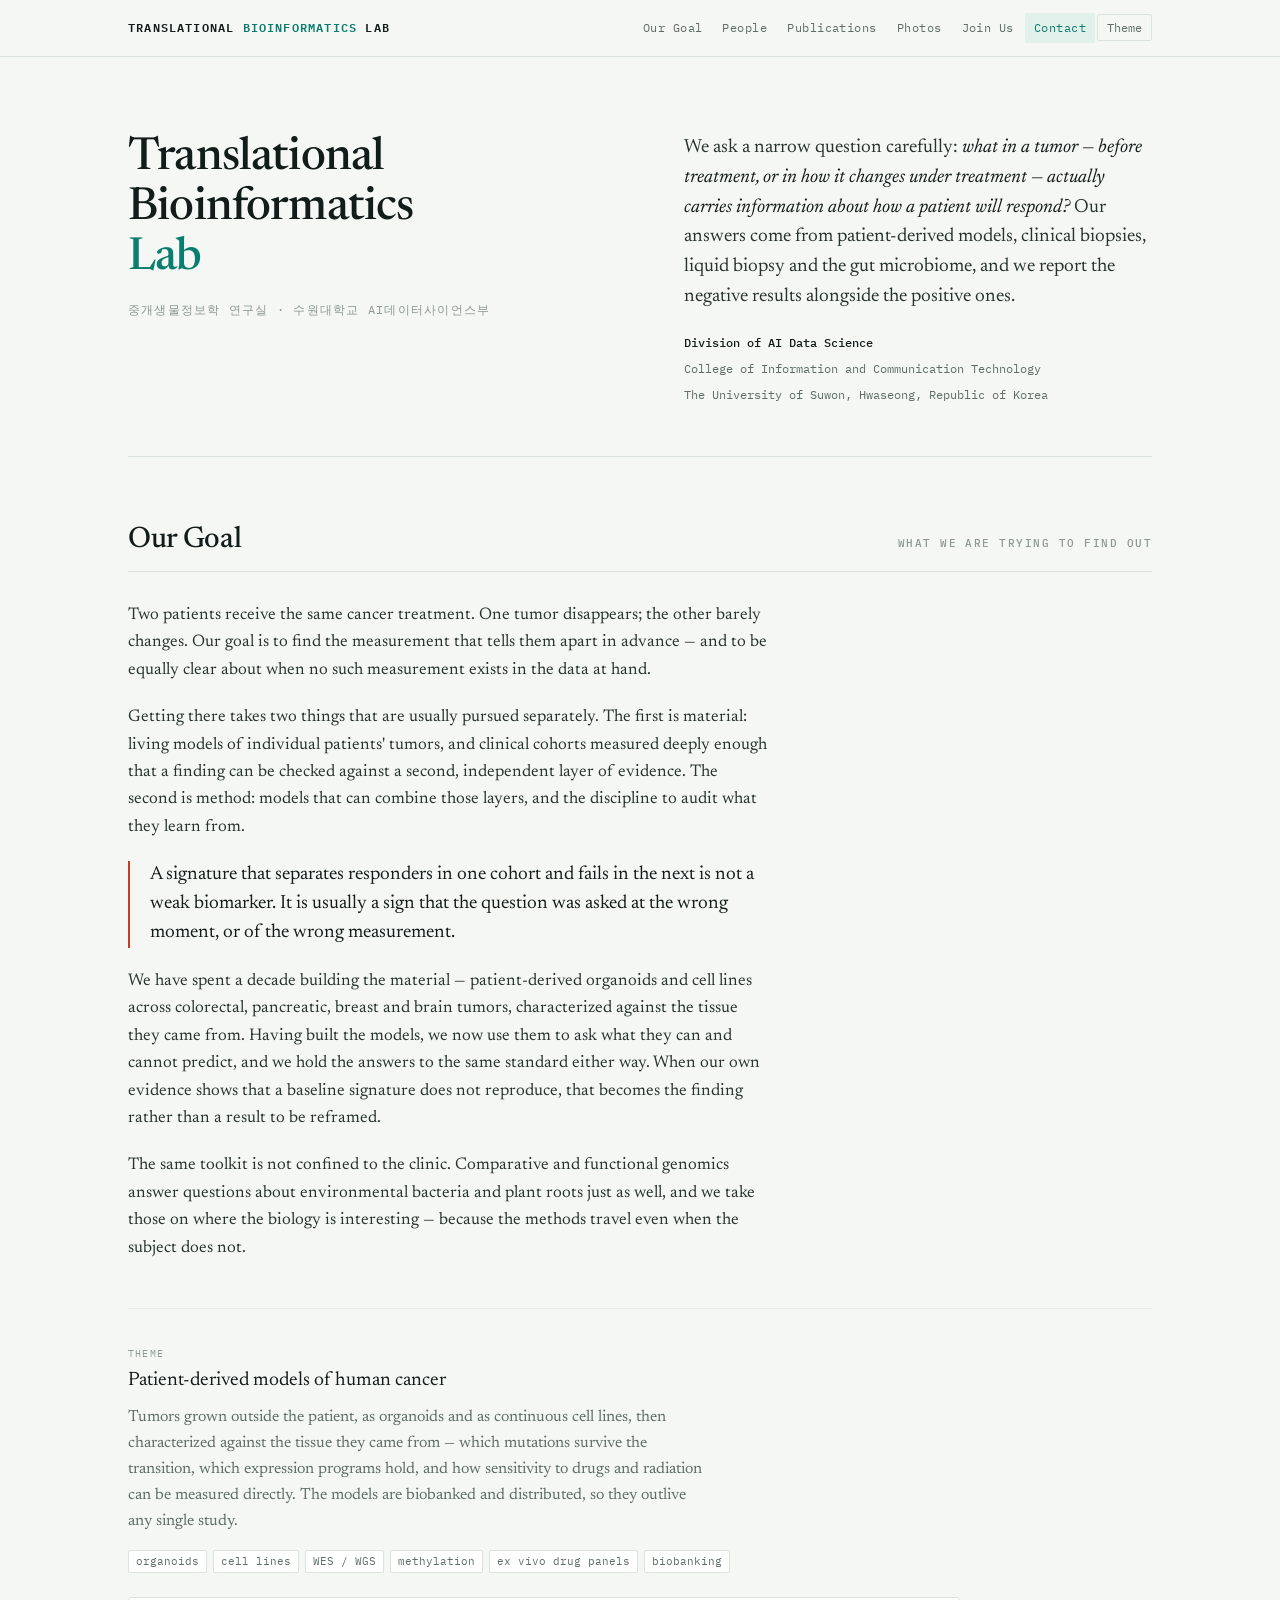
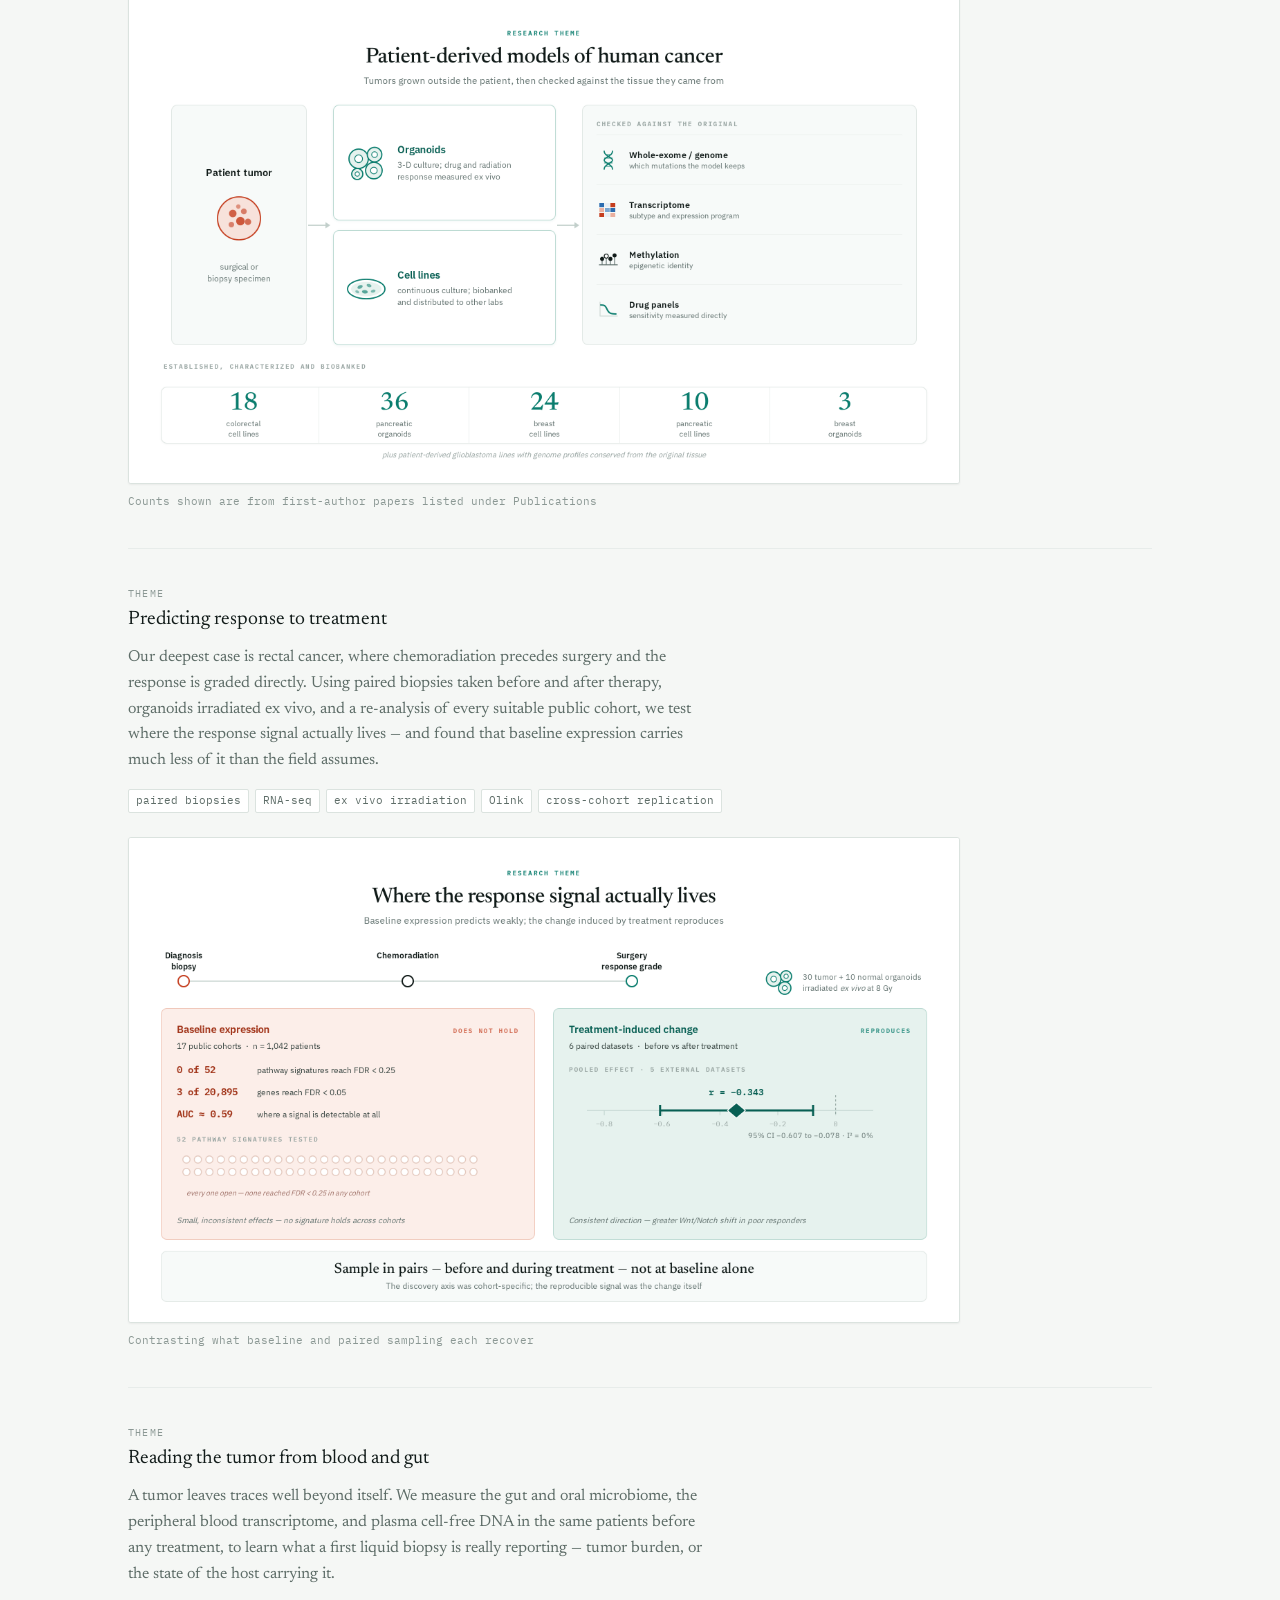
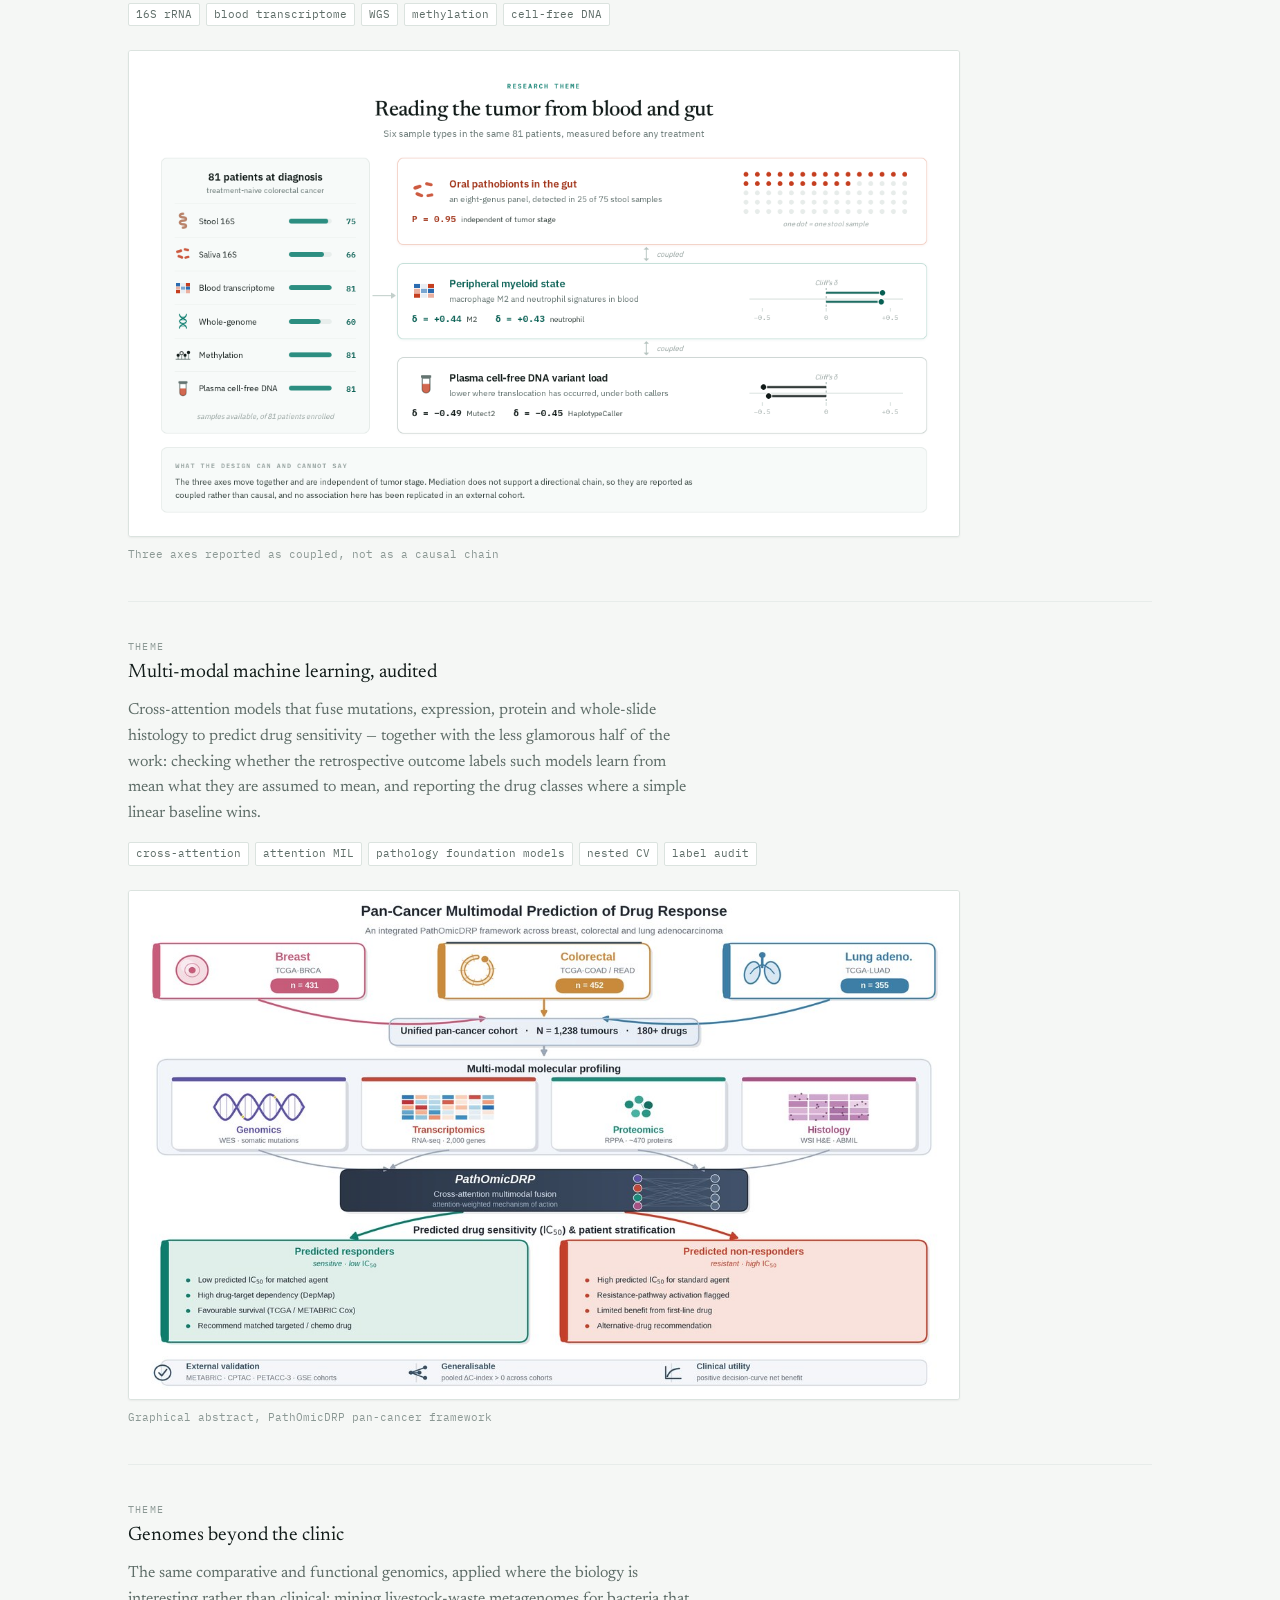
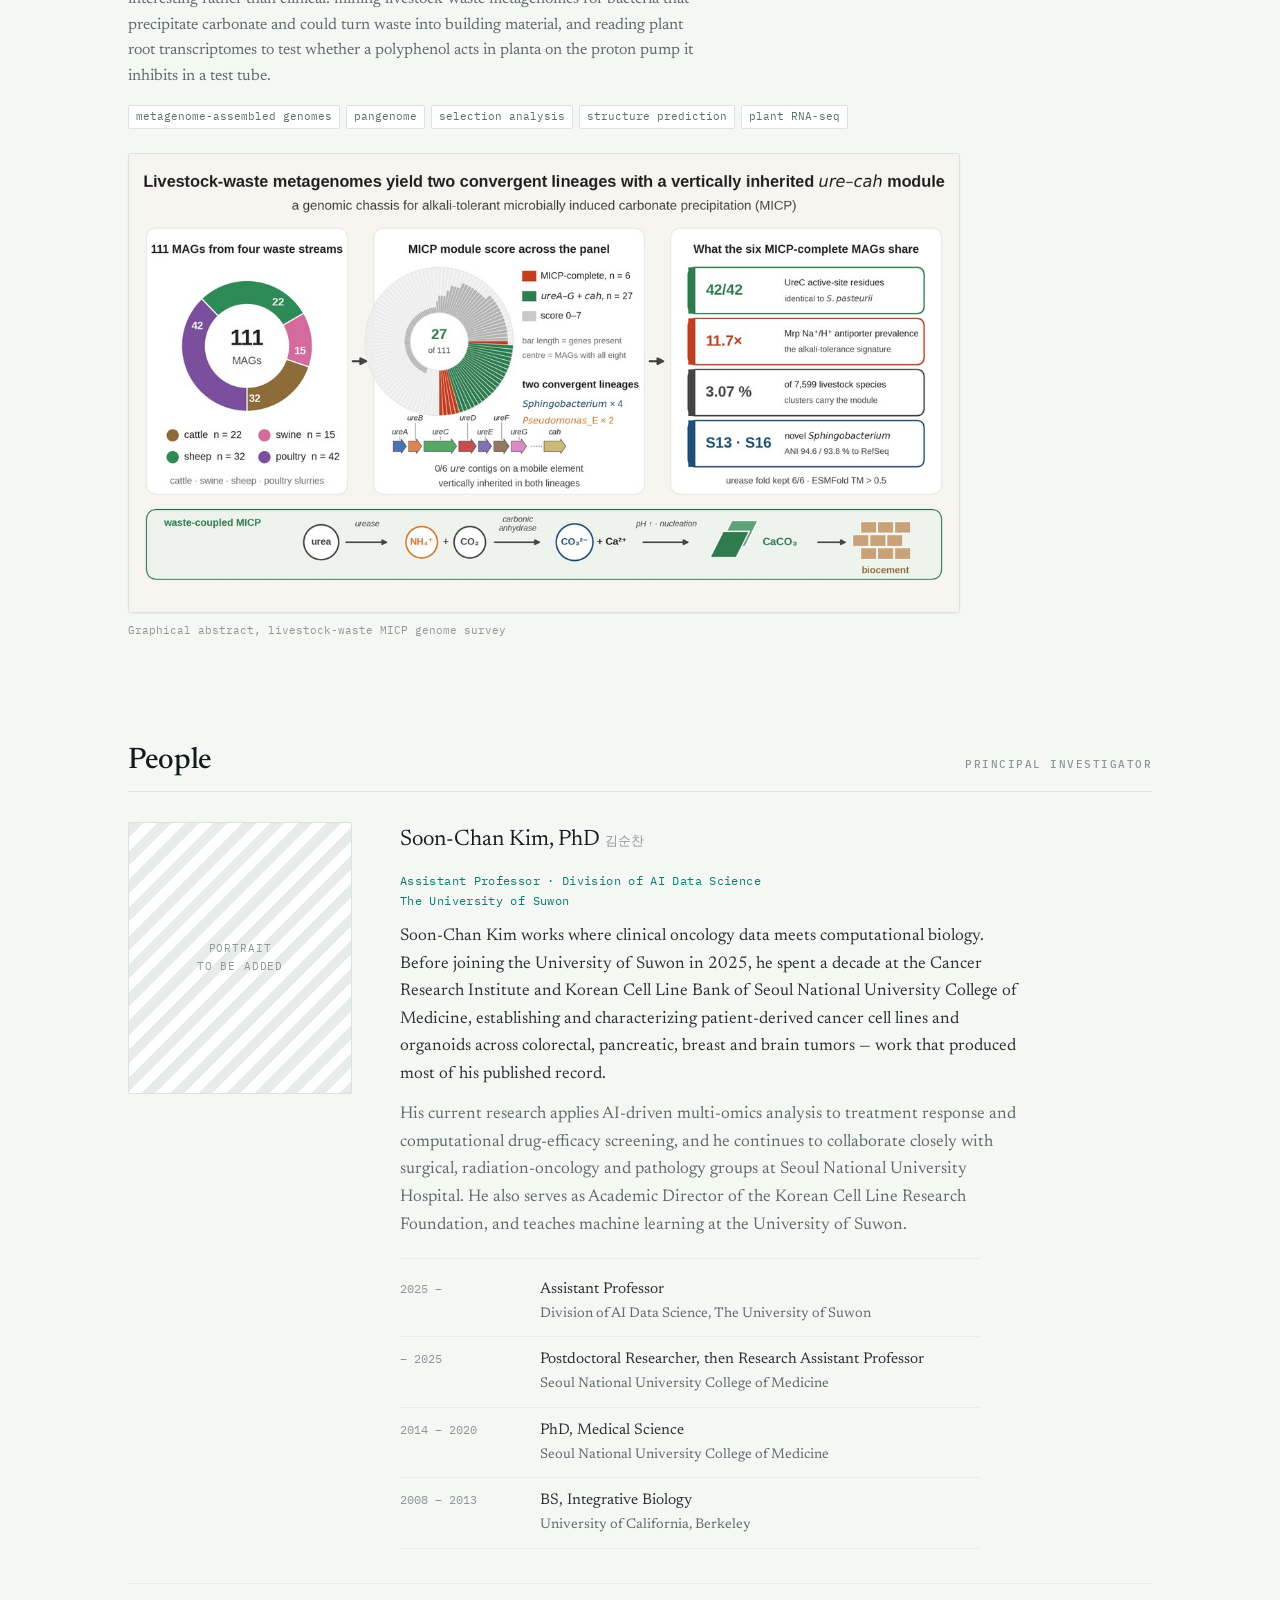
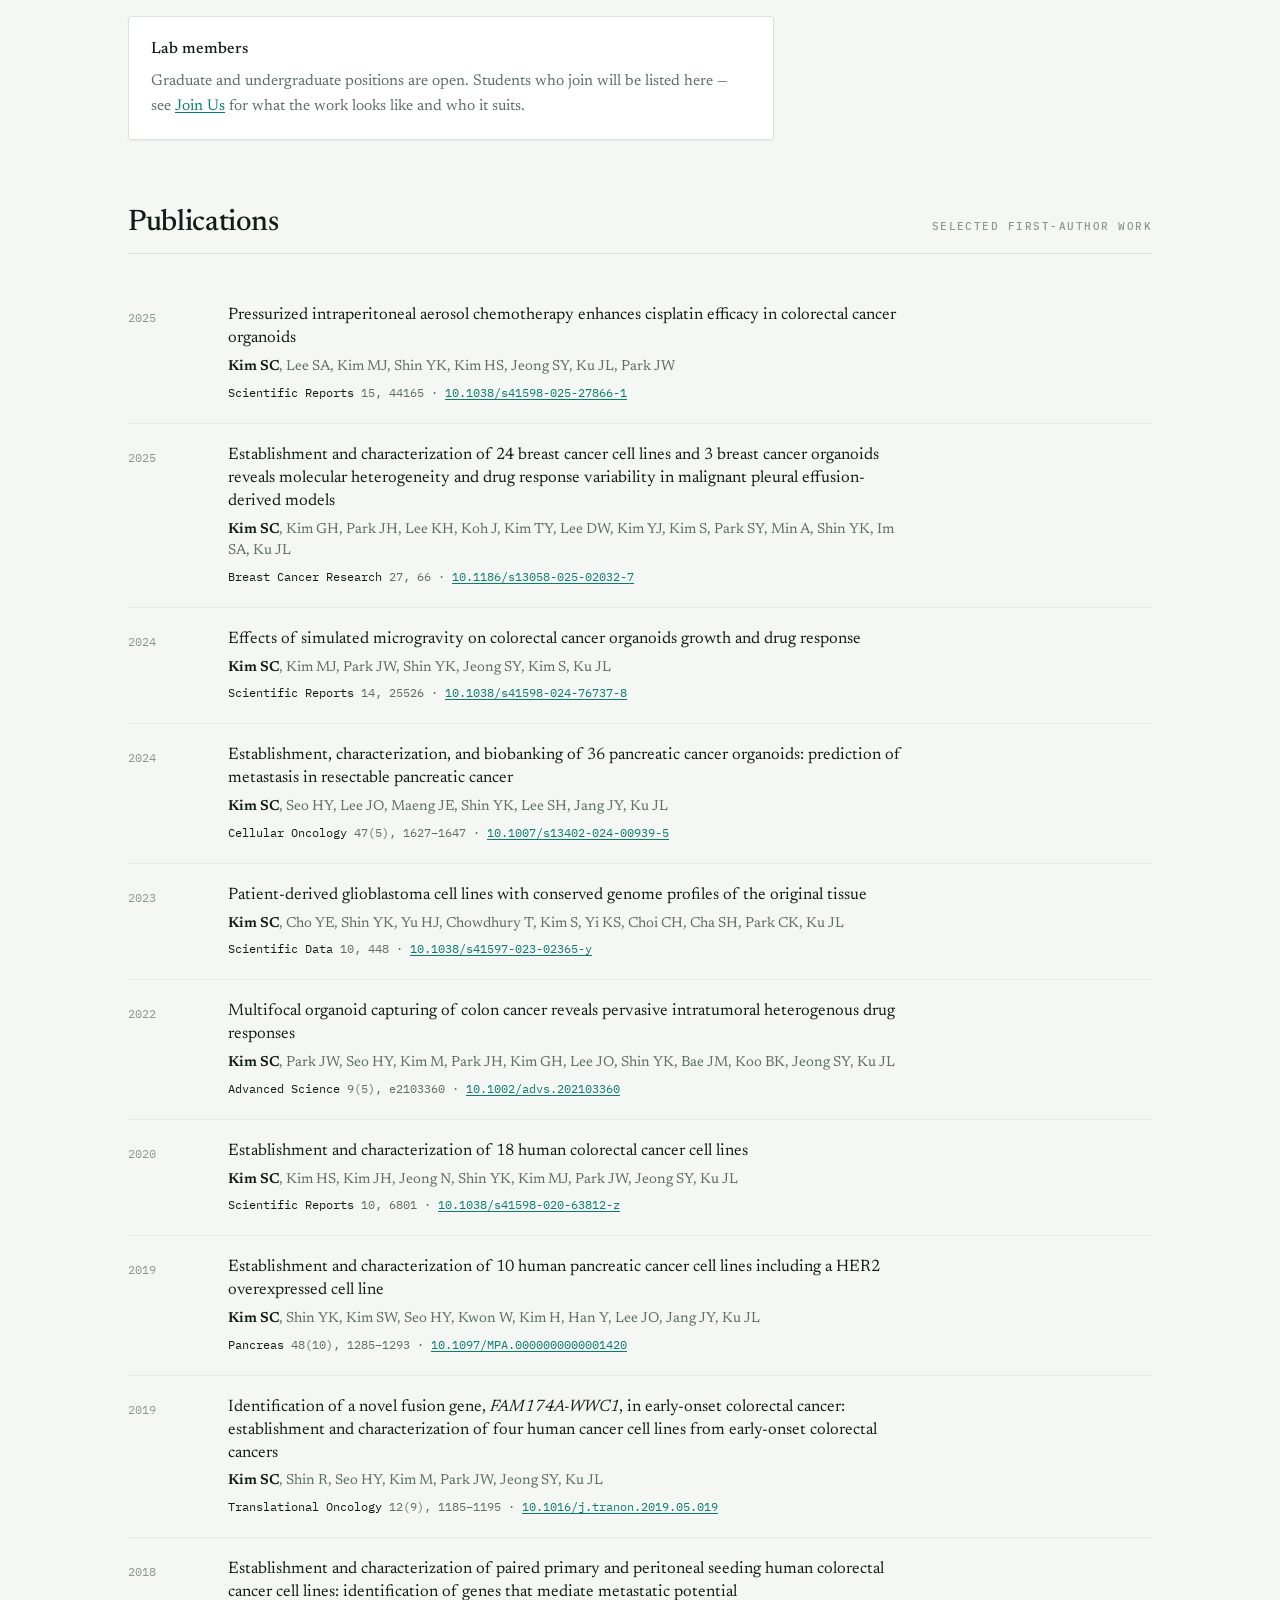
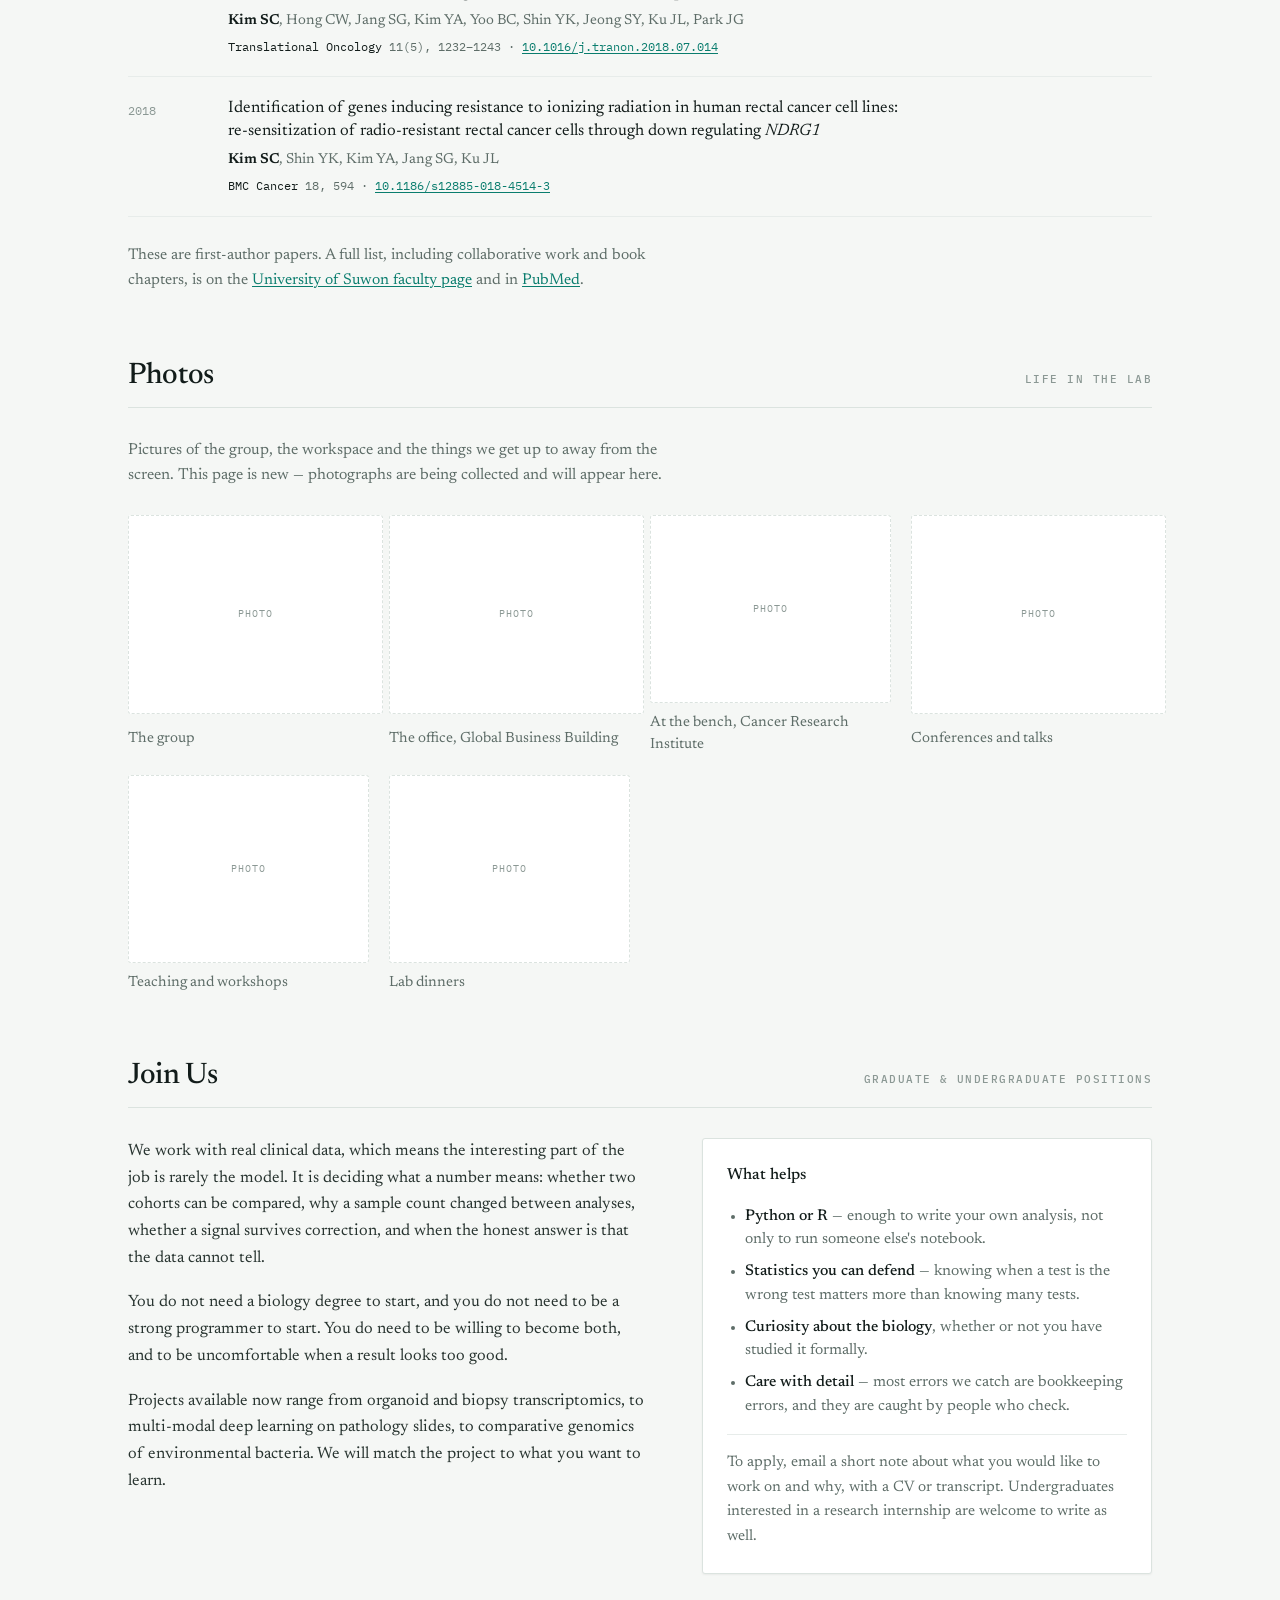
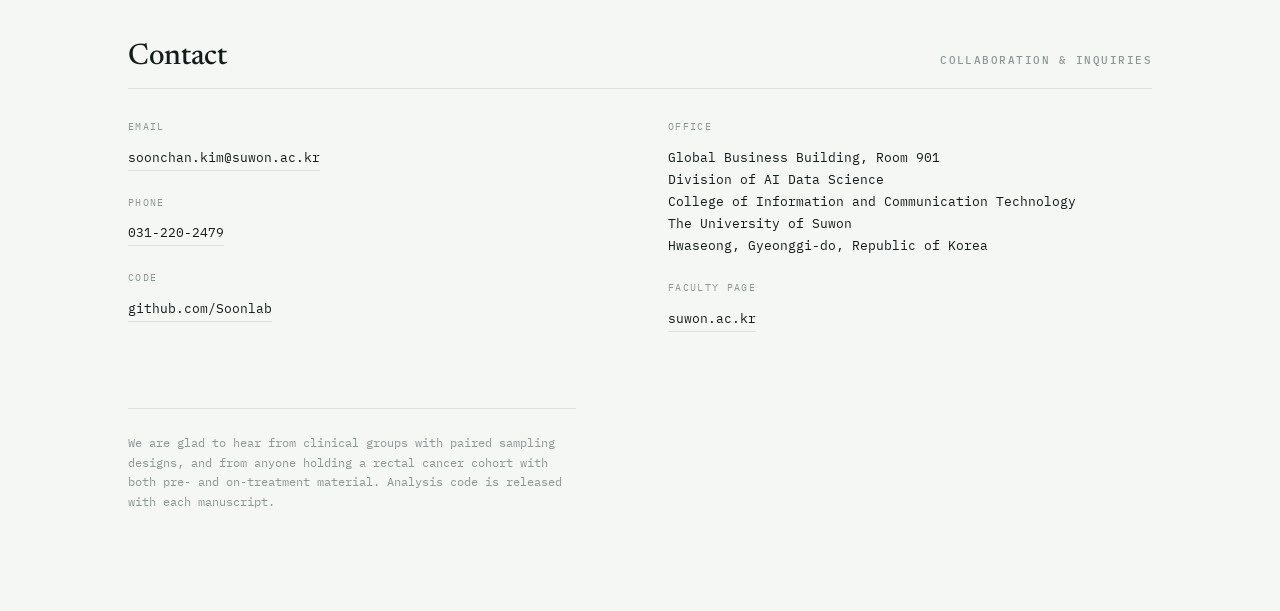
<file: index.html>
<!doctype html>
<html lang="en">
<head>
<meta charset="utf-8">
<meta name="viewport" content="width=device-width, initial-scale=1, viewport-fit=cover">
<meta name="description" content="Translational Bioinformatics Lab, The University of Suwon. Patient-derived cancer models, treatment-response multi-omics and multi-modal machine learning.">
<meta name="author" content="Soon-Chan Kim">
<link rel="canonical" href="https://soonlab.life/">
<meta property="og:type" content="website">
<meta property="og:url" content="https://soonlab.life/">
<meta property="og:site_name" content="Translational Bioinformatics Lab">
<meta property="og:title" content="Translational Bioinformatics Lab">
<meta property="og:description" content="What in a tumor actually carries information about how a patient will respond? Patient-derived models, multi-omics and machine learning at The University of Suwon.">
<meta property="og:image" content="https://soonlab.life/img/ga_models.png">
<meta name="twitter:card" content="summary_large_image">
<link rel="icon" href="favicon.svg" type="image/svg+xml">
<style>
  :root{color-scheme:light;padding-top:env(safe-area-inset-top,0px);padding-bottom:env(safe-area-inset-bottom,0px)}
  html{scroll-behavior:smooth}
  @media (prefers-reduced-motion:reduce){html{scroll-behavior:auto}}
  body{margin:0}
  img{max-width:100%}
  [hidden]{display:none!important}
</style>
<title>Translational Bioinformatics Lab</title>
<link rel="stylesheet" href="fonts/fonts.css">
<style>
  :root{
    --paper:#f5f7f5;
    --surface:#ffffff;
    --ink:#121c1a;
    --body:#27332f;
    --muted:#5e6d68;
    --faint:#8b9894;
    --rule:#dbe3df;
    --rule-soft:#e7ecea;
    --teal:#0a7d6e;
    --teal-soft:#e2f0ec;
    --coral:#c53e1f;
    --coral-soft:#fae9e3;
    --nav-bg:rgba(245,247,245,.92);
    --shadow:0 1px 2px rgba(18,28,26,.05);
    color-scheme:light;
  }
  @media (prefers-color-scheme: dark){
    :root:not([data-theme="light"]){
      --paper:#0b100f; --surface:#111a18; --ink:#e9efec; --body:#c3cfcb;
      --muted:#8fa09b; --faint:#6d7d79; --rule:#22302c; --rule-soft:#1a2523;
      --teal:#59c3ab; --teal-soft:#102924; --coral:#ef8163; --coral-soft:#2a1711;
      --nav-bg:rgba(11,16,15,.92); --shadow:none;
      color-scheme:dark;
    }
  }
  :root[data-theme="dark"]{
    --paper:#0b100f; --surface:#111a18; --ink:#e9efec; --body:#c3cfcb;
    --muted:#8fa09b; --faint:#6d7d79; --rule:#22302c; --rule-soft:#1a2523;
    --teal:#59c3ab; --teal-soft:#102924; --coral:#ef8163; --coral-soft:#2a1711;
    --nav-bg:rgba(11,16,15,.92); --shadow:none;
    color-scheme:dark;
  }

  body{
    background:var(--paper); color:var(--body);
    font-family:"Newsreader",Georgia,"Times New Roman",serif;
    font-size:17px; line-height:1.62;
    -webkit-font-smoothing:antialiased;
    padding-inline:24px;
  }
  .shell{max-width:64rem;margin:0 auto;padding-block:0 100px;}
  h1,h2,h3,h4{color:var(--ink);text-wrap:balance;margin:0;font-weight:500;}
  h1{font-size:clamp(2rem,5vw,2.85rem);line-height:1.1;letter-spacing:-.018em;}
  h2{font-size:clamp(1.5rem,3.4vw,1.85rem);line-height:1.2;letter-spacing:-.012em;}
  h3{font-size:1.2rem;line-height:1.3;letter-spacing:-.006em;}
  h4{font-size:1rem;}
  p{margin:0;}
  a{color:var(--teal);text-decoration-thickness:1px;text-underline-offset:2px;}
  a:focus-visible{outline:2px solid var(--teal);outline-offset:3px;border-radius:2px;}
  img{display:block;max-width:100%;}
  .mono{font-family:"IBM Plex Mono",ui-monospace,SFMono-Regular,Menlo,monospace;}
  .eyebrow{
    font-family:"IBM Plex Mono",ui-monospace,monospace;
    font-size:.66rem;letter-spacing:.14em;text-transform:uppercase;
    color:var(--faint);font-weight:500;
  }

  /* ---------------- nav ---------------- */
  .topbar{
    position:sticky; top:env(safe-area-inset-top,0px); z-index:30;
    background:var(--nav-bg);
    backdrop-filter:saturate(1.4) blur(8px);
    border-bottom:1px solid var(--rule);
    margin-inline:-24px; padding-inline:24px;
  }
  .topbar-inner{
    max-width:64rem;margin:0 auto;
    display:flex;align-items:center;gap:20px;
    min-height:56px;flex-wrap:wrap;
  }
  .wordmark{
    font-family:"IBM Plex Mono",ui-monospace,monospace;
    font-size:.74rem;letter-spacing:.1em;text-transform:uppercase;
    color:var(--ink);font-weight:600;text-decoration:none;white-space:nowrap;
  }
  .wordmark span{color:var(--teal);}
  nav.menu{display:flex;gap:2px;flex-wrap:wrap;margin-left:auto;align-items:center;}
  nav.menu a{
    font-family:"IBM Plex Mono",ui-monospace,monospace;
    font-size:.72rem;letter-spacing:.04em;
    color:var(--muted);text-decoration:none;
    padding:6px 9px;border-radius:2px;white-space:nowrap;
  }
  nav.menu a:hover{color:var(--ink);background:var(--rule-soft);}
  nav.menu a.active{color:var(--teal);background:var(--teal-soft);}
  .theme-toggle{
    font-family:"IBM Plex Mono",ui-monospace,monospace;
    font-size:.72rem;color:var(--muted);
    background:none;border:1px solid var(--rule);border-radius:2px;
    padding:5px 9px;cursor:pointer;
  }
  .theme-toggle:hover{color:var(--teal);border-color:var(--teal);}

  /* ---------------- hero ---------------- */
  header.hero{padding-block:76px 52px;border-bottom:1px solid var(--rule);}
  .hero-grid{display:grid;gap:34px;}
  @media (min-width:860px){
    .hero-grid{grid-template-columns:minmax(0,1.05fr) minmax(0,1fr);gap:64px;align-items:start;}
  }
  .hero h1 span{display:block;color:var(--teal);}
  .hangul{
    font-family:"IBM Plex Mono",ui-monospace,monospace;
    font-size:.78rem;letter-spacing:.1em;color:var(--faint);padding-top:16px;
  }
  .lead{font-size:1.2rem;line-height:1.55;color:var(--body);max-width:52ch;}
  .lead em{font-style:italic;color:var(--ink);}
  .hero-meta{
    display:grid;gap:8px;padding-top:22px;
    font-family:"IBM Plex Mono",ui-monospace,monospace;
    font-size:.76rem;line-height:1.5;color:var(--muted);
  }
  .hero-meta .where{color:var(--ink);font-weight:500;}

  /* ---------------- sections ---------------- */
  section{padding-block:66px 0;scroll-margin-top:72px;}
  .sec-head{
    display:flex;align-items:baseline;justify-content:space-between;
    gap:14px;flex-wrap:wrap;
    border-bottom:1px solid var(--rule);padding-bottom:12px;margin-bottom:30px;
  }

  /* ---------------- goal ---------------- */
  .goal-prose{display:grid;gap:20px;max-width:64ch;}
  .goal-prose p{font-size:1.06rem;}
  .goal-prose .pull{
    font-size:1.2rem;line-height:1.5;color:var(--ink);
    border-left:2px solid var(--coral);padding-left:20px;
  }
  .themes{display:grid;gap:0;padding-top:46px;}
  .theme{
    display:grid;gap:24px;
    padding-block:38px;border-top:1px solid var(--rule-soft);
  }
  .theme-label{color:var(--ink);font-size:1.22rem;line-height:1.32;padding-bottom:12px;}
  .theme-label .idx{
    display:block;font-family:"IBM Plex Mono",ui-monospace,monospace;
    font-size:.63rem;letter-spacing:.12em;color:var(--faint);
    text-transform:uppercase;padding-bottom:7px;
  }
  .theme p{color:var(--muted);max-width:64ch;font-size:1rem;}
  .tags{display:flex;flex-wrap:wrap;gap:6px;padding-top:15px;}
  .tag{
    font-family:"IBM Plex Mono",ui-monospace,monospace;
    font-size:.68rem;color:var(--muted);
    border:1px solid var(--rule);border-radius:2px;
    padding:2px 7px;background:var(--surface);
  }
  figure.theme-fig{margin:0;display:grid;gap:9px;max-width:52rem;}
  figure.theme-fig button{
    display:block;width:100%;padding:0;cursor:zoom-in;
    border:1px solid var(--rule);border-radius:3px;background:#fff;
    box-shadow:var(--shadow);
  }
  figure.theme-fig button:hover{border-color:var(--teal);}
  figure.theme-fig img{width:100%;height:auto;border-radius:2px;}
  figure.theme-fig figcaption{
    font-family:"IBM Plex Mono",ui-monospace,monospace;
    font-size:.69rem;line-height:1.55;color:var(--faint);
  }

  /* ---------------- people ---------------- */
  .person{
    display:grid;grid-template-columns:minmax(0,1fr);gap:26px;
    padding-bottom:34px;border-bottom:1px solid var(--rule-soft);
  }
  @media (min-width:800px){
    .person{grid-template-columns:14rem minmax(0,1fr);gap:48px;}
  }
  .portrait{
    aspect-ratio:4/5;max-width:100%;
    background:
      repeating-linear-gradient(135deg,var(--rule-soft) 0 10px,transparent 10px 20px),
      var(--surface);
    border:1px solid var(--rule);border-radius:2px;
    display:grid;place-items:center;text-align:center;padding:16px;
  }
  .portrait span{
    font-family:"IBM Plex Mono",ui-monospace,monospace;
    font-size:.66rem;letter-spacing:.08em;color:var(--faint);text-transform:uppercase;line-height:1.7;
  }
  .person-body{display:grid;gap:13px;}
  .person-body .pname{font-size:1.4rem;color:var(--ink);}
  .person-body .ptitle{
    font-family:"IBM Plex Mono",ui-monospace,monospace;
    font-size:.76rem;color:var(--teal);letter-spacing:.03em;line-height:1.6;
  }
  .person-body p{max-width:62ch;color:var(--muted);}
  .person-body p.bio{color:var(--body);}
  .cv{
    display:grid;gap:0;padding-top:8px;max-width:58ch;
    border-top:1px solid var(--rule-soft);margin-top:6px;
  }
  .cv-row{
    display:grid;grid-template-columns:minmax(0,1fr);gap:2px;
    padding-block:11px;border-bottom:1px solid var(--rule-soft);
  }
  @media (min-width:560px){
    .cv-row{grid-template-columns:7.5rem minmax(0,1fr);gap:20px;align-items:baseline;}
  }
  .cv-row .yr{
    font-family:"IBM Plex Mono",ui-monospace,monospace;
    font-size:.73rem;color:var(--faint);font-variant-numeric:tabular-nums;
  }
  .cv-row .what{font-size:.96rem;color:var(--body);}
  .cv-row .what small{display:block;color:var(--muted);font-size:.87rem;}
  .roster-note{
    margin-top:32px;padding:20px 22px;
    background:var(--surface);border:1px solid var(--rule);border-radius:3px;
    box-shadow:var(--shadow);max-width:60ch;
  }
  .roster-note p{color:var(--muted);font-size:.97rem;}
  .roster-note h4{padding-bottom:6px;}

  /* ---------------- publications ---------------- */
  .pub{
    display:grid;grid-template-columns:minmax(0,1fr);gap:6px;
    padding-block:20px;border-bottom:1px solid var(--rule-soft);
  }
  @media (min-width:800px){
    .pub{grid-template-columns:4.5rem minmax(0,1fr);gap:28px;}
  }
  .pub .yr{
    font-family:"IBM Plex Mono",ui-monospace,monospace;
    font-size:.78rem;color:var(--faint);font-variant-numeric:tabular-nums;
    padding-top:3px;
  }
  .pub-body{display:grid;gap:6px;max-width:68ch;}
  .pub-body .t{font-size:1.04rem;color:var(--ink);line-height:1.38;}
  .pub-body .authors{color:var(--muted);font-size:.9rem;line-height:1.5;}
  .pub-body .authors b{color:var(--ink);font-weight:600;}
  .pub-body .venue{
    font-family:"IBM Plex Mono",ui-monospace,monospace;
    font-size:.73rem;color:var(--muted);
  }
  .pub-body .venue em{font-style:normal;color:var(--ink);}
  .pub-note{
    padding-top:26px;max-width:62ch;color:var(--muted);font-size:.97rem;
  }

  /* ---------------- photos ---------------- */
  .photo-intro{max-width:60ch;color:var(--muted);padding-bottom:26px;font-size:.99rem;}
  .gallery{
    display:grid;gap:20px;
    grid-template-columns:repeat(auto-fill,minmax(230px,1fr));
  }
  figure.slot{margin:0;display:grid;gap:9px;}
  .frame{
    aspect-ratio:4/3;border:1px dashed var(--rule);border-radius:3px;
    background:var(--surface);
    display:grid;place-items:center;text-align:center;padding:14px;
  }
  .frame span{
    font-family:"IBM Plex Mono",ui-monospace,monospace;
    font-size:.64rem;letter-spacing:.1em;text-transform:uppercase;color:var(--faint);
  }
  figure.slot figcaption{font-size:.92rem;color:var(--muted);line-height:1.45;}

  .lightbox{
    position:fixed;inset:0;z-index:60;
    background:rgba(8,14,13,.9);
    display:grid;place-items:center;padding:24px;
  }
  .lightbox img{max-width:min(96vw,1100px);max-height:84vh;width:auto;border-radius:3px;background:#fff;}
  .lightbox .close{
    position:absolute;top:16px;right:16px;
    font-family:"IBM Plex Mono",ui-monospace,monospace;font-size:.72rem;
    color:#e9efec;background:rgba(255,255,255,.1);
    border:1px solid rgba(255,255,255,.3);border-radius:2px;
    padding:6px 11px;cursor:pointer;letter-spacing:.06em;
  }
  .lightbox .cap{
    position:absolute;bottom:18px;left:0;right:0;text-align:center;
    font-family:"IBM Plex Mono",ui-monospace,monospace;
    font-size:.72rem;color:#c3cfcb;padding-inline:24px;
  }

  /* ---------------- join ---------------- */
  .join-grid{display:grid;gap:34px;}
  @media (min-width:840px){.join-grid{grid-template-columns:minmax(0,1.15fr) minmax(0,1fr);gap:56px;align-items:start;}}
  .join-prose{display:grid;gap:18px;max-width:60ch;}
  .join-prose p{font-size:1.03rem;}
  .looking{
    background:var(--surface);border:1px solid var(--rule);border-radius:3px;
    padding:24px;display:grid;gap:16px;box-shadow:var(--shadow);
  }
  .looking ul{margin:0;padding-left:18px;display:grid;gap:9px;}
  .looking li{color:var(--muted);font-size:.97rem;line-height:1.5;}
  .looking li b{color:var(--ink);font-weight:500;}
  .apply{
    border-top:1px solid var(--rule-soft);padding-top:16px;
    font-size:.95rem;color:var(--muted);
  }

  /* ---------------- contact ---------------- */
  .contact-grid{display:grid;gap:32px;}
  @media (min-width:760px){.contact-grid{grid-template-columns:repeat(2,minmax(0,1fr));gap:56px;}}
  .cblock{display:grid;gap:10px;align-content:start;}
  .cblock .clabel{
    font-family:"IBM Plex Mono",ui-monospace,monospace;
    font-size:.64rem;letter-spacing:.13em;text-transform:uppercase;color:var(--faint);
  }
  .cblock a,.cblock address,.cblock .plain{
    font-family:"IBM Plex Mono",ui-monospace,monospace;
    font-size:.84rem;font-style:normal;line-height:1.65;color:var(--ink);
    text-decoration:none;width:fit-content;
  }
  .cblock a{border-bottom:1px solid var(--rule);padding-bottom:2px;}
  .cblock a:hover{color:var(--teal);border-bottom-color:var(--teal);}
  footer{
    margin-top:76px;padding-top:24px;border-top:1px solid var(--rule);
    font-family:"IBM Plex Mono",ui-monospace,monospace;
    font-size:.72rem;color:var(--faint);line-height:1.7;max-width:64ch;
  }
  @media (prefers-reduced-motion:reduce){*{animation:none!important;transition:none!important;}}
</style>
</head>
<body>

<div class="topbar">
  <div class="topbar-inner">
    <a class="wordmark" href="#top">Translational <span>Bioinformatics</span> Lab</a>
    <nav class="menu" id="menu">
      <a href="#goal">Our Goal</a>
      <a href="#people">People</a>
      <a href="#publications">Publications</a>
      <a href="#photos">Photos</a>
      <a href="#join">Join Us</a>
      <a href="#contact">Contact</a>
      <button class="theme-toggle" id="theme-toggle" type="button" aria-label="Switch color theme">Theme</button>
    </nav>
  </div>
</div>

<div class="shell" id="top">

  <header class="hero">
    <div class="hero-grid">
      <div>
        <h1>Translational<br>Bioinformatics <span>Lab</span></h1>
        <div class="hangul">중개생물정보학 연구실 · 수원대학교 AI데이터사이언스부</div>
      </div>
      <div>
        <p class="lead">We ask a narrow question carefully: <em>what in a tumor — before treatment, or in how it changes under treatment — actually carries information about how a patient will respond?</em> Our answers come from patient-derived models, clinical biopsies, liquid biopsy and the gut microbiome, and we report the negative results alongside the positive ones.</p>
        <div class="hero-meta">
          <span class="where">Division of AI Data Science</span>
          <span>College of Information and Communication Technology</span>
          <span>The University of Suwon, Hwaseong, Republic of Korea</span>
        </div>
      </div>
    </div>
  </header>

  <!-- ============ OUR GOAL ============ -->
  <section id="goal">
    <div class="sec-head">
      <h2>Our Goal</h2>
      <span class="eyebrow">What we are trying to find out</span>
    </div>

    <div class="goal-prose">
      <p>Two patients receive the same cancer treatment. One tumor disappears; the other barely changes. Our goal is to find the measurement that tells them apart in advance — and to be equally clear about when no such measurement exists in the data at hand.</p>

      <p>Getting there takes two things that are usually pursued separately. The first is material: living models of individual patients' tumors, and clinical cohorts measured deeply enough that a finding can be checked against a second, independent layer of evidence. The second is method: models that can combine those layers, and the discipline to audit what they learn from.</p>

      <p class="pull">A signature that separates responders in one cohort and fails in the next is not a weak biomarker. It is usually a sign that the question was asked at the wrong moment, or of the wrong measurement.</p>

      <p>We have spent a decade building the material — patient-derived organoids and cell lines across colorectal, pancreatic, breast and brain tumors, characterized against the tissue they came from. Having built the models, we now use them to ask what they can and cannot predict, and we hold the answers to the same standard either way. When our own evidence shows that a baseline signature does not reproduce, that becomes the finding rather than a result to be reframed.</p>

      <p>The same toolkit is not confined to the clinic. Comparative and functional genomics answer questions about environmental bacteria and plant roots just as well, and we take those on where the biology is interesting — because the methods travel even when the subject does not.</p>
    </div>

    <div class="themes">
      <article class="theme">
        <div>
          <div class="theme-label"><span class="idx">Theme</span>Patient-derived models of human cancer</div>
          <p>Tumors grown outside the patient, as organoids and as continuous cell lines, then characterized against the tissue they came from — which mutations survive the transition, which expression programs hold, and how sensitivity to drugs and radiation can be measured directly. The models are biobanked and distributed, so they outlive any single study.</p>
          <div class="tags"><span class="tag">organoids</span><span class="tag">cell lines</span><span class="tag">WES / WGS</span><span class="tag">methylation</span><span class="tag">ex vivo drug panels</span><span class="tag">biobanking</span></div>
        </div>
        <figure class="theme-fig">
          <button type="button" data-full="img/ga_models.png" data-cap="Patient-derived models of human cancer: organoids and cell lines characterized against the original tumor">
            <img src="img/ga_models.png" alt="Diagram: patient tumor giving rise to organoids and cell lines, each characterized by sequencing, methylation and drug panels" loading="lazy">
          </button>
          <figcaption>Counts shown are from first-author papers listed under Publications</figcaption>
        </figure>
      </article>

      <article class="theme">
        <div>
          <div class="theme-label"><span class="idx">Theme</span>Predicting response to treatment</div>
          <p>Our deepest case is rectal cancer, where chemoradiation precedes surgery and the response is graded directly. Using paired biopsies taken before and after therapy, organoids irradiated ex vivo, and a re-analysis of every suitable public cohort, we test where the response signal actually lives — and found that baseline expression carries much less of it than the field assumes.</p>
          <div class="tags"><span class="tag">paired biopsies</span><span class="tag">RNA-seq</span><span class="tag">ex vivo irradiation</span><span class="tag">Olink</span><span class="tag">cross-cohort replication</span></div>
        </div>
        <figure class="theme-fig">
          <button type="button" data-full="img/ga_response.png" data-cap="Where the response signal lives: baseline expression versus treatment-induced change">
            <img src="img/ga_response.png" alt="Diagram contrasting a weak baseline expression signal across 17 cohorts with a reproducible treatment-induced change across 6 paired datasets" loading="lazy">
          </button>
          <figcaption>Contrasting what baseline and paired sampling each recover</figcaption>
        </figure>
      </article>

      <article class="theme">
        <div>
          <div class="theme-label"><span class="idx">Theme</span>Reading the tumor from blood and gut</div>
          <p>A tumor leaves traces well beyond itself. We measure the gut and oral microbiome, the peripheral blood transcriptome, and plasma cell-free DNA in the same patients before any treatment, to learn what a first liquid biopsy is really reporting — tumor burden, or the state of the host carrying it.</p>
          <div class="tags"><span class="tag">16S rRNA</span><span class="tag">blood transcriptome</span><span class="tag">WGS</span><span class="tag">methylation</span><span class="tag">cell-free DNA</span></div>
        </div>
        <figure class="theme-fig">
          <button type="button" data-full="img/ga_bloodgut.png" data-cap="Six sample types in the same treatment-naive patients, and the three coupled axes they reveal">
            <img src="img/ga_bloodgut.png" alt="Diagram of six sample types feeding three coupled axes: oral pathobionts in the gut, peripheral myeloid state, and plasma cell-free DNA variant load" loading="lazy">
          </button>
          <figcaption>Three axes reported as coupled, not as a causal chain</figcaption>
        </figure>
      </article>

      <article class="theme">
        <div>
          <div class="theme-label"><span class="idx">Theme</span>Multi-modal machine learning, audited</div>
          <p>Cross-attention models that fuse mutations, expression, protein and whole-slide histology to predict drug sensitivity — together with the less glamorous half of the work: checking whether the retrospective outcome labels such models learn from mean what they are assumed to mean, and reporting the drug classes where a simple linear baseline wins.</p>
          <div class="tags"><span class="tag">cross-attention</span><span class="tag">attention MIL</span><span class="tag">pathology foundation models</span><span class="tag">nested CV</span><span class="tag">label audit</span></div>
        </div>
        <figure class="theme-fig">
          <button type="button" data-full="img/ga_dp.jpg" data-cap="PathOmicDRP: cross-attention fusion of four modalities across a pan-cancer cohort">
            <img src="img/ga_dp.jpg" alt="Graphical abstract of the PathOmicDRP framework across breast, colorectal and lung adenocarcinoma cohorts" loading="lazy">
          </button>
          <figcaption>Graphical abstract, PathOmicDRP pan-cancer framework</figcaption>
        </figure>
      </article>

      <article class="theme">
        <div>
          <div class="theme-label"><span class="idx">Theme</span>Genomes beyond the clinic</div>
          <p>The same comparative and functional genomics, applied where the biology is interesting rather than clinical: mining livestock-waste metagenomes for bacteria that precipitate carbonate and could turn waste into building material, and reading plant root transcriptomes to test whether a polyphenol acts in planta on the proton pump it inhibits in a test tube.</p>
          <div class="tags"><span class="tag">metagenome-assembled genomes</span><span class="tag">pangenome</span><span class="tag">selection analysis</span><span class="tag">structure prediction</span><span class="tag">plant RNA-seq</span></div>
        </div>
        <figure class="theme-fig">
          <button type="button" data-full="img/ga_up.jpg" data-cap="Livestock-waste metagenomes yield two convergent lineages with a vertically inherited ure–cah module">
            <img src="img/ga_up.jpg" alt="Graphical abstract showing 111 metagenome-assembled genomes from four waste streams and the six carrying a complete carbonate-precipitation module" loading="lazy">
          </button>
          <figcaption>Graphical abstract, livestock-waste MICP genome survey</figcaption>
        </figure>
      </article>
    </div>
  </section>

  <!-- ============ PEOPLE ============ -->
  <section id="people">
    <div class="sec-head">
      <h2>People</h2>
      <span class="eyebrow">Principal investigator</span>
    </div>

    <div class="person">
      <div class="portrait"><span>Portrait<br>to be added</span></div>
      <div class="person-body">
        <div class="pname">Soon-Chan Kim, PhD <span class="mono" style="font-size:.8rem;color:var(--faint);">김순찬</span></div>
        <div class="ptitle">Assistant Professor · Division of AI Data Science<br>The University of Suwon</div>
        <p class="bio">Soon-Chan Kim works where clinical oncology data meets computational biology. Before joining the University of Suwon in 2025, he spent a decade at the Cancer Research Institute and Korean Cell Line Bank of Seoul National University College of Medicine, establishing and characterizing patient-derived cancer cell lines and organoids across colorectal, pancreatic, breast and brain tumors — work that produced most of his published record.</p>
        <p>His current research applies AI-driven multi-omics analysis to treatment response and computational drug-efficacy screening, and he continues to collaborate closely with surgical, radiation-oncology and pathology groups at Seoul National University Hospital. He also serves as Academic Director of the Korean Cell Line Research Foundation, and teaches machine learning at the University of Suwon.</p>

        <div class="cv">
          <div class="cv-row"><span class="yr">2025 –</span><span class="what">Assistant Professor<small>Division of AI Data Science, The University of Suwon</small></span></div>
          <div class="cv-row"><span class="yr">– 2025</span><span class="what">Postdoctoral Researcher, then Research Assistant Professor<small>Seoul National University College of Medicine</small></span></div>
          <div class="cv-row"><span class="yr">2014 – 2020</span><span class="what">PhD, Medical Science<small>Seoul National University College of Medicine</small></span></div>
          <div class="cv-row"><span class="yr">2008 – 2013</span><span class="what">BS, Integrative Biology<small>University of California, Berkeley</small></span></div>
        </div>
      </div>
    </div>

    <div class="roster-note">
      <h4>Lab members</h4>
      <p>Graduate and undergraduate positions are open. Students who join will be listed here — see <a href="#join">Join Us</a> for what the work looks like and who it suits.</p>
    </div>
  </section>

  <!-- ============ PUBLICATIONS ============ -->
  <section id="publications">
    <div class="sec-head">
      <h2>Publications</h2>
      <span class="eyebrow">Selected first-author work</span>
    </div>

    <div class="pub">
      <span class="yr">2025</span>
      <div class="pub-body">
        <div class="t">Pressurized intraperitoneal aerosol chemotherapy enhances cisplatin efficacy in colorectal cancer organoids</div>
        <p class="authors"><b>Kim SC</b>, Lee SA, Kim MJ, Shin YK, Kim HS, Jeong SY, Ku JL, Park JW</p>
        <p class="venue"><em>Scientific Reports</em> 15, 44165 · <a href="https://doi.org/10.1038/s41598-025-27866-1">10.1038/s41598-025-27866-1</a></p>
      </div>
    </div>

    <div class="pub">
      <span class="yr">2025</span>
      <div class="pub-body">
        <div class="t">Establishment and characterization of 24 breast cancer cell lines and 3 breast cancer organoids reveals molecular heterogeneity and drug response variability in malignant pleural effusion-derived models</div>
        <p class="authors"><b>Kim SC</b>, Kim GH, Park JH, Lee KH, Koh J, Kim TY, Lee DW, Kim YJ, Kim S, Park SY, Min A, Shin YK, Im SA, Ku JL</p>
        <p class="venue"><em>Breast Cancer Research</em> 27, 66 · <a href="https://doi.org/10.1186/s13058-025-02032-7">10.1186/s13058-025-02032-7</a></p>
      </div>
    </div>

    <div class="pub">
      <span class="yr">2024</span>
      <div class="pub-body">
        <div class="t">Effects of simulated microgravity on colorectal cancer organoids growth and drug response</div>
        <p class="authors"><b>Kim SC</b>, Kim MJ, Park JW, Shin YK, Jeong SY, Kim S, Ku JL</p>
        <p class="venue"><em>Scientific Reports</em> 14, 25526 · <a href="https://doi.org/10.1038/s41598-024-76737-8">10.1038/s41598-024-76737-8</a></p>
      </div>
    </div>

    <div class="pub">
      <span class="yr">2024</span>
      <div class="pub-body">
        <div class="t">Establishment, characterization, and biobanking of 36 pancreatic cancer organoids: prediction of metastasis in resectable pancreatic cancer</div>
        <p class="authors"><b>Kim SC</b>, Seo HY, Lee JO, Maeng JE, Shin YK, Lee SH, Jang JY, Ku JL</p>
        <p class="venue"><em>Cellular Oncology</em> 47(5), 1627–1647 · <a href="https://doi.org/10.1007/s13402-024-00939-5">10.1007/s13402-024-00939-5</a></p>
      </div>
    </div>

    <div class="pub">
      <span class="yr">2023</span>
      <div class="pub-body">
        <div class="t">Patient-derived glioblastoma cell lines with conserved genome profiles of the original tissue</div>
        <p class="authors"><b>Kim SC</b>, Cho YE, Shin YK, Yu HJ, Chowdhury T, Kim S, Yi KS, Choi CH, Cha SH, Park CK, Ku JL</p>
        <p class="venue"><em>Scientific Data</em> 10, 448 · <a href="https://doi.org/10.1038/s41597-023-02365-y">10.1038/s41597-023-02365-y</a></p>
      </div>
    </div>

    <div class="pub">
      <span class="yr">2022</span>
      <div class="pub-body">
        <div class="t">Multifocal organoid capturing of colon cancer reveals pervasive intratumoral heterogenous drug responses</div>
        <p class="authors"><b>Kim SC</b>, Park JW, Seo HY, Kim M, Park JH, Kim GH, Lee JO, Shin YK, Bae JM, Koo BK, Jeong SY, Ku JL</p>
        <p class="venue"><em>Advanced Science</em> 9(5), e2103360 · <a href="https://doi.org/10.1002/advs.202103360">10.1002/advs.202103360</a></p>
      </div>
    </div>

    <div class="pub">
      <span class="yr">2020</span>
      <div class="pub-body">
        <div class="t">Establishment and characterization of 18 human colorectal cancer cell lines</div>
        <p class="authors"><b>Kim SC</b>, Kim HS, Kim JH, Jeong N, Shin YK, Kim MJ, Park JW, Jeong SY, Ku JL</p>
        <p class="venue"><em>Scientific Reports</em> 10, 6801 · <a href="https://doi.org/10.1038/s41598-020-63812-z">10.1038/s41598-020-63812-z</a></p>
      </div>
    </div>

    <div class="pub">
      <span class="yr">2019</span>
      <div class="pub-body">
        <div class="t">Establishment and characterization of 10 human pancreatic cancer cell lines including a HER2 overexpressed cell line</div>
        <p class="authors"><b>Kim SC</b>, Shin YK, Kim SW, Seo HY, Kwon W, Kim H, Han Y, Lee JO, Jang JY, Ku JL</p>
        <p class="venue"><em>Pancreas</em> 48(10), 1285–1293 · <a href="https://doi.org/10.1097/MPA.0000000000001420">10.1097/MPA.0000000000001420</a></p>
      </div>
    </div>

    <div class="pub">
      <span class="yr">2019</span>
      <div class="pub-body">
        <div class="t">Identification of a novel fusion gene, <i>FAM174A-WWC1</i>, in early-onset colorectal cancer: establishment and characterization of four human cancer cell lines from early-onset colorectal cancers</div>
        <p class="authors"><b>Kim SC</b>, Shin R, Seo HY, Kim M, Park JW, Jeong SY, Ku JL</p>
        <p class="venue"><em>Translational Oncology</em> 12(9), 1185–1195 · <a href="https://doi.org/10.1016/j.tranon.2019.05.019">10.1016/j.tranon.2019.05.019</a></p>
      </div>
    </div>

    <div class="pub">
      <span class="yr">2018</span>
      <div class="pub-body">
        <div class="t">Establishment and characterization of paired primary and peritoneal seeding human colorectal cancer cell lines: identification of genes that mediate metastatic potential</div>
        <p class="authors"><b>Kim SC</b>, Hong CW, Jang SG, Kim YA, Yoo BC, Shin YK, Jeong SY, Ku JL, Park JG</p>
        <p class="venue"><em>Translational Oncology</em> 11(5), 1232–1243 · <a href="https://doi.org/10.1016/j.tranon.2018.07.014">10.1016/j.tranon.2018.07.014</a></p>
      </div>
    </div>

    <div class="pub">
      <span class="yr">2018</span>
      <div class="pub-body">
        <div class="t">Identification of genes inducing resistance to ionizing radiation in human rectal cancer cell lines: re-sensitization of radio-resistant rectal cancer cells through down regulating <i>NDRG1</i></div>
        <p class="authors"><b>Kim SC</b>, Shin YK, Kim YA, Jang SG, Ku JL</p>
        <p class="venue"><em>BMC Cancer</em> 18, 594 · <a href="https://doi.org/10.1186/s12885-018-4514-3">10.1186/s12885-018-4514-3</a></p>
      </div>
    </div>

    <p class="pub-note">These are first-author papers. A full list, including collaborative work and book chapters, is on the <a href="https://www.suwon.ac.kr/mainHp/prointro/detail.html?eno=1255130">University of Suwon faculty page</a> and in <a href="https://pubmed.ncbi.nlm.nih.gov/?term=Kim+Soon-Chan%5BAuthor%5D">PubMed</a>.</p>
  </section>

  <!-- ============ PHOTOS ============ -->
  <section id="photos">
    <div class="sec-head">
      <h2>Photos</h2>
      <span class="eyebrow">Life in the lab</span>
    </div>

    <p class="photo-intro">Pictures of the group, the workspace and the things we get up to away from the screen. This page is new — photographs are being collected and will appear here.</p>

    <div class="gallery">
      <figure class="slot">
        <div class="frame"><span>Photo</span></div>
        <figcaption>The group</figcaption>
      </figure>
      <figure class="slot">
        <div class="frame"><span>Photo</span></div>
        <figcaption>The office, Global Business Building</figcaption>
      </figure>
      <figure class="slot">
        <div class="frame"><span>Photo</span></div>
        <figcaption>At the bench, Cancer Research Institute</figcaption>
      </figure>
      <figure class="slot">
        <div class="frame"><span>Photo</span></div>
        <figcaption>Conferences and talks</figcaption>
      </figure>
      <figure class="slot">
        <div class="frame"><span>Photo</span></div>
        <figcaption>Teaching and workshops</figcaption>
      </figure>
      <figure class="slot">
        <div class="frame"><span>Photo</span></div>
        <figcaption>Lab dinners</figcaption>
      </figure>
    </div>
  </section>

  <!-- ============ JOIN US ============ -->
  <section id="join">
    <div class="sec-head">
      <h2>Join Us</h2>
      <span class="eyebrow">Graduate &amp; undergraduate positions</span>
    </div>

    <div class="join-grid">
      <div class="join-prose">
        <p>We work with real clinical data, which means the interesting part of the job is rarely the model. It is deciding what a number means: whether two cohorts can be compared, why a sample count changed between analyses, whether a signal survives correction, and when the honest answer is that the data cannot tell.</p>
        <p>You do not need a biology degree to start, and you do not need to be a strong programmer to start. You do need to be willing to become both, and to be uncomfortable when a result looks too good.</p>
        <p>Projects available now range from organoid and biopsy transcriptomics, to multi-modal deep learning on pathology slides, to comparative genomics of environmental bacteria. We will match the project to what you want to learn.</p>
      </div>

      <div class="looking">
        <h4>What helps</h4>
        <ul>
          <li><b>Python or R</b> — enough to write your own analysis, not only to run someone else's notebook.</li>
          <li><b>Statistics you can defend</b> — knowing when a test is the wrong test matters more than knowing many tests.</li>
          <li><b>Curiosity about the biology</b>, whether or not you have studied it formally.</li>
          <li><b>Care with detail</b> — most errors we catch are bookkeeping errors, and they are caught by people who check.</li>
        </ul>
        <p class="apply">To apply, email a short note about what you would like to work on and why, with a CV or transcript. Undergraduates interested in a research internship are welcome to write as well.</p>
      </div>
    </div>
  </section>

  <!-- ============ CONTACT ============ -->
  <section id="contact">
    <div class="sec-head">
      <h2>Contact</h2>
      <span class="eyebrow">Collaboration &amp; inquiries</span>
    </div>

    <div class="contact-grid">
      <div class="cblock">
        <span class="clabel">Email</span>
        <a href="mailto:soonchan.kim@suwon.ac.kr">soonchan.kim@suwon.ac.kr</a>
        <span class="clabel" style="padding-top:14px;">Phone</span>
        <a href="tel:+820312202479">031-220-2479</a>
        <span class="clabel" style="padding-top:14px;">Code</span>
        <a href="https://github.com/Soonlab">github.com/Soonlab</a>
      </div>
      <div class="cblock">
        <span class="clabel">Office</span>
        <address>
          Global Business Building, Room 901<br>
          Division of AI Data Science<br>
          College of Information and Communication Technology<br>
          The University of Suwon<br>
          Hwaseong, Gyeonggi-do, Republic of Korea
        </address>
        <span class="clabel" style="padding-top:14px;">Faculty page</span>
        <a href="https://www.suwon.ac.kr/mainHp/prointro/detail.html?eno=1255130">suwon.ac.kr</a>
      </div>
    </div>

    <footer>
      We are glad to hear from clinical groups with paired sampling designs, and from anyone holding a rectal cancer cohort with both pre- and on-treatment material. Analysis code is released with each manuscript.
    </footer>
  </section>

</div>

<script>
  (function(){
    /* theme */
    var btn = document.getElementById('theme-toggle');
    var root = document.documentElement;
    try {
      var stored = localStorage.getItem('tbl-theme');
      if (stored === 'dark' || stored === 'light') root.setAttribute('data-theme', stored);
    } catch (e) {}
    btn.addEventListener('click', function(){
      var cur = root.getAttribute('data-theme');
      var isDark = cur ? cur === 'dark' : window.matchMedia('(prefers-color-scheme: dark)').matches;
      var next = isDark ? 'light' : 'dark';
      root.setAttribute('data-theme', next);
      try { localStorage.setItem('tbl-theme', next); } catch (e) {}
    });

    /* active section in menu */
    var links = Array.prototype.slice.call(document.querySelectorAll('#menu a'));
    var sections = links.map(function(a){ return document.querySelector(a.getAttribute('href')); });
    if ('IntersectionObserver' in window) {
      var obs = new IntersectionObserver(function(entries){
        entries.forEach(function(en){
          if (!en.isIntersecting) return;
          var i = sections.indexOf(en.target);
          if (i < 0) return;
          links.forEach(function(l){ l.classList.remove('active'); });
          links[i].classList.add('active');
        });
      }, { rootMargin: '-15% 0px -70% 0px' });
      sections.forEach(function(s){ if (s) obs.observe(s); });
    }

    /* lightbox for the theme figures */
    var box = null;
    function closeBox(){
      if (box) { box.remove(); box = null; document.removeEventListener('keydown', onKey); }
    }
    function onKey(e){ if (e.key === 'Escape') closeBox(); }
    document.addEventListener('click', function(e){
      var b = e.target.closest('button[data-full]');
      if (!b) return;
      closeBox();
      box = document.createElement('div');
      box.className = 'lightbox';
      var img = document.createElement('img');
      img.src = b.getAttribute('data-full');
      img.alt = b.getAttribute('data-cap') || '';
      var close = document.createElement('button');
      close.className = 'close'; close.type = 'button'; close.textContent = 'Close';
      var cap = document.createElement('div');
      cap.className = 'cap'; cap.textContent = b.getAttribute('data-cap') || '';
      box.appendChild(img); box.appendChild(close); box.appendChild(cap);
      box.addEventListener('click', function(ev){ if (ev.target !== img) closeBox(); });
      document.body.appendChild(box);
      document.addEventListener('keydown', onKey);
    });
  })();
</script>

</body>
</html>
</file>
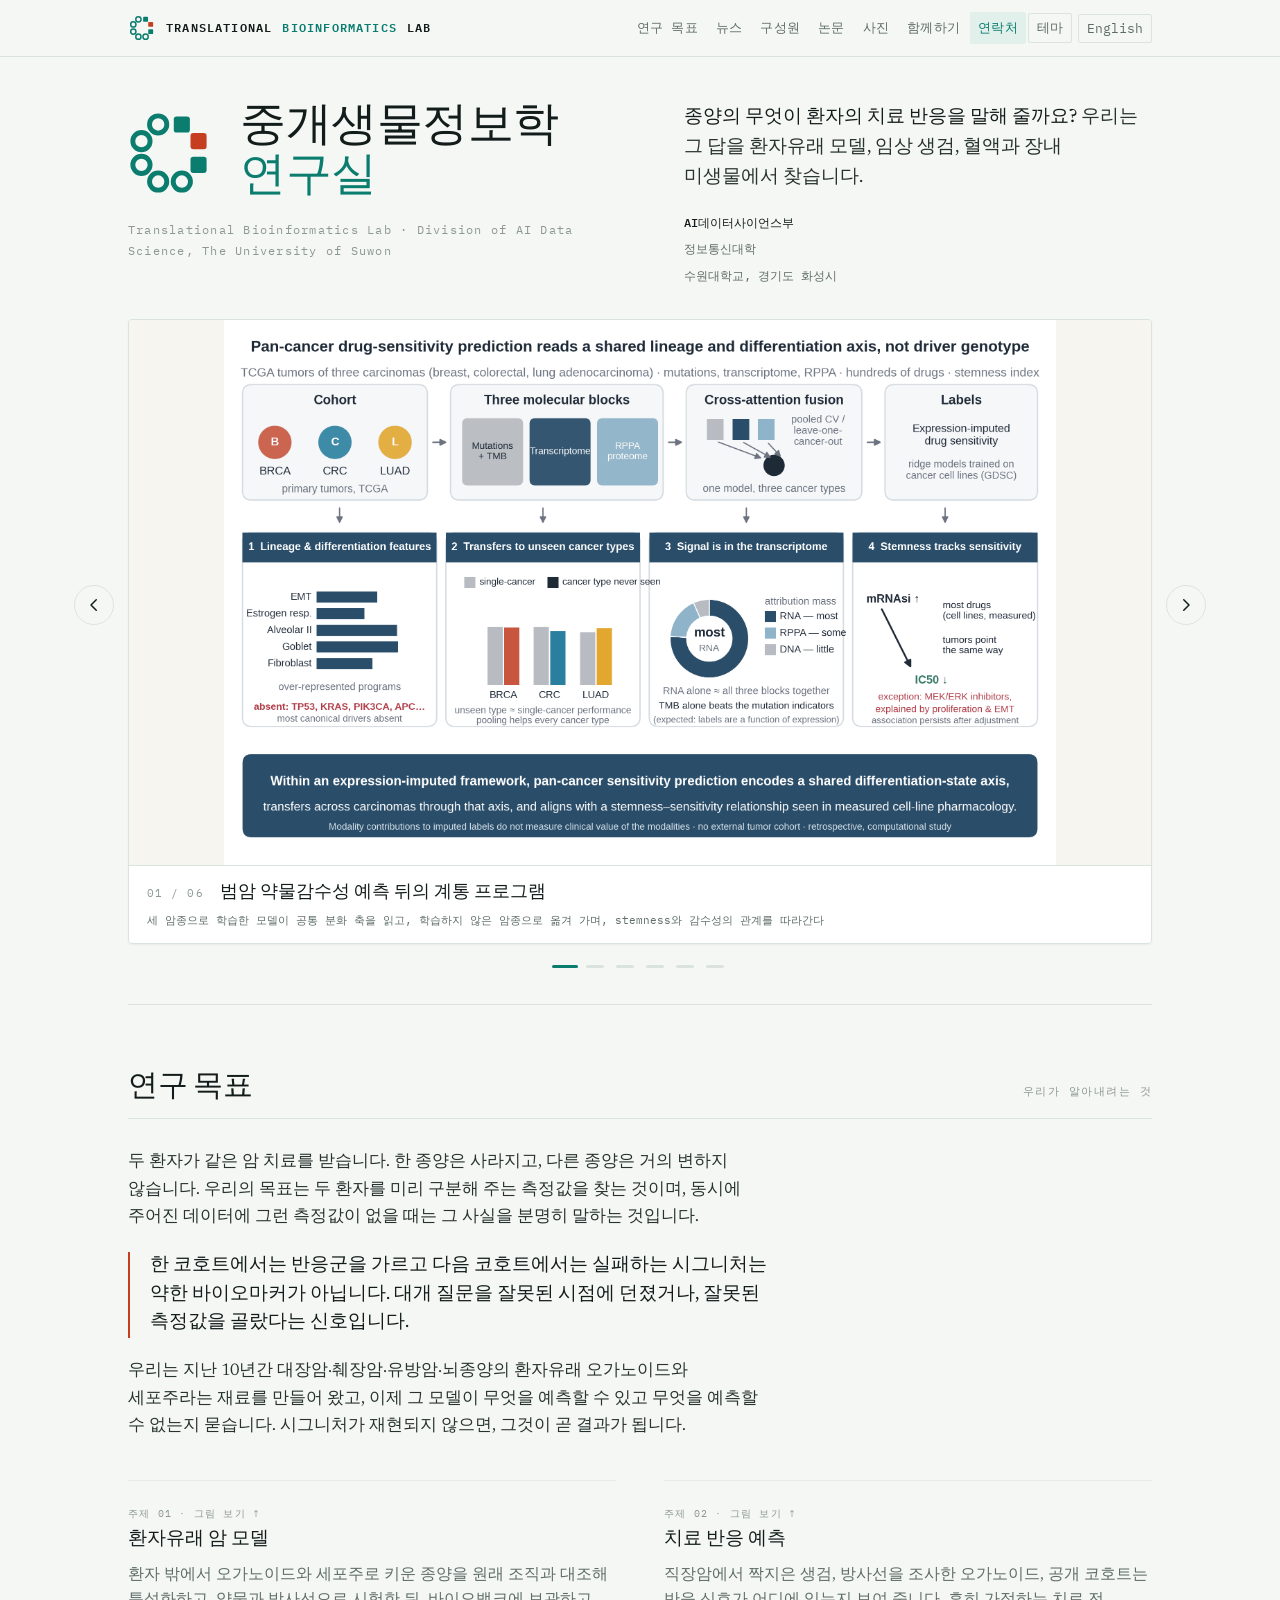
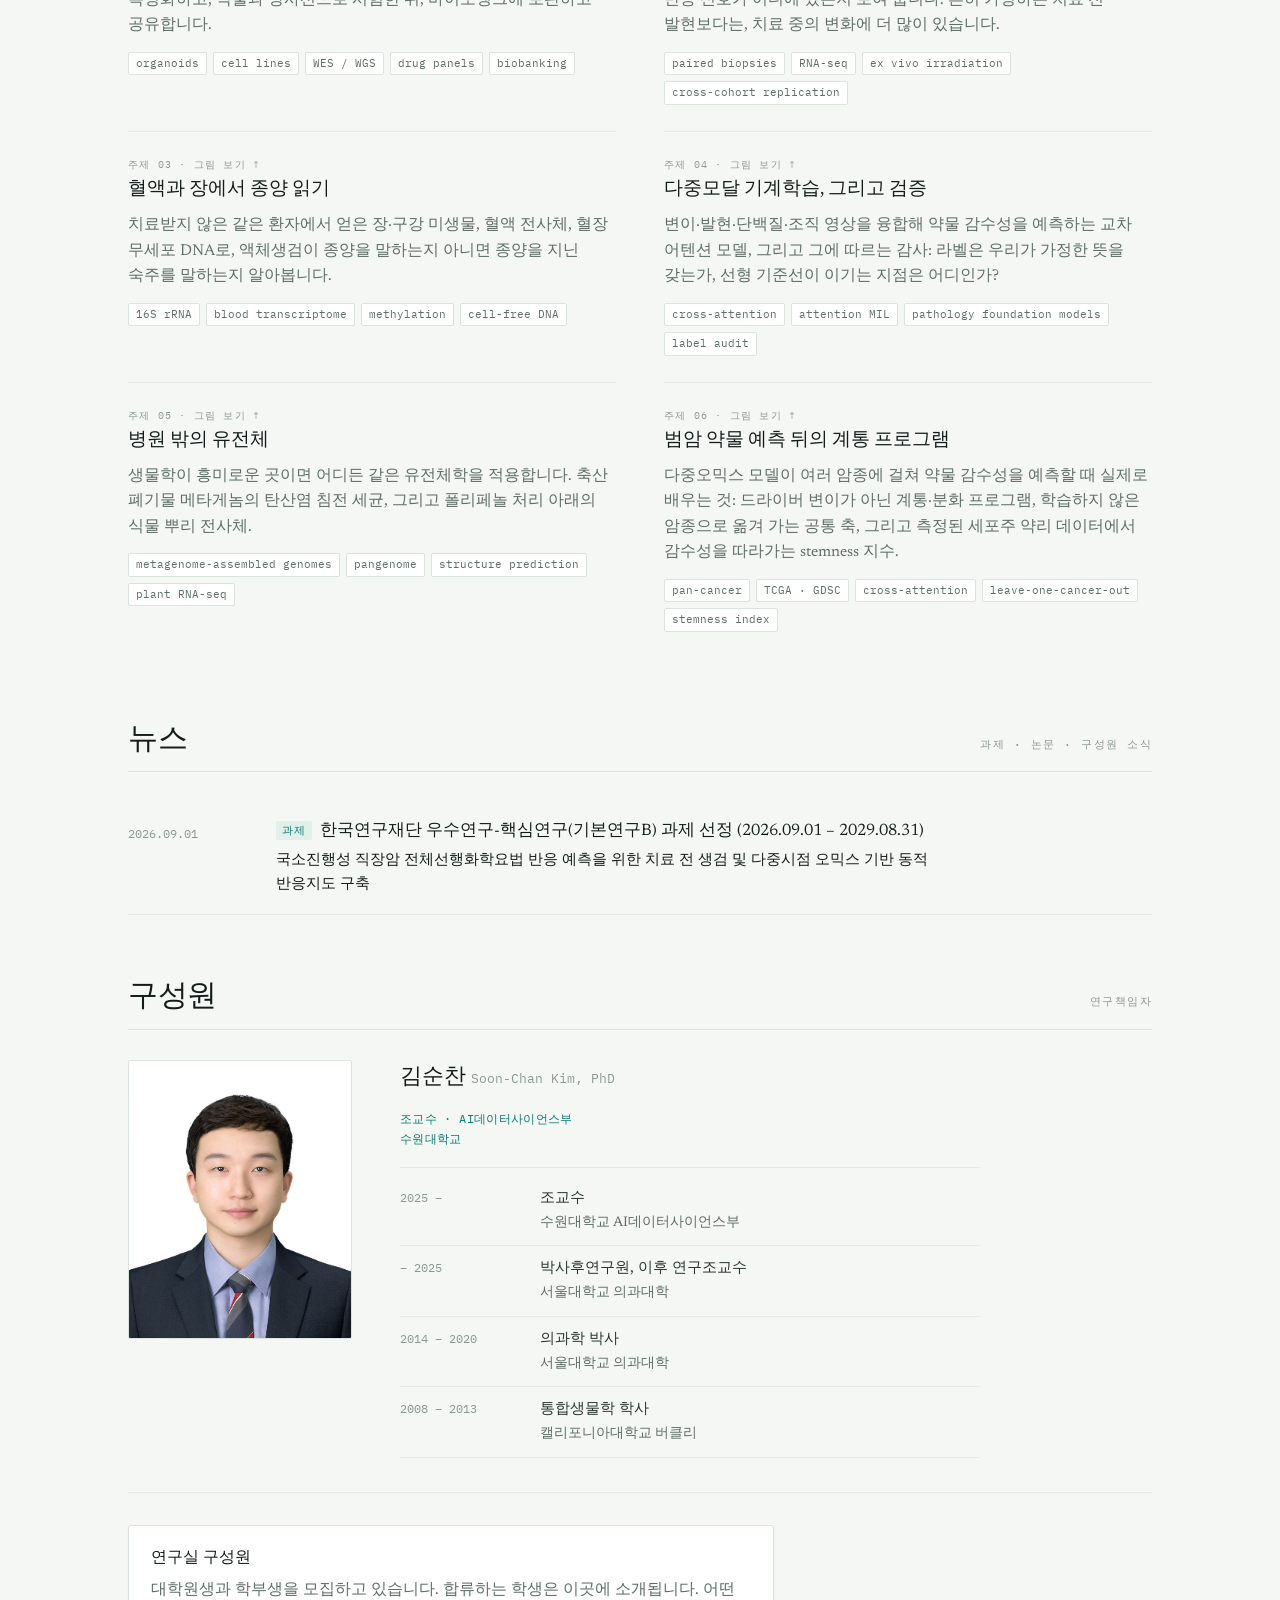
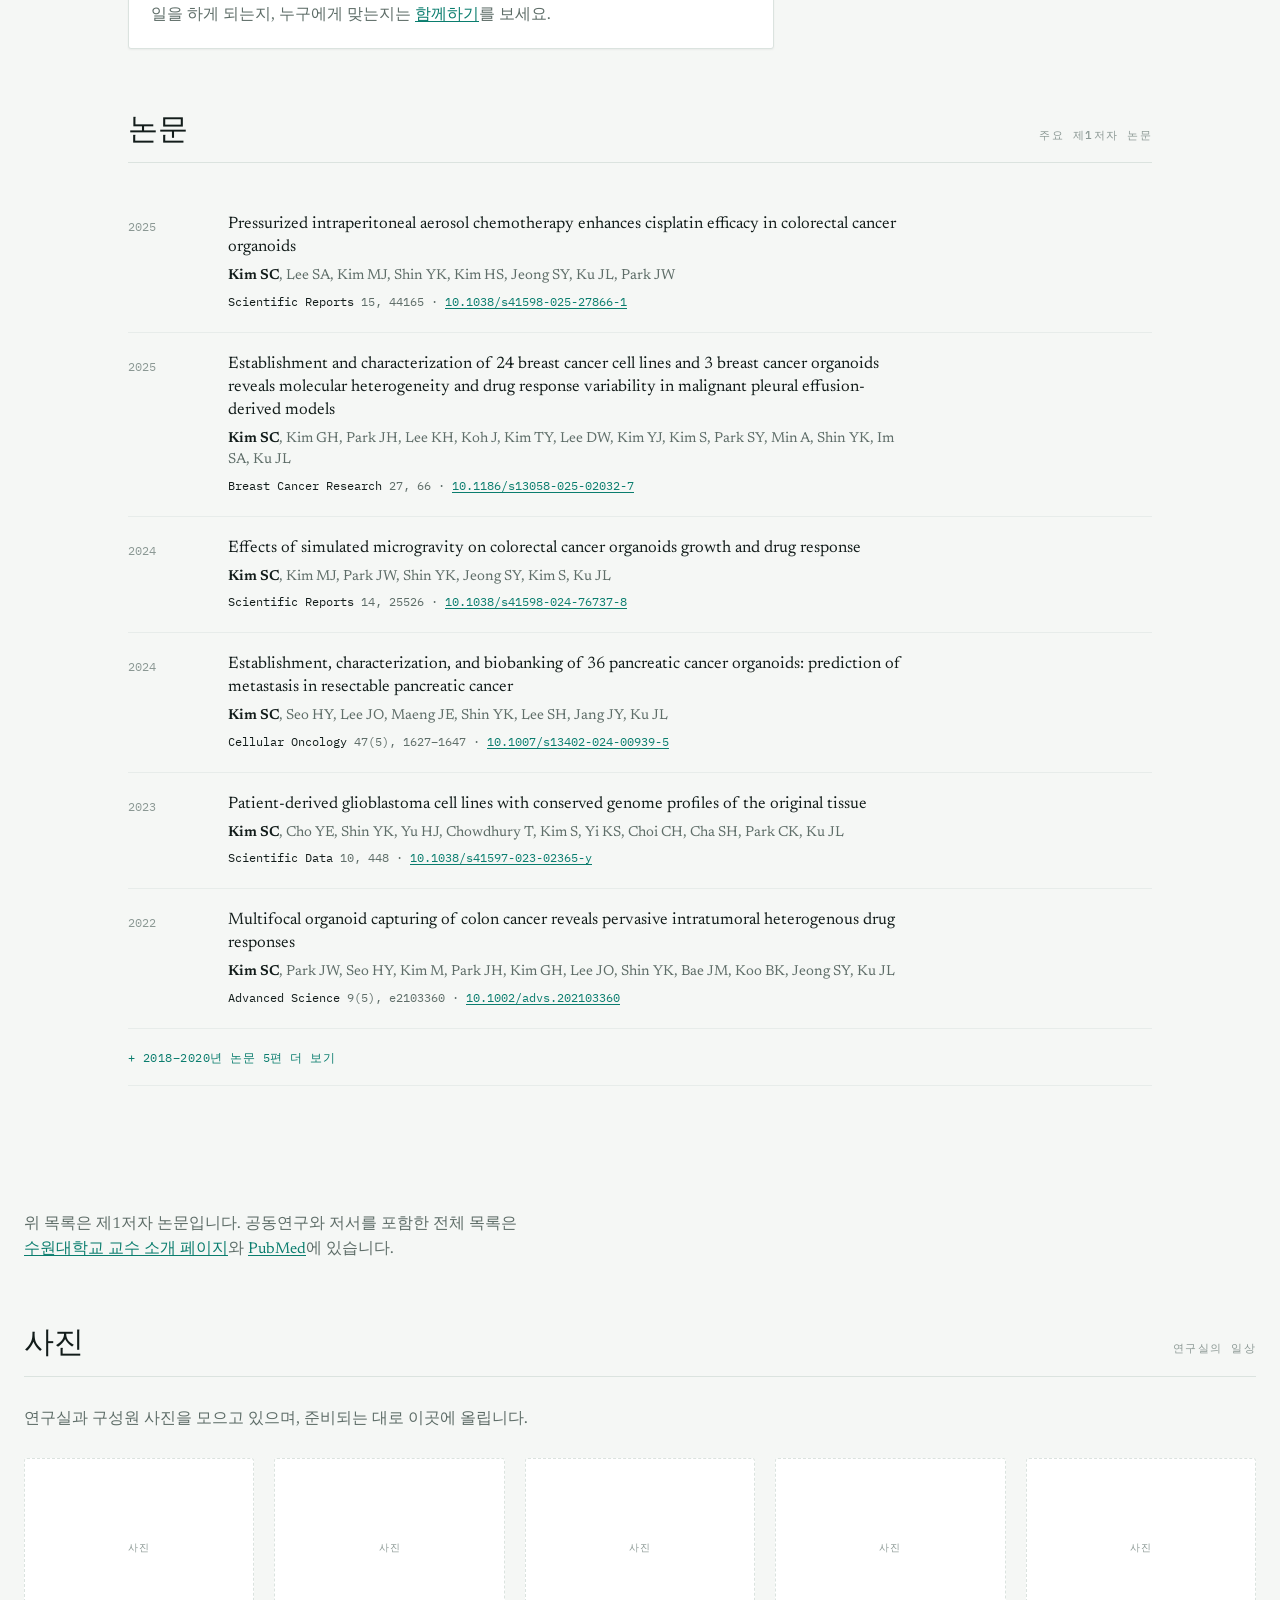
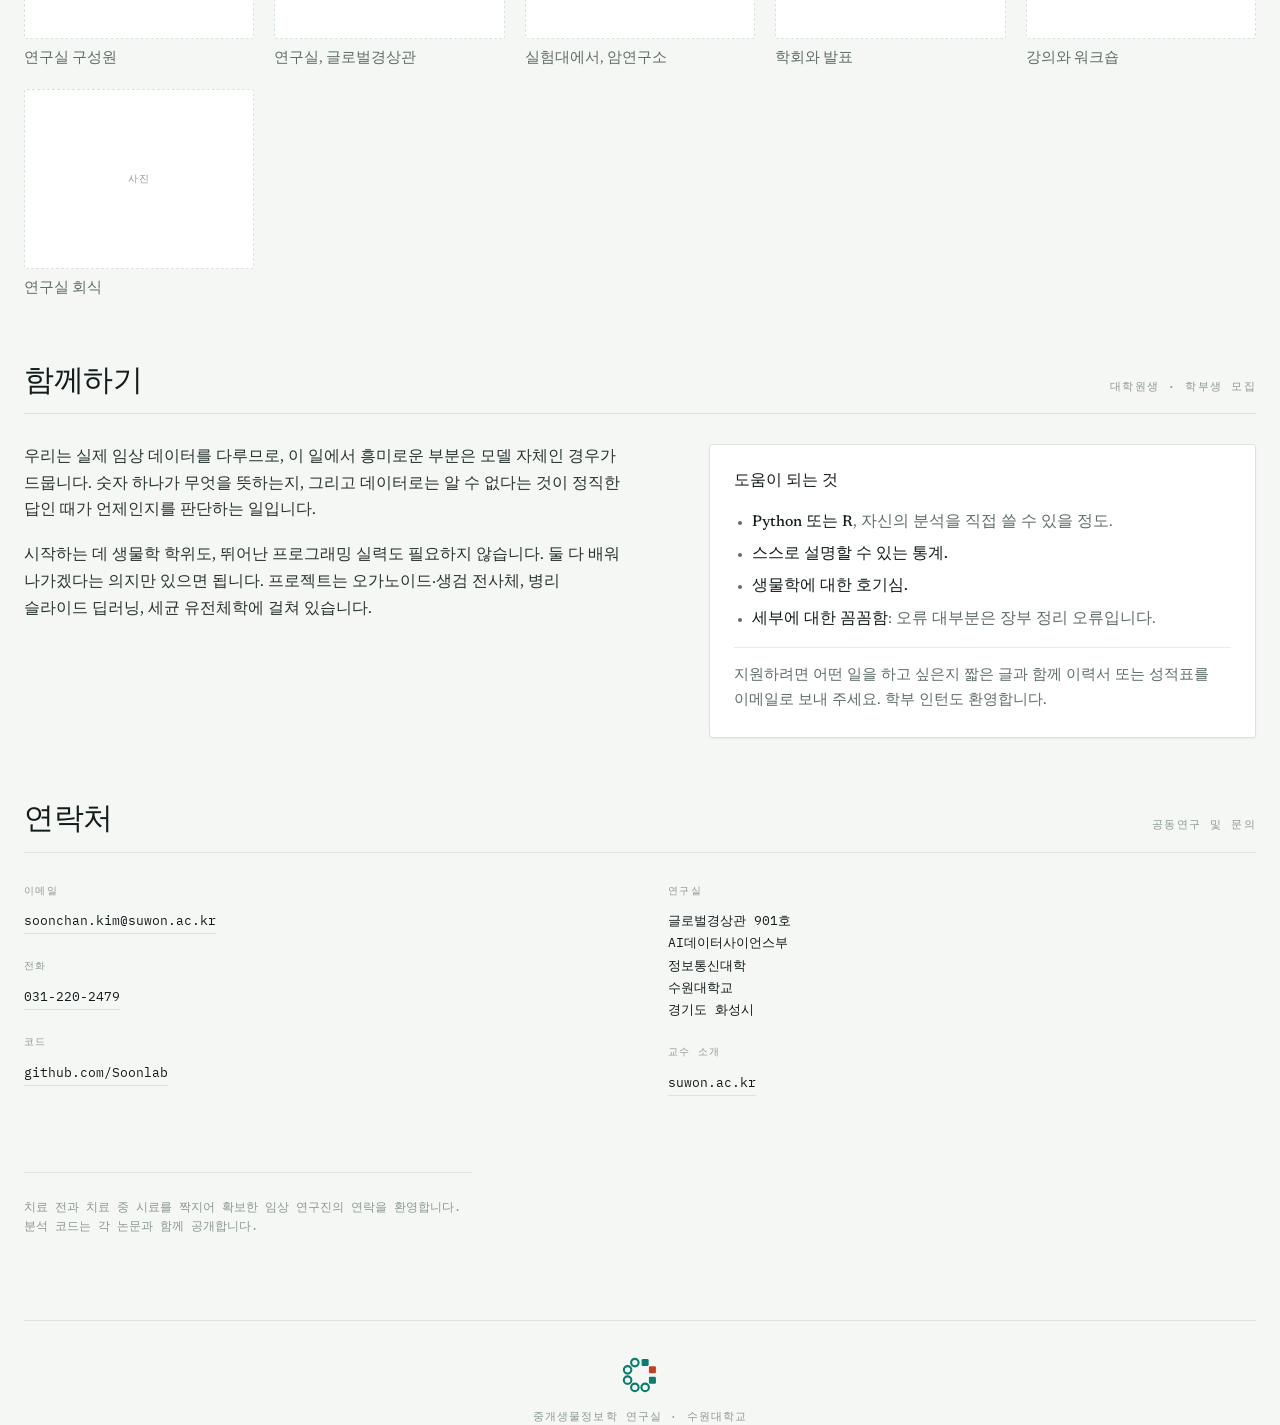
<file: public/index.html>
<!doctype html>
<html lang="en">
<head>
<meta charset="utf-8">
<meta name="viewport" content="width=device-width, initial-scale=1, viewport-fit=cover">
<meta name="description" content="Translational Bioinformatics Lab, The University of Suwon. Patient-derived cancer models, treatment-response multi-omics and multi-modal machine learning.">
<meta name="author" content="Soon-Chan Kim">
<link rel="canonical" href="https://soonlab.life/">
<meta property="og:type" content="website">
<meta property="og:url" content="https://soonlab.life/">
<meta property="og:site_name" content="Translational Bioinformatics Lab">
<meta property="og:title" content="Translational Bioinformatics Lab">
<meta property="og:description" content="What in a tumor actually carries information about how a patient will respond? Patient-derived models, multi-omics and machine learning at The University of Suwon.">
<meta property="og:image" content="https://soonlab.life/img/ga_lineage.png">
<meta name="twitter:card" content="summary_large_image">
<link rel="icon" href="favicon.svg" type="image/svg+xml">
<link rel="apple-touch-icon" href="apple-touch-icon.png">
<script>document.documentElement.setAttribute('data-lang-pending','');</script>
<style>
  :root{color-scheme:light;padding-top:env(safe-area-inset-top,0px);padding-bottom:env(safe-area-inset-bottom,0px)}
  html{scroll-behavior:smooth}
  @media (prefers-reduced-motion:reduce){html{scroll-behavior:auto}}
  body{margin:0}
  img{max-width:100%}
  [hidden]{display:none!important}
  html[data-lang-pending] body{visibility:hidden}
</style>
<title>Translational Bioinformatics Lab</title>
<link rel="stylesheet" href="fonts/fonts.css">
<style>
  :root{
    --serif:"Newsreader",Georgia,"Apple SD Gothic Neo","Malgun Gothic","Noto Sans KR","NanumGothic",serif;
    --mono:"IBM Plex Mono",ui-monospace,SFMono-Regular,Menlo,"Apple SD Gothic Neo","Malgun Gothic","Noto Sans KR","NanumGothic",monospace;
    --paper:#f5f7f5;
    --surface:#ffffff;
    --ink:#121c1a;
    --body:#27332f;
    --muted:#5e6d68;
    --faint:#8b9894;
    --rule:#dbe3df;
    --rule-soft:#e7ecea;
    --teal:#0a7d6e;
    --teal-soft:#e2f0ec;
    --coral:#c53e1f;
    --coral-soft:#fae9e3;
    --nav-bg:rgba(245,247,245,.92);
    --shadow:0 1px 2px rgba(18,28,26,.05);
    color-scheme:light;
  }
  @media (prefers-color-scheme: dark){
    :root:not([data-theme="light"]){
      --paper:#0b100f; --surface:#111a18; --ink:#e9efec; --body:#c3cfcb;
      --muted:#8fa09b; --faint:#6d7d79; --rule:#22302c; --rule-soft:#1a2523;
      --teal:#59c3ab; --teal-soft:#102924; --coral:#ef8163; --coral-soft:#2a1711;
      --nav-bg:rgba(11,16,15,.92); --shadow:none;
      color-scheme:dark;
    }
  }
  :root[data-theme="dark"]{
    --paper:#0b100f; --surface:#111a18; --ink:#e9efec; --body:#c3cfcb;
    --muted:#8fa09b; --faint:#6d7d79; --rule:#22302c; --rule-soft:#1a2523;
    --teal:#59c3ab; --teal-soft:#102924; --coral:#ef8163; --coral-soft:#2a1711;
    --nav-bg:rgba(11,16,15,.92); --shadow:none;
    color-scheme:dark;
  }

  body{
    background:var(--paper); color:var(--body);
    font-family:var(--serif);
    font-size:17px; line-height:1.62;
    -webkit-font-smoothing:antialiased;
    padding-inline:24px;
  }
  .shell{max-width:64rem;margin:0 auto;padding-block:0 100px;}
  h1,h2,h3,h4{color:var(--ink);text-wrap:balance;margin:0;font-weight:500;}
  h1{font-size:clamp(2rem,5vw,2.85rem);line-height:1.1;letter-spacing:-.018em;}
  h2{font-size:clamp(1.5rem,3.4vw,1.85rem);line-height:1.2;letter-spacing:-.012em;}
  h3{font-size:1.2rem;line-height:1.3;letter-spacing:-.006em;}
  h4{font-size:1rem;}
  p{margin:0;}
  a{color:var(--teal);text-decoration-thickness:1px;text-underline-offset:2px;}
  a:focus-visible{outline:2px solid var(--teal);outline-offset:3px;border-radius:2px;}
  img{display:block;max-width:100%;}
  .mono{font-family:var(--mono);}
  .eyebrow{
    font-family:var(--mono);
    font-size:.66rem;letter-spacing:.14em;text-transform:uppercase;
    color:var(--faint);font-weight:500;
  }

  /* ---------------- nav ---------------- */
  .topbar{
    position:sticky; top:env(safe-area-inset-top,0px); z-index:30;
    background:var(--nav-bg);
    backdrop-filter:saturate(1.4) blur(8px);
    border-bottom:1px solid var(--rule);
    margin-inline:-24px; padding-inline:24px;
  }
  .topbar-inner{
    max-width:64rem;margin:0 auto;
    display:flex;align-items:center;gap:20px;
    min-height:56px;flex-wrap:wrap;
  }
  .wordmark{
    font-family:var(--mono);
    font-size:.74rem;letter-spacing:.1em;text-transform:uppercase;
    color:var(--ink);font-weight:600;text-decoration:none;white-space:nowrap;
    display:inline-flex;align-items:center;gap:10px;
  }
  .wordmark .logo{width:28px;height:28px;flex:none;}
  .wordmark span{color:var(--teal);}
  nav.menu{display:flex;gap:2px;flex-wrap:wrap;margin-left:auto;align-items:center;}
  nav.menu a{
    font-family:var(--mono);
    font-size:.8rem;letter-spacing:.02em;
    color:var(--muted);text-decoration:none;
    padding:6px 8px;border-radius:2px;white-space:nowrap;
  }
  nav.menu a:hover{color:var(--ink);background:var(--rule-soft);}
  nav.menu a.active{color:var(--teal);background:var(--teal-soft);}
  .theme-toggle{
    font-family:var(--mono);
    font-size:.8rem;color:var(--muted);
    background:none;border:1px solid var(--rule);border-radius:2px;
    padding:5px 8px;cursor:pointer;
  }
  .theme-toggle:hover{color:var(--teal);border-color:var(--teal);}
  /* the bar never wraps above phone width; it steps down instead */
  .topbar-inner{flex-wrap:nowrap;}
  nav.menu{flex-wrap:nowrap;min-width:0;}
  @media (max-width:1080px){
    .topbar-inner{gap:14px;}
    nav.menu a{font-size:.74rem;letter-spacing:.01em;padding:6px 6px;}
    .theme-toggle{font-size:.74rem;padding:5px 6px;}
    .wordmark{font-size:.7rem;letter-spacing:.08em;}
  }
  @media (max-width:960px){
    .wordmark{font-size:0;gap:0;}
    .wordmark .logo{width:30px;height:30px;}
    nav.menu{overflow-x:auto;scrollbar-width:none;-webkit-overflow-scrolling:touch;}
    nav.menu::-webkit-scrollbar{display:none;}
  }
  /* phones: wordmark row, then the menu as one horizontally scrollable row */
  @media (max-width:700px){
    .topbar-inner{flex-wrap:wrap;gap:0 20px;padding-block:6px 4px;}
    .wordmark{font-size:.74rem;letter-spacing:.1em;gap:10px;}
    .wordmark .logo{width:28px;height:28px;}
    nav.menu{flex:1 0 100%;margin-left:-9px;max-width:calc(100% + 18px);}
  }

  .lang-toggle{margin-left:4px;}
  html[lang="ko"]{word-break:keep-all;}
  html[lang="ko"] h1{letter-spacing:-.01em;}
  html[lang="ko"] .news .ko{display:none;}
  html[lang="ko"] .lead em{font-style:normal;font-weight:500;}

  /* ---------------- hero ---------------- */
  header.hero{padding-block:46px 34px;}
  .hero-grid{display:grid;gap:34px;}
  @media (min-width:860px){
    .hero-grid{grid-template-columns:minmax(0,1.05fr) minmax(0,1fr);gap:64px;align-items:start;}
  }
  .hero-title{display:flex;align-items:flex-start;gap:24px;}
  .hero-logo{display:block;flex:none;width:92px;height:92px;margin:4px 0 0 -4px;}
  @media (max-width:640px){ .hero-title{gap:16px;} .hero-logo{width:62px;height:62px;margin-top:2px;} }
  .hero h1 span{display:block;color:var(--teal);}
  .hangul{
    font-family:var(--mono);
    font-size:.78rem;letter-spacing:.1em;color:var(--faint);padding-top:16px;
  }
  .lead{font-size:1.2rem;line-height:1.55;color:var(--body);max-width:52ch;}
  .lead em{font-style:italic;color:var(--ink);}
  .hero-meta{
    display:grid;gap:8px;padding-top:22px;
    font-family:var(--mono);
    font-size:.76rem;line-height:1.5;color:var(--muted);
  }
  .hero-meta .where{color:var(--ink);font-weight:500;}

  /* ---------------- sections ---------------- */
  section{padding-block:66px 0;scroll-margin-top:72px;}
  @media (max-width:700px){ section, .showcase{scroll-margin-top:96px;} }
  .sec-head{
    display:flex;align-items:baseline;justify-content:space-between;
    gap:14px;flex-wrap:wrap;
    border-bottom:1px solid var(--rule);padding-bottom:12px;margin-bottom:30px;
  }

  /* ---------------- goal ---------------- */
  .goal-prose{display:grid;gap:20px;max-width:64ch;}
  .goal-prose p{font-size:1.06rem;}
  .goal-prose .pull{
    font-size:1.2rem;line-height:1.5;color:var(--ink);
    border-left:2px solid var(--coral);padding-left:20px;
  }
  .themes{display:grid;gap:0 48px;padding-top:40px;}
  @media (min-width:820px){ .themes{grid-template-columns:repeat(2,minmax(0,1fr));} }
  .theme{
    display:grid;gap:0;align-content:start;
    padding-block:26px;border-top:1px solid var(--rule-soft);scroll-margin-top:96px;
  }
  .theme-label{color:var(--ink);font-size:1.18rem;line-height:1.32;padding-bottom:10px;}
  .theme-label .idx{
    display:block;font-family:var(--mono);
    font-size:.63rem;letter-spacing:.12em;color:var(--faint);
    text-transform:uppercase;padding-bottom:7px;text-decoration:none;
  }
  .theme-label .idx:hover{color:var(--teal);}
  .theme p{color:var(--muted);font-size:.98rem;}
  .tags{display:flex;flex-wrap:wrap;gap:6px;padding-top:13px;}
  .tag{
    font-family:var(--mono);
    font-size:.68rem;color:var(--muted);
    border:1px solid var(--rule);border-radius:2px;
    padding:2px 7px;background:var(--surface);
  }

  /* ---------------- showcase (slides) ---------------- */
  .showcase{padding-bottom:8px;border-bottom:1px solid var(--rule);scroll-margin-top:72px;}
  .show-frame{position:relative;}
  .show-track{
    list-style:none;margin:0;padding:0;display:flex;
    overflow-x:auto;scroll-snap-type:x mandatory;scroll-behavior:smooth;
    scrollbar-width:none;-webkit-overflow-scrolling:touch;
    border:1px solid var(--rule);border-radius:4px;background:#F7F5F0;box-shadow:var(--shadow);
  }
  .show-track::-webkit-scrollbar{display:none;}
  .slide{flex:0 0 100%;scroll-snap-align:center;scroll-snap-stop:always;display:grid;min-width:0;background:var(--surface);}
  .slide-img{display:block;width:100%;padding:0;border:0;background:#F7F5F0;cursor:zoom-in;aspect-ratio:15/8;}
  .slide-img img{width:100%;height:100%;object-fit:contain;}
  .slide-cap{
    display:flex;flex-wrap:wrap;align-items:baseline;gap:4px 16px;
    padding:13px 18px 14px;border-top:1px solid var(--rule);
  }
  .slide-n{font-family:var(--mono);font-size:.68rem;letter-spacing:.1em;color:var(--faint);}
  .slide-t{font-size:1.12rem;color:var(--ink);text-decoration:none;}
  .slide-t:hover{color:var(--teal);}
  .slide-l{font-family:var(--mono);font-size:.7rem;color:var(--muted);line-height:1.5;}
  .show-nav{
    position:absolute;top:calc(50% - 46px);width:40px;height:40px;border-radius:50%;
    border:1px solid var(--rule);background:var(--nav-bg);color:var(--ink);
    display:grid;place-items:center;cursor:pointer;backdrop-filter:blur(6px);
  }
  .show-nav svg{width:18px;height:18px;fill:none;stroke:currentColor;stroke-width:2;stroke-linecap:round;stroke-linejoin:round;}
  .show-nav:hover{color:var(--teal);border-color:var(--teal);}
  .show-nav.prev{left:10px;} .show-nav.next{right:10px;}
  @media (min-width:1180px){ .show-nav.prev{left:-54px;} .show-nav.next{right:-54px;} }
  @media (max-width:640px){ .show-nav{display:none;} .slide-cap{padding:11px 14px 12px;} }
  .show-dots{display:flex;justify-content:center;gap:4px;padding:12px 0 18px;}
  .show-dots button{width:26px;height:22px;padding:0;border:0;background:none;cursor:pointer;display:grid;place-items:center;}
  .show-dots button::before{content:"";width:18px;height:3px;border-radius:2px;background:var(--rule);transition:background .2s,width .2s;}
  .show-dots button[aria-current="true"]::before{background:var(--teal);width:26px;}

  /* ---------------- news ---------------- */
  .news-list{display:grid;gap:0;}
  .news{
    display:grid;grid-template-columns:minmax(0,1fr);gap:6px;
    padding-block:18px;border-bottom:1px solid var(--rule-soft);
  }
  @media (min-width:800px){ .news{grid-template-columns:7.5rem minmax(0,1fr);gap:28px;} }
  .news time{
    font-family:var(--mono);
    font-size:.78rem;color:var(--faint);font-variant-numeric:tabular-nums;padding-top:3px;
  }
  .news-body{display:grid;gap:6px;max-width:68ch;}
  .news-body .t{font-size:1.04rem;color:var(--ink);line-height:1.38;}
  .news-body .t .badge{
    display:inline-block;vertical-align:.12em;margin-right:8px;
    font-family:var(--mono);font-size:.66rem;letter-spacing:.08em;
    text-transform:uppercase;color:var(--teal);background:var(--teal-soft);
    border-radius:2px;padding:2px 6px;
  }
  .news-body .d{color:var(--muted);font-size:.95rem;line-height:1.55;}
  .news-body .d em{font-style:normal;color:var(--ink);}
  .news-body .ko{
    font-family:var(--serif);
    color:var(--muted);font-size:.9rem;line-height:1.6;
  }

  /* ---------------- people ---------------- */
  .person{
    display:grid;grid-template-columns:minmax(0,1fr);gap:26px;
    padding-bottom:34px;border-bottom:1px solid var(--rule-soft);
  }
  @media (min-width:800px){
    .person{grid-template-columns:14rem minmax(0,1fr);gap:48px;}
  }
  .portrait{
    aspect-ratio:4/5;max-width:100%;
    background:
      repeating-linear-gradient(135deg,var(--rule-soft) 0 10px,transparent 10px 20px),
      var(--surface);
    border:1px solid var(--rule);border-radius:2px;
    display:grid;place-items:center;text-align:center;padding:16px;
  }
  .portrait.has-photo{padding:0;background:var(--surface);overflow:hidden;max-width:14rem;}
  .portrait.has-photo img{width:100%;height:100%;object-fit:cover;object-position:50% 20%;}
  :root[data-theme="dark"] .portrait.has-photo img{filter:brightness(.9);}
  @media (prefers-color-scheme:dark){ :root:not([data-theme="light"]) .portrait.has-photo img{filter:brightness(.9);} }
  .portrait span{
    font-family:var(--mono);
    font-size:.66rem;letter-spacing:.08em;color:var(--faint);text-transform:uppercase;line-height:1.7;
  }
  .person-body{display:grid;gap:13px;}
  .person-body .pname{font-size:1.4rem;color:var(--ink);}
  .person-body .ptitle{
    font-family:var(--mono);
    font-size:.76rem;color:var(--teal);letter-spacing:.03em;line-height:1.6;
  }
  .person-body p{max-width:62ch;color:var(--muted);}
  .person-body p.bio{color:var(--body);}
  .cv{
    display:grid;gap:0;padding-top:8px;max-width:58ch;
    border-top:1px solid var(--rule-soft);margin-top:6px;
  }
  .cv-row{
    display:grid;grid-template-columns:minmax(0,1fr);gap:2px;
    padding-block:11px;border-bottom:1px solid var(--rule-soft);
  }
  @media (min-width:560px){
    .cv-row{grid-template-columns:7.5rem minmax(0,1fr);gap:20px;align-items:baseline;}
  }
  .cv-row .yr{
    font-family:var(--mono);
    font-size:.73rem;color:var(--faint);font-variant-numeric:tabular-nums;
  }
  .cv-row .what{font-size:.96rem;color:var(--body);}
  .cv-row .what small{display:block;color:var(--muted);font-size:.87rem;}
  .roster-note{
    margin-top:32px;padding:20px 22px;
    background:var(--surface);border:1px solid var(--rule);border-radius:3px;
    box-shadow:var(--shadow);max-width:60ch;
  }
  .roster-note p{color:var(--muted);font-size:.97rem;}
  .roster-note h4{padding-bottom:6px;}

  /* ---------------- publications ---------------- */
  .pub{
    display:grid;grid-template-columns:minmax(0,1fr);gap:6px;
    padding-block:20px;border-bottom:1px solid var(--rule-soft);
  }
  @media (min-width:800px){
    .pub{grid-template-columns:4.5rem minmax(0,1fr);gap:28px;}
  }
  .more-pubs summary{
    font-family:var(--mono);font-size:.78rem;letter-spacing:.04em;
    color:var(--teal);cursor:pointer;padding-block:18px;border-bottom:1px solid var(--rule-soft);list-style:none;
  }
  .more-pubs summary::-webkit-details-marker{display:none;}
  .more-pubs summary::before{content:"+ ";}
  .more-pubs[open] summary::before{content:"− ";}
  .pub .yr{
    font-family:var(--mono);
    font-size:.78rem;color:var(--faint);font-variant-numeric:tabular-nums;
    padding-top:3px;
  }
  .pub-body{display:grid;gap:6px;max-width:68ch;}
  .pub-body .t{font-size:1.04rem;color:var(--ink);line-height:1.38;}
  .pub-body .authors{color:var(--muted);font-size:.9rem;line-height:1.5;}
  .pub-body .authors b{color:var(--ink);font-weight:600;}
  .pub-body .venue{
    font-family:var(--mono);
    font-size:.73rem;color:var(--muted);
  }
  .pub-body .venue em{font-style:normal;color:var(--ink);}
  .pub-note{
    padding-top:26px;max-width:62ch;color:var(--muted);font-size:.97rem;
  }

  /* ---------------- photos ---------------- */
  .photo-intro{max-width:60ch;color:var(--muted);padding-bottom:26px;font-size:.99rem;}
  .gallery{
    display:grid;gap:20px;
    grid-template-columns:repeat(auto-fill,minmax(230px,1fr));
  }
  figure.slot{margin:0;display:grid;gap:9px;}
  .frame{
    aspect-ratio:4/3;border:1px dashed var(--rule);border-radius:3px;
    background:var(--surface);
    display:grid;place-items:center;text-align:center;padding:14px;
  }
  .frame span{
    font-family:var(--mono);
    font-size:.64rem;letter-spacing:.1em;text-transform:uppercase;color:var(--faint);
  }
  figure.slot figcaption{font-size:.92rem;color:var(--muted);line-height:1.45;}

  .lightbox{
    position:fixed;inset:0;z-index:60;
    background:rgba(8,14,13,.9);
    display:grid;place-items:center;padding:24px;
  }
  .lightbox img{max-width:min(96vw,1100px);max-height:84vh;width:auto;border-radius:3px;background:#fff;}
  .lightbox .close{
    position:absolute;top:16px;right:16px;
    font-family:var(--mono);font-size:.72rem;
    color:#e9efec;background:rgba(255,255,255,.1);
    border:1px solid rgba(255,255,255,.3);border-radius:2px;
    padding:6px 11px;cursor:pointer;letter-spacing:.06em;
  }
  .lightbox .cap{
    position:absolute;bottom:18px;left:0;right:0;text-align:center;
    font-family:var(--mono);
    font-size:.72rem;color:#c3cfcb;padding-inline:24px;
  }

  /* ---------------- join ---------------- */
  .join-grid{display:grid;gap:34px;}
  @media (min-width:840px){.join-grid{grid-template-columns:minmax(0,1.15fr) minmax(0,1fr);gap:56px;align-items:start;}}
  .join-prose{display:grid;gap:18px;max-width:60ch;}
  .join-prose p{font-size:1.03rem;}
  .looking{
    background:var(--surface);border:1px solid var(--rule);border-radius:3px;
    padding:24px;display:grid;gap:16px;box-shadow:var(--shadow);
  }
  .looking ul{margin:0;padding-left:18px;display:grid;gap:9px;}
  .looking li{color:var(--muted);font-size:.97rem;line-height:1.5;}
  .looking li b{color:var(--ink);font-weight:500;}
  .apply{
    border-top:1px solid var(--rule-soft);padding-top:16px;
    font-size:.95rem;color:var(--muted);
  }

  /* ---------------- contact ---------------- */
  .contact-grid{display:grid;gap:32px;}
  @media (min-width:760px){.contact-grid{grid-template-columns:repeat(2,minmax(0,1fr));gap:56px;}}
  .cblock{display:grid;gap:10px;align-content:start;}
  .cblock .clabel{
    font-family:var(--mono);
    font-size:.64rem;letter-spacing:.13em;text-transform:uppercase;color:var(--faint);
  }
  .cblock a,.cblock address,.cblock .plain{
    font-family:var(--mono);
    font-size:.84rem;font-style:normal;line-height:1.65;color:var(--ink);
    text-decoration:none;width:fit-content;
  }
  .cblock a{border-bottom:1px solid var(--rule);padding-bottom:2px;}
  .cblock a:hover{color:var(--teal);border-bottom-color:var(--teal);}
  .endmark{
    display:flex;flex-direction:column;align-items:center;gap:12px;
    margin-top:84px;padding-top:34px;border-top:1px solid var(--rule);text-align:center;
    font-family:var(--mono);font-size:.7rem;letter-spacing:.1em;
    text-transform:uppercase;color:var(--faint);
  }
  .endmark svg{width:40px;height:40px;}
  footer{
    margin-top:76px;padding-top:24px;border-top:1px solid var(--rule);
    font-family:var(--mono);
    font-size:.72rem;color:var(--faint);line-height:1.7;max-width:64ch;
  }
  @media (prefers-reduced-motion:reduce){*{animation:none!important;transition:none!important;}}
</style>
</head>
<body>

<svg width="0" height="0" style="position:absolute" aria-hidden="true"><symbol id="lab-logo" viewBox="0 0 64 64"><rect x="34.63" y="6.54" width="11.2" height="11.2" rx="2" fill="var(--teal)"/><rect x="46.26" y="18.17" width="11.2" height="11.2" rx="2" fill="var(--coral)"/><rect x="46.26" y="34.63" width="11.2" height="11.2" rx="2" fill="var(--teal)"/><circle cx="40.23" cy="51.86" r="6.0" fill="none" stroke="var(--teal)" stroke-width="3.4"/><circle cx="23.77" cy="51.86" r="6.0" fill="none" stroke="var(--teal)" stroke-width="3.4"/><circle cx="12.14" cy="40.23" r="6.0" fill="none" stroke="var(--teal)" stroke-width="3.4"/><circle cx="12.14" cy="23.77" r="6.0" fill="none" stroke="var(--teal)" stroke-width="3.4"/><circle cx="23.77" cy="12.14" r="6.0" fill="none" stroke="var(--teal)" stroke-width="3.4"/></symbol></svg>

<div class="topbar">
  <div class="topbar-inner">
    <a class="wordmark" href="#top"><svg class="logo" viewBox="0 0 64 64" aria-hidden="true"><use href="#lab-logo"/></svg>Translational <span>Bioinformatics</span> Lab</a>
    <nav class="menu" id="menu">
      <a data-i18n="nav.goal" href="#goal">Our Goal</a>
      <a data-i18n="nav.news" href="#news">News</a>
      <a data-i18n="nav.people" href="#people">People</a>
      <a data-i18n="nav.pubs" href="#publications">Publications</a>
      <a data-i18n="nav.photos" href="#photos">Photos</a>
      <a data-i18n="nav.join" href="#join">Join Us</a>
      <a data-i18n="nav.contact" href="#contact">Contact</a>
      <button data-i18n="nav.theme" class="theme-toggle" id="theme-toggle" type="button" aria-label="Switch color theme">Theme</button>
      <button class="theme-toggle lang-toggle" id="lang-toggle" type="button" aria-label="View in Korean">Korean</button>
    </nav>
  </div>
</div>

<div class="shell" id="top">

  <header class="hero">
    <div class="hero-grid">
      <div>
        <div class="hero-title">
          <svg class="hero-logo" viewBox="0 0 64 64" role="img" aria-label="Translational Bioinformatics Lab logo"><use href="#lab-logo"/></svg>
          <h1 data-i18n="hero.h1">Translational<br>Bioinformatics <span>Lab</span></h1>
        </div>
        <div data-i18n="hero.sub" class="hangul">중개생물정보학 연구실 · 수원대학교 AI데이터사이언스부</div>
      </div>
      <div>
        <p data-i18n="hero.lead" class="lead"><em>What in a tumor tells us how a patient will respond to treatment?</em> We look for the answer in patient-derived models, clinical biopsies, blood and the gut microbiome.</p>
        <div class="hero-meta">
          <span data-i18n="hero.m1" class="where">Division of AI Data Science</span>
          <span data-i18n="hero.m2">College of Information and Communication Technology</span>
          <span data-i18n="hero.m3">The University of Suwon, Hwaseong, Republic of Korea</span>
        </div>
      </div>
    </div>
  </header>

  <!-- ============ SHOWCASE: theme figures as slides ============ -->
  <div class="showcase" id="showcase" role="region" aria-roledescription="carousel" aria-label="Research themes">
    <div class="show-frame">
      <ul class="show-track" id="show-track">
        <li class="slide" id="slide-6" aria-roledescription="slide" aria-label="1 of 6: Lineage programs behind pan-cancer drug-sensitivity prediction">
          <button type="button" class="slide-img" data-full="img/ga_lineage.png" data-cap-ko="유방암·대장암·폐선암을 아우르는 범암 약물감수성 예측: 모델이 배우는 전사체 특징은 정본 드라이버 유전자가 아니라 계통·분화 프로그램이며, 모델은 학습하지 않은 암종으로 옮겨 가고, 기여도는 전사체에 있으며, stemness 지수가 높을수록 측정된 세포주 데이터에서 대부분의 약물에 더 민감하다. 라벨은 발현에서 추정한 값이며, 임상 검증이 아닌 연관이다." data-cap="Pan-cancer drug-sensitivity prediction across breast, colorectal and lung adenocarcinoma: the transcript features the model learns are lineage and differentiation programs rather than canonical driver genes; models transfer to a cancer type never seen in training; attribution sits in the transcriptome; and a higher stemness index goes with greater sensitivity to most drugs in measured cell-line data. Labels are expression-imputed; associations, not clinical validation.">
            <img src="img/ga_lineage.png" alt="Graphical abstract: three cancer cohorts and three molecular blocks feed a cross-attention model trained on expression-imputed drug sensitivity; four findings follow, lineage and differentiation features, transfer to unseen cancer types, signal in the transcriptome, and a stemness index that tracks sensitivity; a closing statement notes the expression-imputed framework and its limits" width="2400" height="1573" fetchpriority="high">
          </button>
          <div class="slide-cap">
            <span class="slide-n">01 / 06</span>
            <a data-i18n="slide6.t" class="slide-t" href="#theme-6">Lineage programs behind pan-cancer drug-sensitivity prediction</a>
            <span data-i18n="slide6.l" class="slide-l">Models trained on three carcinomas read a shared differentiation axis, transfer to unseen cancer types, and track a stemness–sensitivity relationship</span>
          </div>
        </li>
        <li class="slide" id="slide-1" aria-roledescription="slide" aria-label="2 of 6: Patient-derived models of human cancer">
          <button type="button" class="slide-img" data-full="img/ga_models.png" data-cap-ko="대장암의 다초점 오가노이드 확보: 한 종양의 각 영역을 별도의 오가노이드와 세포주로 만들면, 드라이버 변이는 공유된 줄기에 자리하고 개별 변이와 약물 반응은 갈라진다. 계통수와 반응 격자는 모식도. Kim et al., Advanced Science 2022 참조." data-cap="Multifocal organoid capturing of colon cancer: each region of one tumor becomes its own organoid and cell line; driver mutations sit in a shared trunk while private mutations and drug response diverge. The tree and the response grid are schematic. After Kim et al., Advanced Science 2022.">
            <img src="img/ga_models.png" alt="Graphical abstract in three panels: one colon tumor sampled at several regions, each grown as a separate organoid and cell line; a mutation tree with a shared trunk and private branches beside a schematic grid of diverging drug responses; and four take-aways, biobank, trunk, branches and faithful" width="1200" height="640" loading="lazy">
          </button>
          <div class="slide-cap">
            <span class="slide-n">02 / 06</span>
            <a data-i18n="slide1.t" class="slide-t" href="#theme-1">Patient-derived models of human cancer</a>
            <span data-i18n="slide1.l" class="slide-l">Regions of one tumor share a trunk but respond differently to the same drugs · after <a href="https://doi.org/10.1002/advs.202103360">Kim et al., Adv Sci 2022</a></span>
          </div>
        </li>
        <li class="slide" id="slide-2" aria-roledescription="slide" aria-label="3 of 6: Predicting response to treatment">
          <button type="button" class="slide-img" data-full="img/ga_response.png" data-cap-ko="직장암에서 반응 신호가 있는 곳: 공개 치료 전 코호트를 모은 기저 발현은 우연 수준에 가까운 반면, 치료 중 Wnt/Notch 변화는 오가노이드·세포주·짝지은 환자 생검에서 같은 방향을 가리킨다." data-cap="Where the response signal lives in rectal cancer: baseline expression pooled across public pre-treatment cohorts sits close to chance, whereas the Wnt/Notch change under treatment points the same way in organoids, cell lines and paired patient biopsies.">
            <img src="img/ga_response.png" alt="Graphical abstract in three panels: paired irradiation of patient-derived rectal organoids; a forest plot in which public pre-treatment cohorts scatter around chance; and the Wnt/Notch change under treatment pointing toward poor responders in all six paired datasets" width="1200" height="640" loading="lazy">
          </button>
          <div class="slide-cap">
            <span class="slide-n">03 / 06</span>
            <a data-i18n="slide2.t" class="slide-t" href="#theme-2">Predicting response to treatment</a>
            <span data-i18n="slide2.l" class="slide-l">Baseline expression sits close to chance; the change under treatment points one way</span>
          </div>
        </li>
        <li class="slide" id="slide-3" aria-roledescription="slide" aria-label="4 of 6: Reading the tumor from blood and gut">
          <button type="button" class="slide-img" data-full="img/ga_bloodgut.png" data-cap-ko="치료 전 대장암 프로파일: 환자 약 3분의 1에서 구강 세균이 장에 도달하며, 이는 병기와 무관하게 혈액 골수계 시그니처 상승 및 혈장 무세포 DNA 변이 부하 감소와 함께 나타난다. 인과 사슬이 아닌 연관." data-cap="Colorectal cancer profiled before treatment: in about one third of patients oral bacteria reach the gut, and this coincides with a higher blood myeloid signature and a lower plasma cell-free DNA variant load, independently of stage. Association, not a causal chain.">
            <img src="img/ga_bloodgut.png" alt="Graphical abstract in three panels: microbiome, blood cells and plasma sampled from the same patient; oral genera that are common in saliva and reach stool in one in three patients; and the accompanying pattern, higher myeloid signatures and a lower plasma cell-free DNA variant load" width="1200" height="640" loading="lazy">
          </button>
          <div class="slide-cap">
            <span class="slide-n">04 / 06</span>
            <a data-i18n="slide3.t" class="slide-t" href="#theme-3">Reading the tumor from blood and gut</a>
            <span data-i18n="slide3.l" class="slide-l">Gut, blood and plasma move together: association, not cause</span>
          </div>
        </li>
        <li class="slide" id="slide-4" aria-roledescription="slide" aria-label="5 of 6: Multi-modal machine learning, audited">
          <button type="button" class="slide-img" data-full="img/ga_dp.jpg" data-cap-ko="PathOmicDRP: 범암 코호트에서 네 가지 모달리티를 교차 어텐션으로 융합" data-cap="PathOmicDRP: cross-attention fusion of four modalities across a pan-cancer cohort">
            <img src="img/ga_dp.jpg" alt="Graphical abstract of the PathOmicDRP framework across breast, colorectal and lung adenocarcinoma cohorts" width="1200" height="734" loading="lazy">
          </button>
          <div class="slide-cap">
            <span class="slide-n">05 / 06</span>
            <a data-i18n="slide4.t" class="slide-t" href="#theme-4">Multi-modal machine learning, audited</a>
            <span data-i18n="slide4.l" class="slide-l">Four data modalities fused to predict drug sensitivity, then audited</span>
          </div>
        </li>
        <li class="slide" id="slide-5" aria-roledescription="slide" aria-label="6 of 6: Genomes beyond the clinic">
          <button type="button" class="slide-img" data-full="img/ga_up.jpg" data-cap-ko="축산 폐기물 메타게놈에서 수직 유전된 ure–cah 모듈을 가진 두 수렴 계통을 찾다" data-cap="Livestock-waste metagenomes yield two convergent lineages with a vertically inherited ure–cah module">
            <img src="img/ga_up.jpg" alt="Graphical abstract showing 111 metagenome-assembled genomes from four waste streams and the six carrying a complete carbonate-precipitation module" width="1200" height="663" loading="lazy">
          </button>
          <div class="slide-cap">
            <span class="slide-n">06 / 06</span>
            <a data-i18n="slide5.t" class="slide-t" href="#theme-5">Genomes beyond the clinic</a>
            <span data-i18n="slide5.l" class="slide-l">Waste-stream metagenomes mined for bacteria that precipitate carbonate</span>
          </div>
        </li>
      </ul>
      <button class="show-nav prev" type="button" aria-label="Previous slide"><svg viewBox="0 0 24 24" aria-hidden="true"><path d="M15 5l-7 7 7 7"/></svg></button>
      <button class="show-nav next" type="button" aria-label="Next slide"><svg viewBox="0 0 24 24" aria-hidden="true"><path d="M9 5l7 7-7 7"/></svg></button>
    </div>
    <div class="show-dots" id="show-dots"></div>
  </div>


  <!-- ============ OUR GOAL ============ -->
  <section id="goal">
    <div class="sec-head">
      <h2 data-i18n="goal.h2">Our Goal</h2>
      <span data-i18n="goal.eye" class="eyebrow">What we are trying to find out</span>
    </div>

    <div class="goal-prose">
      <p data-i18n="goal.p1">Two patients receive the same cancer treatment. One tumor disappears; the other barely changes. Our goal is to find the measurement that tells them apart in advance — and to be equally clear about when no such measurement exists in the data at hand.</p>

      <p data-i18n="goal.pull" class="pull">A signature that separates responders in one cohort and fails in the next is not a weak biomarker. It is usually a sign that the question was asked at the wrong moment, or of the wrong measurement.</p>

      <p data-i18n="goal.p3">We spent a decade building the material — patient-derived organoids and cell lines across colorectal, pancreatic, breast and brain tumors — and now ask what such models can and cannot predict. When a signature does not reproduce, that becomes the finding.</p>
    </div>

    <div class="themes">
      <article class="theme" id="theme-1">
        <div data-i18n="theme1.label" class="theme-label"><a class="idx" href="#slide-1" data-slide="1">Theme 01 · see figure ↑</a>Patient-derived models of human cancer</div>
        <p data-i18n="theme1.p">Tumors grown outside the patient as organoids and cell lines, characterized against the tissue they came from, tested with drugs and radiation, then biobanked and shared.</p>
        <div class="tags"><span class="tag">organoids</span><span class="tag">cell lines</span><span class="tag">WES / WGS</span><span class="tag">drug panels</span><span class="tag">biobanking</span></div>
      </article>
      <article class="theme" id="theme-2">
        <div data-i18n="theme2.label" class="theme-label"><a class="idx" href="#slide-2" data-slide="2">Theme 02 · see figure ↑</a>Predicting response to treatment</div>
        <p data-i18n="theme2.p">In rectal cancer, paired biopsies, irradiated organoids and public cohorts show where the response signal lives: less in baseline expression than assumed, more in the change under treatment.</p>
        <div class="tags"><span class="tag">paired biopsies</span><span class="tag">RNA-seq</span><span class="tag">ex vivo irradiation</span><span class="tag">cross-cohort replication</span></div>
      </article>
      <article class="theme" id="theme-3">
        <div data-i18n="theme3.label" class="theme-label"><a class="idx" href="#slide-3" data-slide="3">Theme 03 · see figure ↑</a>Reading the tumor from blood and gut</div>
        <p data-i18n="theme3.p">Gut and oral microbiome, blood transcriptome and plasma cell-free DNA from the same untreated patients, to learn whether a liquid biopsy reports the tumor or the host carrying it.</p>
        <div class="tags"><span class="tag">16S rRNA</span><span class="tag">blood transcriptome</span><span class="tag">methylation</span><span class="tag">cell-free DNA</span></div>
      </article>
      <article class="theme" id="theme-4">
        <div data-i18n="theme4.label" class="theme-label"><a class="idx" href="#slide-4" data-slide="4">Theme 04 · see figure ↑</a>Multi-modal machine learning, audited</div>
        <p data-i18n="theme4.p">Cross-attention models that fuse mutations, expression, protein and histology to predict drug sensitivity, and the audit that goes with them: do the labels mean what we assume, and where does a linear baseline win?</p>
        <div class="tags"><span class="tag">cross-attention</span><span class="tag">attention MIL</span><span class="tag">pathology foundation models</span><span class="tag">label audit</span></div>
      </article>
      <article class="theme" id="theme-5">
        <div data-i18n="theme5.label" class="theme-label"><a class="idx" href="#slide-5" data-slide="5">Theme 05 · see figure ↑</a>Genomes beyond the clinic</div>
        <p data-i18n="theme5.p">The same genomics where the biology is interesting: carbonate-precipitating bacteria in livestock-waste metagenomes, and plant root transcriptomes under a polyphenol.</p>
        <div class="tags"><span class="tag">metagenome-assembled genomes</span><span class="tag">pangenome</span><span class="tag">structure prediction</span><span class="tag">plant RNA-seq</span></div>
      </article>
      <article class="theme" id="theme-6">
        <div data-i18n="theme6.label" class="theme-label"><a class="idx" href="#slide-6" data-slide="0">Theme 06 · see figure ↑</a>Lineage programs behind pan-cancer drug prediction</div>
        <p data-i18n="theme6.p">What a multi-omics model actually learns when it predicts drug sensitivity across cancers: lineage and differentiation programs rather than driver mutations, a shared axis that carries over to cancer types it never saw, and a stemness index that tracks sensitivity in measured cell-line pharmacology.</p>
        <div class="tags"><span class="tag">pan-cancer</span><span class="tag">TCGA · GDSC</span><span class="tag">cross-attention</span><span class="tag">leave-one-cancer-out</span><span class="tag">stemness index</span></div>
      </article>
    </div>
  </section>

  <!-- ============ NEWS ============ -->
  <section id="news">
    <div class="sec-head">
      <h2 data-i18n="news.h2">News</h2>
      <span data-i18n="news.eye" class="eyebrow">Grants, papers and people</span>
    </div>
    <div class="news-list">
      <div class="news">
        <time datetime="2026-09-01">2026.09.01</time>
        <div class="news-body">
          <div data-i18n="news1.t" class="t"><span class="badge">Grant</span>Selected for a National Research Foundation of Korea (NRF) Excellent Research – Core Research (Basic Research B) grant, 2026.09.01 – 2029.08.31</div>
          <p data-i18n="news1.d" class="d"><em>Building a dynamic response map from pre-treatment biopsies and multi-timepoint omics to predict response to total neoadjuvant therapy in locally advanced rectal cancer.</em></p>
          <p class="ko" lang="ko">한국연구재단 우수연구-핵심연구(기본연구B) 과제 선정 (26.09.01. ~ 29.08.31.) · 국소진행성 직장암 전체선행화학요법 반응 예측을 위한 치료 전 생검 및 다중시점 오믹스 기반 동적 반응지도 구축</p>
        </div>
      </div>
    </div>
  </section>

  <!-- ============ PEOPLE ============ -->
  <section id="people">
    <div class="sec-head">
      <h2 data-i18n="people.h2">People</h2>
      <span data-i18n="people.eye" class="eyebrow">Principal investigator</span>
    </div>

    <div class="person">
      <div class="portrait has-photo"><img src="img/pi_soonchan_kim.jpg" alt="Portrait of Soon-Chan Kim" width="591" height="739" loading="lazy"></div>
      <div class="person-body">
        <div data-i18n="people.name" class="pname">Soon-Chan Kim, PhD <span class="mono" style="font-size:.8rem;color:var(--faint);">김순찬</span></div>
        <div data-i18n="people.title" class="ptitle">Assistant Professor · Division of AI Data Science<br>The University of Suwon</div>

        <div class="cv">
          <div class="cv-row"><span class="yr">2025 –</span><span data-i18n="cv1" class="what">Assistant Professor<small>Division of AI Data Science, The University of Suwon</small></span></div>
          <div class="cv-row"><span class="yr">– 2025</span><span data-i18n="cv2" class="what">Postdoctoral Researcher, then Research Assistant Professor<small>Seoul National University College of Medicine</small></span></div>
          <div class="cv-row"><span class="yr">2014 – 2020</span><span data-i18n="cv3" class="what">PhD, Medical Science<small>Seoul National University College of Medicine</small></span></div>
          <div class="cv-row"><span class="yr">2008 – 2013</span><span data-i18n="cv4" class="what">BS, Integrative Biology<small>University of California, Berkeley</small></span></div>
        </div>
      </div>
    </div>

    <div class="roster-note">
      <h4 data-i18n="people.h4">Lab members</h4>
      <p data-i18n="people.roster">Graduate and undergraduate positions are open. Students who join will be listed here — see <a href="#join">Join Us</a> for what the work looks like and who it suits.</p>
    </div>
  </section>

  <!-- ============ PUBLICATIONS ============ -->
  <section id="publications">
    <div class="sec-head">
      <h2 data-i18n="publications.h2">Publications</h2>
      <span data-i18n="publications.eye" class="eyebrow">Selected first-author work</span>
    </div>

    <div class="pub">
      <span class="yr">2025</span>
      <div class="pub-body">
        <div class="t">Pressurized intraperitoneal aerosol chemotherapy enhances cisplatin efficacy in colorectal cancer organoids</div>
        <p class="authors"><b>Kim SC</b>, Lee SA, Kim MJ, Shin YK, Kim HS, Jeong SY, Ku JL, Park JW</p>
        <p class="venue"><em>Scientific Reports</em> 15, 44165 · <a href="https://doi.org/10.1038/s41598-025-27866-1">10.1038/s41598-025-27866-1</a></p>
      </div>
    </div>

    <div class="pub">
      <span class="yr">2025</span>
      <div class="pub-body">
        <div class="t">Establishment and characterization of 24 breast cancer cell lines and 3 breast cancer organoids reveals molecular heterogeneity and drug response variability in malignant pleural effusion-derived models</div>
        <p class="authors"><b>Kim SC</b>, Kim GH, Park JH, Lee KH, Koh J, Kim TY, Lee DW, Kim YJ, Kim S, Park SY, Min A, Shin YK, Im SA, Ku JL</p>
        <p class="venue"><em>Breast Cancer Research</em> 27, 66 · <a href="https://doi.org/10.1186/s13058-025-02032-7">10.1186/s13058-025-02032-7</a></p>
      </div>
    </div>

    <div class="pub">
      <span class="yr">2024</span>
      <div class="pub-body">
        <div class="t">Effects of simulated microgravity on colorectal cancer organoids growth and drug response</div>
        <p class="authors"><b>Kim SC</b>, Kim MJ, Park JW, Shin YK, Jeong SY, Kim S, Ku JL</p>
        <p class="venue"><em>Scientific Reports</em> 14, 25526 · <a href="https://doi.org/10.1038/s41598-024-76737-8">10.1038/s41598-024-76737-8</a></p>
      </div>
    </div>

    <div class="pub">
      <span class="yr">2024</span>
      <div class="pub-body">
        <div class="t">Establishment, characterization, and biobanking of 36 pancreatic cancer organoids: prediction of metastasis in resectable pancreatic cancer</div>
        <p class="authors"><b>Kim SC</b>, Seo HY, Lee JO, Maeng JE, Shin YK, Lee SH, Jang JY, Ku JL</p>
        <p class="venue"><em>Cellular Oncology</em> 47(5), 1627–1647 · <a href="https://doi.org/10.1007/s13402-024-00939-5">10.1007/s13402-024-00939-5</a></p>
      </div>
    </div>

    <div class="pub">
      <span class="yr">2023</span>
      <div class="pub-body">
        <div class="t">Patient-derived glioblastoma cell lines with conserved genome profiles of the original tissue</div>
        <p class="authors"><b>Kim SC</b>, Cho YE, Shin YK, Yu HJ, Chowdhury T, Kim S, Yi KS, Choi CH, Cha SH, Park CK, Ku JL</p>
        <p class="venue"><em>Scientific Data</em> 10, 448 · <a href="https://doi.org/10.1038/s41597-023-02365-y">10.1038/s41597-023-02365-y</a></p>
      </div>
    </div>

    <div class="pub">
      <span class="yr">2022</span>
      <div class="pub-body">
        <div class="t">Multifocal organoid capturing of colon cancer reveals pervasive intratumoral heterogenous drug responses</div>
        <p class="authors"><b>Kim SC</b>, Park JW, Seo HY, Kim M, Park JH, Kim GH, Lee JO, Shin YK, Bae JM, Koo BK, Jeong SY, Ku JL</p>
        <p class="venue"><em>Advanced Science</em> 9(5), e2103360 · <a href="https://doi.org/10.1002/advs.202103360">10.1002/advs.202103360</a></p>
      </div>
    </div>

    <details class="more-pubs">
      <summary data-i18n="pubs.more">Show 5 earlier papers, 2018–2020</summary>
    <div class="pub">
      <span class="yr">2020</span>
      <div class="pub-body">
        <div class="t">Establishment and characterization of 18 human colorectal cancer cell lines</div>
        <p class="authors"><b>Kim SC</b>, Kim HS, Kim JH, Jeong N, Shin YK, Kim MJ, Park JW, Jeong SY, Ku JL</p>
        <p class="venue"><em>Scientific Reports</em> 10, 6801 · <a href="https://doi.org/10.1038/s41598-020-63812-z">10.1038/s41598-020-63812-z</a></p>
      </div>
    </div>

    <div class="pub">
      <span class="yr">2019</span>
      <div class="pub-body">
        <div class="t">Establishment and characterization of 10 human pancreatic cancer cell lines including a HER2 overexpressed cell line</div>
        <p class="authors"><b>Kim SC</b>, Shin YK, Kim SW, Seo HY, Kwon W, Kim H, Han Y, Lee JO, Jang JY, Ku JL</p>
        <p class="venue"><em>Pancreas</em> 48(10), 1285–1293 · <a href="https://doi.org/10.1097/MPA.0000000000001420">10.1097/MPA.0000000000001420</a></p>
      </div>
    </div>

    <div class="pub">
      <span class="yr">2019</span>
      <div class="pub-body">
        <div class="t">Identification of a novel fusion gene, <i>FAM174A-WWC1</i>, in early-onset colorectal cancer: establishment and characterization of four human cancer cell lines from early-onset colorectal cancers</div>
        <p class="authors"><b>Kim SC</b>, Shin R, Seo HY, Kim M, Park JW, Jeong SY, Ku JL</p>
        <p class="venue"><em>Translational Oncology</em> 12(9), 1185–1195 · <a href="https://doi.org/10.1016/j.tranon.2019.05.019">10.1016/j.tranon.2019.05.019</a></p>
      </div>
    </div>

    <div class="pub">
      <span class="yr">2018</span>
      <div class="pub-body">
        <div class="t">Establishment and characterization of paired primary and peritoneal seeding human colorectal cancer cell lines: identification of genes that mediate metastatic potential</div>
        <p class="authors"><b>Kim SC</b>, Hong CW, Jang SG, Kim YA, Yoo BC, Shin YK, Jeong SY, Ku JL, Park JG</p>
        <p class="venue"><em>Translational Oncology</em> 11(5), 1232–1243 · <a href="https://doi.org/10.1016/j.tranon.2018.07.014">10.1016/j.tranon.2018.07.014</a></p>
      </div>
    </div>

    <div class="pub">
      <span class="yr">2018</span>
      <div class="pub-body">
        <div class="t">Identification of genes inducing resistance to ionizing radiation in human rectal cancer cell lines: re-sensitization of radio-resistant rectal cancer cells through down regulating <i>NDRG1</i></div>
        <p class="authors"><b>Kim SC</b>, Shin YK, Kim YA, Jang SG, Ku JL</p>
        <p class="venue"><em>BMC Cancer</em> 18, 594 · <a href="https://doi.org/10.1186/s12885-018-4514-3">10.1186/s12885-018-4514-3</a></p>
      </div>
    </details>
    </div>

    <p data-i18n="pubs.note" class="pub-note">These are first-author papers. A full list, including collaborative work and book chapters, is on the <a href="https://www.suwon.ac.kr/mainHp/prointro/detail.html?eno=1255130">University of Suwon faculty page</a> and in <a href="https://pubmed.ncbi.nlm.nih.gov/?term=Kim+Soon-Chan%5BAuthor%5D">PubMed</a>.</p>
  </section>

  <!-- ============ PHOTOS ============ -->
  <section id="photos">
    <div class="sec-head">
      <h2 data-i18n="photos.h2">Photos</h2>
      <span data-i18n="photos.eye" class="eyebrow">Life in the lab</span>
    </div>

    <p data-i18n="photos.intro" class="photo-intro">Photographs of the group and the workspace are being collected and will appear here.</p>

    <div class="gallery">
      <figure class="slot">
        <div class="frame"><span data-i18n="photos.ph">Photo</span></div>
        <figcaption data-i18n="photo1">The group</figcaption>
      </figure>
      <figure class="slot">
        <div class="frame"><span data-i18n="photos.ph">Photo</span></div>
        <figcaption data-i18n="photo2">The office, Global Business Building</figcaption>
      </figure>
      <figure class="slot">
        <div class="frame"><span data-i18n="photos.ph">Photo</span></div>
        <figcaption data-i18n="photo3">At the bench, Cancer Research Institute</figcaption>
      </figure>
      <figure class="slot">
        <div class="frame"><span data-i18n="photos.ph">Photo</span></div>
        <figcaption data-i18n="photo4">Conferences and talks</figcaption>
      </figure>
      <figure class="slot">
        <div class="frame"><span data-i18n="photos.ph">Photo</span></div>
        <figcaption data-i18n="photo5">Teaching and workshops</figcaption>
      </figure>
      <figure class="slot">
        <div class="frame"><span data-i18n="photos.ph">Photo</span></div>
        <figcaption data-i18n="photo6">Lab dinners</figcaption>
      </figure>
    </div>
  </section>

  <!-- ============ JOIN US ============ -->
  <section id="join">
    <div class="sec-head">
      <h2 data-i18n="join.h2">Join Us</h2>
      <span data-i18n="join.eye" class="eyebrow">Graduate &amp; undergraduate positions</span>
    </div>

    <div class="join-grid">
      <div class="join-prose">
        <p data-i18n="join.p1">We work with real clinical data, so the interesting part of the job is rarely the model. It is deciding what a number means, and when the honest answer is that the data cannot tell.</p>
        <p data-i18n="join.p2">You need neither a biology degree nor strong programming to start, only the willingness to grow into both. Projects span organoid and biopsy transcriptomics, deep learning on pathology slides, and bacterial genomics.</p>
      </div>

      <div class="looking">
        <h4 data-i18n="join.h4">What helps</h4>
        <ul>
          <li data-i18n="join.l1"><b>Python or R</b>, enough to write your own analysis.</li>
          <li data-i18n="join.l2"><b>Statistics you can defend.</b></li>
          <li data-i18n="join.l3"><b>Curiosity about the biology.</b></li>
          <li data-i18n="join.l4"><b>Care with detail</b>: most errors are bookkeeping errors.</li>
        </ul>
        <p data-i18n="join.apply" class="apply">To apply, email a short note on what you would like to work on, with a CV or transcript. Undergraduate interns are welcome.</p>
      </div>
    </div>
  </section>

  <!-- ============ CONTACT ============ -->
  <section id="contact">
    <div class="sec-head">
      <h2 data-i18n="contact.h2">Contact</h2>
      <span data-i18n="contact.eye" class="eyebrow">Collaboration &amp; inquiries</span>
    </div>

    <div class="contact-grid">
      <div class="cblock">
        <span data-i18n="c.email" class="clabel">Email</span>
        <a href="mailto:soonchan.kim@suwon.ac.kr">soonchan.kim@suwon.ac.kr</a>
        <span data-i18n="c.phone" class="clabel" style="padding-top:14px;">Phone</span>
        <a href="tel:+820312202479">031-220-2479</a>
        <span data-i18n="c.code" class="clabel" style="padding-top:14px;">Code</span>
        <a href="https://github.com/Soonlab">github.com/Soonlab</a>
      </div>
      <div class="cblock">
        <span data-i18n="c.office" class="clabel">Office</span>
        <address data-i18n="c.addr">
          Global Business Building, Room 901<br>
          Division of AI Data Science<br>
          College of Information and Communication Technology<br>
          The University of Suwon<br>
          Hwaseong, Gyeonggi-do, Republic of Korea
        </address>
        <span data-i18n="c.faculty" class="clabel" style="padding-top:14px;">Faculty page</span>
        <a href="https://www.suwon.ac.kr/mainHp/prointro/detail.html?eno=1255130">suwon.ac.kr</a>
      </div>
    </div>

    <footer data-i18n="c.footer">
      We are glad to hear from clinical groups with paired pre- and on-treatment sampling. Analysis code is released with each manuscript.
    </footer>
  </section>

  <div class="endmark">
    <svg viewBox="0 0 64 64" aria-hidden="true"><use href="#lab-logo"/></svg>
    <span data-i18n="endmark">Translational Bioinformatics Lab · The University of Suwon</span>
  </div>

</div>

<script>
  /* language: English lives in the markup, Korean in this dictionary */
  (function(){
    var KO = {
 "nav.news": "뉴스",
 "nav.goal": "연구 목표",
 "nav.people": "구성원",
 "nav.pubs": "논문",
 "nav.photos": "사진",
 "nav.join": "함께하기",
 "nav.contact": "연락처",
 "nav.theme": "테마",
 "hero.h1": "중개생물정보학<br><span>연구실</span>",
 "hero.sub": "Translational Bioinformatics Lab · Division of AI Data Science, The University of Suwon",
 "hero.lead": "<em>종양의 무엇이 환자의 치료 반응을 말해 줄까요?</em> 우리는 그 답을 환자유래 모델, 임상 생검, 혈액과 장내 미생물에서 찾습니다.",
 "hero.m1": "AI데이터사이언스부",
 "hero.m2": "정보통신대학",
 "hero.m3": "수원대학교, 경기도 화성시",
 "slide1.t": "환자유래 암 모델",
 "slide1.l": "한 종양의 여러 영역이 줄기 변이는 공유하지만 같은 약물에 다르게 반응한다 · <a href=\"https://doi.org/10.1002/advs.202103360\">Kim et al., Adv Sci 2022</a> 참조",
 "slide2.t": "치료 반응 예측",
 "slide2.l": "치료 전 발현은 우연 수준에 가깝고, 치료 중 변화는 한 방향을 가리킨다",
 "slide3.t": "혈액과 장에서 종양 읽기",
 "slide3.l": "장·혈액·혈장이 함께 움직인다: 인과가 아닌 연관",
 "slide4.t": "다중모달 기계학습, 그리고 검증",
 "slide4.l": "네 가지 데이터를 융합해 약물 감수성을 예측하고, 그 결과를 감사한다",
 "slide5.t": "병원 밖의 유전체",
 "slide5.l": "폐기물 메타게놈에서 탄산염을 침전시키는 세균을 찾다",
 "slide6.t": "범암 약물감수성 예측 뒤의 계통 프로그램",
 "slide6.l": "세 암종으로 학습한 모델이 공통 분화 축을 읽고, 학습하지 않은 암종으로 옮겨 가며, stemness와 감수성의 관계를 따라간다",
 "news.h2": "뉴스",
 "news.eye": "과제 · 논문 · 구성원 소식",
 "news1.t": "<span class=\"badge\">과제</span>한국연구재단 우수연구-핵심연구(기본연구B) 과제 선정 (2026.09.01 – 2029.08.31)",
 "news1.d": "<em>국소진행성 직장암 전체선행화학요법 반응 예측을 위한 치료 전 생검 및 다중시점 오믹스 기반 동적 반응지도 구축</em>",
 "goal.h2": "연구 목표",
 "goal.eye": "우리가 알아내려는 것",
 "goal.p1": "두 환자가 같은 암 치료를 받습니다. 한 종양은 사라지고, 다른 종양은 거의 변하지 않습니다. 우리의 목표는 두 환자를 미리 구분해 주는 측정값을 찾는 것이며, 동시에 주어진 데이터에 그런 측정값이 없을 때는 그 사실을 분명히 말하는 것입니다.",
 "goal.pull": "한 코호트에서는 반응군을 가르고 다음 코호트에서는 실패하는 시그니처는 약한 바이오마커가 아닙니다. 대개 질문을 잘못된 시점에 던졌거나, 잘못된 측정값을 골랐다는 신호입니다.",
 "goal.p3": "우리는 지난 10년간 대장암·췌장암·유방암·뇌종양의 환자유래 오가노이드와 세포주라는 재료를 만들어 왔고, 이제 그 모델이 무엇을 예측할 수 있고 무엇을 예측할 수 없는지 묻습니다. 시그니처가 재현되지 않으면, 그것이 곧 결과가 됩니다.",
 "theme1.label": "<a class=\"idx\" href=\"#slide-1\" data-slide=\"1\">주제 01 · 그림 보기 ↑</a>환자유래 암 모델",
 "theme1.p": "환자 밖에서 오가노이드와 세포주로 키운 종양을 원래 조직과 대조해 특성화하고, 약물과 방사선으로 시험한 뒤, 바이오뱅크에 보관하고 공유합니다.",
 "theme2.label": "<a class=\"idx\" href=\"#slide-2\" data-slide=\"2\">주제 02 · 그림 보기 ↑</a>치료 반응 예측",
 "theme2.p": "직장암에서 짝지은 생검, 방사선을 조사한 오가노이드, 공개 코호트는 반응 신호가 어디에 있는지 보여 줍니다. 흔히 가정하는 치료 전 발현보다는, 치료 중의 변화에 더 많이 있습니다.",
 "theme3.label": "<a class=\"idx\" href=\"#slide-3\" data-slide=\"3\">주제 03 · 그림 보기 ↑</a>혈액과 장에서 종양 읽기",
 "theme3.p": "치료받지 않은 같은 환자에서 얻은 장·구강 미생물, 혈액 전사체, 혈장 무세포 DNA로, 액체생검이 종양을 말하는지 아니면 종양을 지닌 숙주를 말하는지 알아봅니다.",
 "theme4.label": "<a class=\"idx\" href=\"#slide-4\" data-slide=\"4\">주제 04 · 그림 보기 ↑</a>다중모달 기계학습, 그리고 검증",
 "theme4.p": "변이·발현·단백질·조직 영상을 융합해 약물 감수성을 예측하는 교차 어텐션 모델, 그리고 그에 따르는 감사: 라벨은 우리가 가정한 뜻을 갖는가, 선형 기준선이 이기는 지점은 어디인가?",
 "theme5.label": "<a class=\"idx\" href=\"#slide-5\" data-slide=\"5\">주제 05 · 그림 보기 ↑</a>병원 밖의 유전체",
 "theme5.p": "생물학이 흥미로운 곳이면 어디든 같은 유전체학을 적용합니다. 축산 폐기물 메타게놈의 탄산염 침전 세균, 그리고 폴리페놀 처리 아래의 식물 뿌리 전사체.",
 "theme6.label": "<a class=\"idx\" href=\"#slide-6\" data-slide=\"0\">주제 06 · 그림 보기 ↑</a>범암 약물 예측 뒤의 계통 프로그램",
 "theme6.p": "다중오믹스 모델이 여러 암종에 걸쳐 약물 감수성을 예측할 때 실제로 배우는 것: 드라이버 변이가 아닌 계통·분화 프로그램, 학습하지 않은 암종으로 옮겨 가는 공통 축, 그리고 측정된 세포주 약리 데이터에서 감수성을 따라가는 stemness 지수.",
 "people.h2": "구성원",
 "people.eye": "연구책임자",
 "people.name": "김순찬 <span class=\"mono\" style=\"font-size:.8rem;color:var(--faint);\">Soon-Chan Kim, PhD</span>",
 "people.title": "조교수 · AI데이터사이언스부<br>수원대학교",
 "cv1": "조교수<small>수원대학교 AI데이터사이언스부</small>",
 "cv2": "박사후연구원, 이후 연구조교수<small>서울대학교 의과대학</small>",
 "cv3": "의과학 박사<small>서울대학교 의과대학</small>",
 "cv4": "통합생물학 학사<small>캘리포니아대학교 버클리</small>",
 "people.h4": "연구실 구성원",
 "people.roster": "대학원생과 학부생을 모집하고 있습니다. 합류하는 학생은 이곳에 소개됩니다. 어떤 일을 하게 되는지, 누구에게 맞는지는 <a href=\"#join\">함께하기</a>를 보세요.",
 "publications.h2": "논문",
 "publications.eye": "주요 제1저자 논문",
 "pubs.more": "2018–2020년 논문 5편 더 보기",
 "pubs.note": "위 목록은 제1저자 논문입니다. 공동연구와 저서를 포함한 전체 목록은 <a href=\"https://www.suwon.ac.kr/mainHp/prointro/detail.html?eno=1255130\">수원대학교 교수 소개 페이지</a>와 <a href=\"https://pubmed.ncbi.nlm.nih.gov/?term=Kim+Soon-Chan%5BAuthor%5D\">PubMed</a>에 있습니다.",
 "photos.h2": "사진",
 "photos.eye": "연구실의 일상",
 "photos.intro": "연구실과 구성원 사진을 모으고 있으며, 준비되는 대로 이곳에 올립니다.",
 "photos.ph": "사진",
 "photo1": "연구실 구성원",
 "photo2": "연구실, 글로벌경상관",
 "photo3": "실험대에서, 암연구소",
 "photo4": "학회와 발표",
 "photo5": "강의와 워크숍",
 "photo6": "연구실 회식",
 "join.h2": "함께하기",
 "join.eye": "대학원생 · 학부생 모집",
 "join.p1": "우리는 실제 임상 데이터를 다루므로, 이 일에서 흥미로운 부분은 모델 자체인 경우가 드뭅니다. 숫자 하나가 무엇을 뜻하는지, 그리고 데이터로는 알 수 없다는 것이 정직한 답인 때가 언제인지를 판단하는 일입니다.",
 "join.p2": "시작하는 데 생물학 학위도, 뛰어난 프로그래밍 실력도 필요하지 않습니다. 둘 다 배워 나가겠다는 의지만 있으면 됩니다. 프로젝트는 오가노이드·생검 전사체, 병리 슬라이드 딥러닝, 세균 유전체학에 걸쳐 있습니다.",
 "join.h4": "도움이 되는 것",
 "join.l1": "<b>Python 또는 R</b>, 자신의 분석을 직접 쓸 수 있을 정도.",
 "join.l2": "<b>스스로 설명할 수 있는 통계.</b>",
 "join.l3": "<b>생물학에 대한 호기심.</b>",
 "join.l4": "<b>세부에 대한 꼼꼼함</b>: 오류 대부분은 장부 정리 오류입니다.",
 "join.apply": "지원하려면 어떤 일을 하고 싶은지 짧은 글과 함께 이력서 또는 성적표를 이메일로 보내 주세요. 학부 인턴도 환영합니다.",
 "contact.h2": "연락처",
 "contact.eye": "공동연구 및 문의",
 "c.email": "이메일",
 "c.phone": "전화",
 "c.code": "코드",
 "c.office": "연구실",
 "c.faculty": "교수 소개",
 "c.addr": "\n          글로벌경상관 901호<br>\n          AI데이터사이언스부<br>\n          정보통신대학<br>\n          수원대학교<br>\n          경기도 화성시\n        ",
 "c.footer": "\n      치료 전과 치료 중 시료를 짝지어 확보한 임상 연구진의 연락을 환영합니다. 분석 코드는 각 논문과 함께 공개합니다.\n    ",
 "endmark": "중개생물정보학 연구실 · 수원대학교"
};
    var root = document.documentElement, btn = document.getElementById('lang-toggle');
    var nodes = Array.prototype.slice.call(document.querySelectorAll('[data-i18n]'));
    function apply(lang){
      nodes.forEach(function(el){
        var k = el.getAttribute('data-i18n');
        if (!el.hasAttribute('data-en')) el.setAttribute('data-en', el.innerHTML);
        el.innerHTML = (lang === 'ko' && KO[k] != null) ? KO[k] : el.getAttribute('data-en');
      });
      root.setAttribute('lang', lang);
      document.title = lang === 'ko' ? '중개생물정보학 연구실 · 수원대학교' : 'Translational Bioinformatics Lab';
      if (btn) {
        btn.textContent = lang === 'ko' ? 'English' : 'Korean';
        btn.setAttribute('aria-label', lang === 'ko' ? '영어로 보기' : 'View in Korean');
      }
    }
    var lang = 'ko';  /* Korean first; English on request or by stored choice */
    try {
      var q = new URLSearchParams(location.search).get('lang');
      var st = localStorage.getItem('tbl-lang');
      if (q === 'ko' || q === 'en') lang = q; else if (st === 'ko' || st === 'en') lang = st;
    } catch (e) {}
    if (lang === 'ko') apply('ko');
    root.removeAttribute('data-lang-pending');
    if (btn) btn.addEventListener('click', function(){
      lang = (root.getAttribute('lang') === 'ko') ? 'en' : 'ko';
      apply(lang);
      try { localStorage.setItem('tbl-lang', lang); } catch (e) {}
    });
  })();
</script>

<script>
  (function(){
    /* theme */
    var btn = document.getElementById('theme-toggle');
    var root = document.documentElement;
    try {
      var stored = localStorage.getItem('tbl-theme');
      if (stored === 'dark' || stored === 'light') root.setAttribute('data-theme', stored);
    } catch (e) {}
    btn.addEventListener('click', function(){
      var cur = root.getAttribute('data-theme');
      var isDark = cur ? cur === 'dark' : window.matchMedia('(prefers-color-scheme: dark)').matches;
      var next = isDark ? 'light' : 'dark';
      root.setAttribute('data-theme', next);
      try { localStorage.setItem('tbl-theme', next); } catch (e) {}
    });

    /* active section in menu */
    var links = Array.prototype.slice.call(document.querySelectorAll('#menu a'));
    var sections = links.map(function(a){ return document.querySelector(a.getAttribute('href')); });
    if ('IntersectionObserver' in window) {
      var obs = new IntersectionObserver(function(entries){
        entries.forEach(function(en){
          if (!en.isIntersecting) return;
          var i = sections.indexOf(en.target);
          if (i < 0) return;
          links.forEach(function(l){ l.classList.remove('active'); });
          links[i].classList.add('active');
        });
      }, { rootMargin: '-15% 0px -70% 0px' });
      sections.forEach(function(s){ if (s) obs.observe(s); });
    }

    /* showcase carousel: native scroll-snap, arrows, dots, gentle autoplay */
    (function(){
      var track = document.getElementById('show-track'); if (!track) return;
      var slides = Array.prototype.slice.call(track.children);
      var dotsBox = document.getElementById('show-dots'), cur = 0, timer = null, paused = false;
      var reduce = window.matchMedia('(prefers-reduced-motion: reduce)').matches;
      function go(i){ cur = (i + slides.length) % slides.length; track.scrollTo({left: slides[cur].offsetLeft - track.offsetLeft, behavior: reduce ? 'auto' : 'smooth'}); }
      var dots = slides.map(function(sl, i){
        var d = document.createElement('button'); d.type = 'button';
        d.setAttribute('aria-label', 'Show slide ' + (i + 1));
        d.addEventListener('click', function(){ go(i); stop(); });
        dotsBox.appendChild(d); return d;
      });
      function mark(){
        var i = Math.round(track.scrollLeft / track.clientWidth); cur = Math.max(0, Math.min(slides.length - 1, i));
        dots.forEach(function(d, k){ d.setAttribute('aria-current', k === cur ? 'true' : 'false'); });
      }
      track.addEventListener('scroll', function(){ window.requestAnimationFrame(mark); }, {passive: true});
      mark();
      document.querySelector('.show-nav.prev').addEventListener('click', function(){ go(cur - 1); stop(); });
      document.querySelector('.show-nav.next').addEventListener('click', function(){ go(cur + 1); stop(); });
      function stop(){ if (timer) { clearInterval(timer); timer = null; } }
      function start(){ if (reduce || timer) return; timer = setInterval(function(){ if (!paused && !document.hidden && !document.querySelector('.lightbox')) go(cur + 1); }, 6500); }
      var sc = document.getElementById('showcase');
      ['mouseenter','focusin','touchstart'].forEach(function(ev){ sc.addEventListener(ev, function(){ paused = true; }, {passive: true}); });
      ['mouseleave','focusout'].forEach(function(ev){ sc.addEventListener(ev, function(){ paused = false; }); });
      start();
      /* "see figure" links in the theme cards jump to the matching slide */
      document.addEventListener('click', function(e){
        var a = e.target.closest('a[data-slide]'); if (!a) return;
        e.preventDefault(); stop(); sc.scrollIntoView({block: 'start'}); go(+a.getAttribute('data-slide'));
      });
    })();

    /* lightbox for the theme figures */
    var box = null;
    function closeBox(){
      if (box) { box.remove(); box = null; document.removeEventListener('keydown', onKey); }
    }
    function onKey(e){ if (e.key === 'Escape') closeBox(); }
    document.addEventListener('click', function(e){
      var b = e.target.closest('button[data-full]');
      if (!b) return;
      closeBox();
      box = document.createElement('div');
      box.className = 'lightbox';
      var img = document.createElement('img');
      img.src = b.getAttribute('data-full');
      var ko = document.documentElement.lang === 'ko';
      var capText = (ko && b.getAttribute('data-cap-ko')) || b.getAttribute('data-cap') || '';
      img.alt = capText;
      var close = document.createElement('button');
      close.className = 'close'; close.type = 'button'; close.textContent = ko ? '닫기' : 'Close';
      var cap = document.createElement('div');
      cap.className = 'cap'; cap.textContent = capText;
      box.appendChild(img); box.appendChild(close); box.appendChild(cap);
      box.addEventListener('click', function(ev){ if (ev.target !== img) closeBox(); });
      document.body.appendChild(box);
      document.addEventListener('keydown', onKey);
    });
  })();
</script>

</body>
</html>
</file>
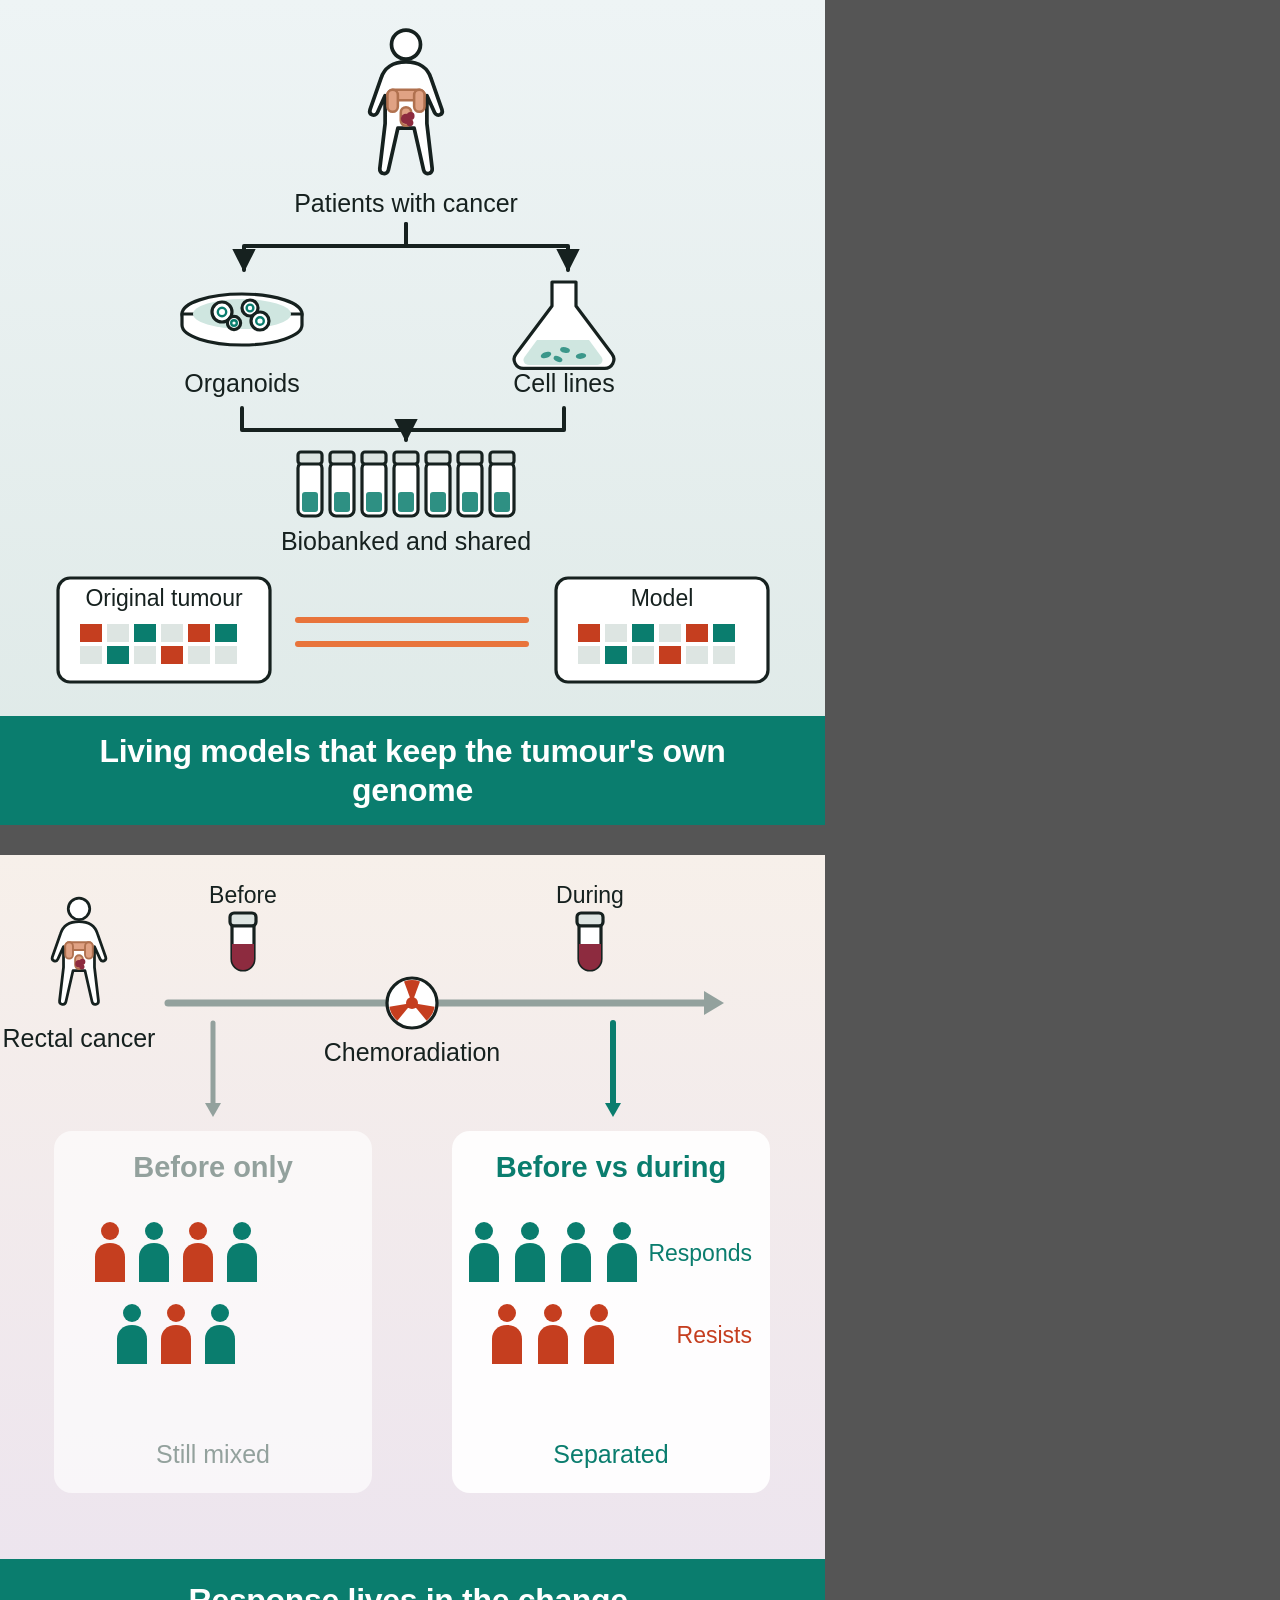
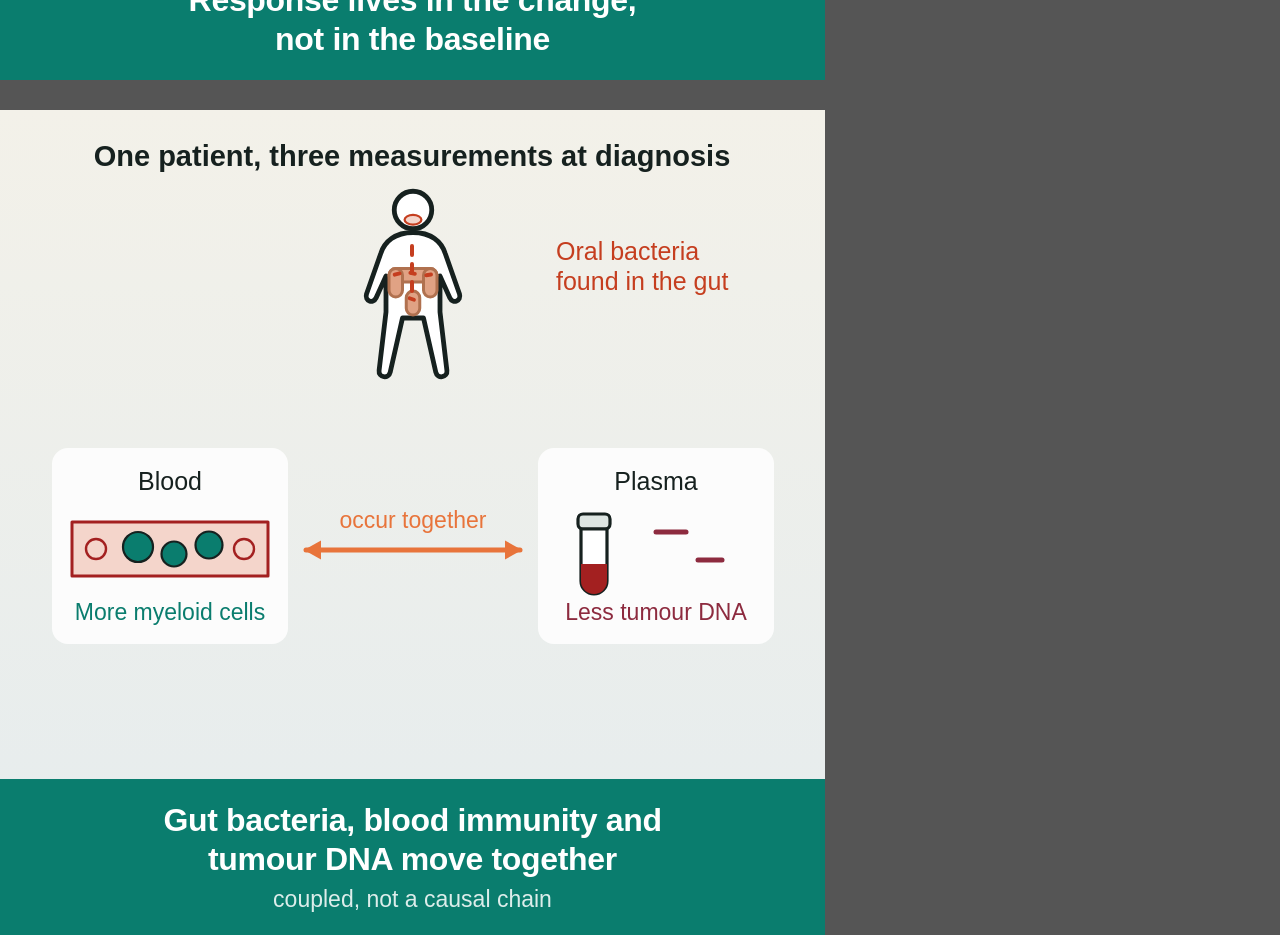
<file: ga/graphical_abstracts.html>
<!doctype html>
<html lang="en">
<head>
<meta charset="utf-8">
<style>
/* ============================================================
   Cell Press graphical-abstract conventions:
   one single panel, 5.5in square @300dpi (design 825 -> render 1650),
   Arial >=12pt (>=25px here), flat vector + keyline, tinted ground
   bled to the edge, one claim, no data items.
   Vertical budget per panel: stage 0-STAGE_END, take-home band below.
   ============================================================ */
:root{
  --ink:#16211f;
  --line:#16211f;
  --good:#0a7d6e;
  --good-l:#cfe6e0;
  --bad:#c53e1f;
  --bad-l:#f4d5cb;
  --accent:#e8743b;
  --tissue:#e0a284;
  --tissue-d:#b0714f;
  --tumour:#8d2b3f;
  --blood:#a32020;
  --neutral:#93a19d;
  --neutral-l:#dde5e2;
}
*{box-sizing:border-box;margin:0;padding:0}
body{background:#555;font-family:Arial,"Liberation Sans",Helvetica,sans-serif}

.ga{width:825px;height:825px;position:relative;overflow:hidden;color:var(--ink)}
.ga + .ga{margin-top:30px}
.ground{position:absolute;inset:0;z-index:0}
.stage{position:absolute;inset:0;z-index:2}

/* three sizes only */
.lbl{font-size:25px}      /* 12pt */
.hdr{font-size:29px;font-weight:bold}
.sm{font-size:23px}

.band{
  position:absolute;left:0;right:0;bottom:0;z-index:3;
  display:flex;flex-direction:column;align-items:center;justify-content:center;
  padding:22px 40px;text-align:center;background:var(--good);
}
.band b{display:block;font-size:32px;line-height:1.2;color:#fff;letter-spacing:-.01em}
.band i{display:block;font-style:normal;font-size:23px;color:rgba(255,255,255,.86);margin-top:8px}
</style>
</head>
<body>

<!-- ============================================================ GA1
     one claim: models grown from a patient keep that tumour's genome
     flow: patient -> two culture routes -> biobank -> match
     stage ends y=636, band 130 -->
<section class="ga" id="ga1">
  <svg class="ground" viewBox="0 0 825 825" preserveAspectRatio="none">
    <defs><linearGradient id="g1" x1="0" y1="0" x2="0" y2="1">
      <stop offset="0" stop-color="#eef4f5"/><stop offset="1" stop-color="#dee9e7"/></linearGradient></defs>
    <rect width="825" height="825" fill="url(#g1)"/>
  </svg>

  <svg class="stage" viewBox="0 0 825 825">
    <defs>
      <!-- featureless front-facing silhouette, colon + rectal tumour -->
      <g id="patient">
        <circle cx="50" cy="16" r="12.5" fill="#fff"/>
        <path fill="#fff" d="M50 31c-12 0-19 6-21.5 14L19 72c-1.4 4.6 4.4 6.8 6.4 2.6L32 60v24l-4.6 39c-.6 4.8 6.4 5.8 7.4 1.2L43 88h14l8.2 36.2c1 4.6 8 3.6 7.4-1.2L68 84V60l6.6 14.6c2 4.2 7.8 2 6.4-2.6L71.5 45C69 37 62 31 50 31z"/>
        <g fill="var(--tissue)" stroke="var(--tissue-d)" stroke-width="2.2">
          <rect x="34" y="55" width="32" height="9" rx="4.5"/>
          <rect x="34" y="55" width="9" height="19" rx="4.5"/>
          <rect x="57" y="55" width="9" height="19" rx="4.5"/>
          <rect x="45.5" y="70" width="9" height="16" rx="4.5"/>
        </g>
        <g fill="var(--tumour)" stroke="none">
          <circle cx="50" cy="80" r="4.4"/><circle cx="54" cy="77.5" r="3.4"/><circle cx="53.4" cy="83.5" r="3"/>
        </g>
      </g>
      <marker id="ah" viewBox="0 0 12 12" refX="9" refY="6" markerWidth="7" markerHeight="7" orient="auto">
        <path d="M0 1l10 5-10 5z" fill="var(--line)"/>
      </marker>
    </defs>

    <g stroke="var(--line)" stroke-width="3.2" stroke-linejoin="round" stroke-linecap="round">

      <!-- 1. patient, centred: the figure is the hub -->
      <use href="#patient" transform="translate(348,26) scale(1.16)"/>
      <text class="lbl" x="406" y="212" text-anchor="middle" stroke="none" fill="var(--ink)">Patients with cancer</text>

      <!-- branch down-left and down-right: one unbroken path to both routes -->
      <g fill="none" stroke="var(--line)" stroke-width="4">
        <path d="M406 224v22H244v24" marker-end="url(#ah)"/>
        <path d="M406 224v22h162v24" marker-end="url(#ah)"/>
      </g>

      <!-- 2a. organoids in a dish -->
      <g transform="translate(180,284)">
        <ellipse cx="62" cy="30" rx="60" ry="20" fill="#fff"/>
        <path fill="#fff" d="M2 30v11c0 11.1 26.9 20 60 20s60-8.9 60-20V30z"/>
        <ellipse cx="62" cy="30" rx="49" ry="15" fill="var(--good-l)" stroke="none"/>
        <g fill="#fff"><circle cx="42" cy="28" r="10"/><circle cx="70" cy="24" r="8"/>
          <circle cx="80" cy="37" r="9"/><circle cx="54" cy="39" r="6.6"/></g>
        <g fill="none" stroke="var(--good)" stroke-width="2.4">
          <circle cx="42" cy="28" r="4.2"/><circle cx="70" cy="24" r="3.4"/>
          <circle cx="80" cy="37" r="3.8"/><circle cx="54" cy="39" r="2.8"/></g>
      </g>
      <text class="lbl" x="242" y="392" text-anchor="middle" stroke="none" fill="var(--ink)">Organoids</text>

      <!-- 2b. cell lines in a flask -->
      <g transform="translate(524,278)">
        <path fill="#fff" d="M28 4h24v24l36 48c4.6 6.2 0 14.4-7.2 14.4H-.8C-8 90.4-12.6 82.2-8 76l36-48z"/>
        <path fill="var(--good-l)" stroke="none" d="M13 62l-12.5 17c-2.6 3.6 0 8 4.5 8h68c4.5 0 7.1-4.4 4.5-8L65 62z"/>
        <g fill="var(--good)" stroke="none" opacity=".75">
          <ellipse cx="22" cy="77" rx="5.4" ry="3" transform="rotate(-18 22 77)"/>
          <ellipse cx="41" cy="72" rx="5" ry="2.8" transform="rotate(12 41 72)"/>
          <ellipse cx="57" cy="78" rx="5.2" ry="2.9" transform="rotate(-8 57 78)"/>
          <ellipse cx="34" cy="81" rx="4.6" ry="2.6" transform="rotate(22 34 81)"/></g>
      </g>
      <text class="lbl" x="564" y="392" text-anchor="middle" stroke="none" fill="var(--ink)">Cell lines</text>

      <!-- 3. both routes converge into the biobank -->
      <g fill="none" stroke="var(--line)" stroke-width="4">
        <path d="M242 408v22h164"/><path d="M564 408v22H406v10" marker-end="url(#ah)"/>
      </g>

      <g transform="translate(298,448)">
        <g fill="#fff">
          <rect x="0" y="14" width="24" height="54" rx="6"/><rect x="32" y="14" width="24" height="54" rx="6"/>
          <rect x="64" y="14" width="24" height="54" rx="6"/><rect x="96" y="14" width="24" height="54" rx="6"/>
          <rect x="128" y="14" width="24" height="54" rx="6"/><rect x="160" y="14" width="24" height="54" rx="6"/>
          <rect x="192" y="14" width="24" height="54" rx="6"/>
        </g>
        <g fill="var(--good)" stroke="none" opacity=".85">
          <rect x="4" y="44" width="16" height="20" rx="3"/><rect x="36" y="44" width="16" height="20" rx="3"/>
          <rect x="68" y="44" width="16" height="20" rx="3"/><rect x="100" y="44" width="16" height="20" rx="3"/>
          <rect x="132" y="44" width="16" height="20" rx="3"/><rect x="164" y="44" width="16" height="20" rx="3"/>
          <rect x="196" y="44" width="16" height="20" rx="3"/>
        </g>
        <g fill="var(--neutral-l)">
          <rect x="0" y="4" width="24" height="12" rx="3"/><rect x="32" y="4" width="24" height="12" rx="3"/>
          <rect x="64" y="4" width="24" height="12" rx="3"/><rect x="96" y="4" width="24" height="12" rx="3"/>
          <rect x="128" y="4" width="24" height="12" rx="3"/><rect x="160" y="4" width="24" height="12" rx="3"/>
          <rect x="192" y="4" width="24" height="12" rx="3"/>
        </g>
      </g>
      <text class="lbl" x="406" y="550" text-anchor="middle" stroke="none" fill="var(--ink)">Biobanked and shared</text>

      <g transform="translate(58,578)">
        <rect x="0" y="0" width="212" height="104" rx="12" fill="#fff"/>
        <text class="sm" x="106" y="28" text-anchor="middle" stroke="none" fill="var(--ink)">Original tumour</text>
        <g stroke="none">
          <rect x="22" y="46" width="22" height="18" fill="var(--bad)"/><rect x="49" y="46" width="22" height="18" fill="var(--neutral-l)"/>
          <rect x="76" y="46" width="22" height="18" fill="var(--good)"/><rect x="103" y="46" width="22" height="18" fill="var(--neutral-l)"/>
          <rect x="130" y="46" width="22" height="18" fill="var(--bad)"/><rect x="157" y="46" width="22" height="18" fill="var(--good)"/>
          <rect x="22" y="68" width="22" height="18" fill="var(--neutral-l)"/><rect x="49" y="68" width="22" height="18" fill="var(--good)"/>
          <rect x="76" y="68" width="22" height="18" fill="var(--neutral-l)"/><rect x="103" y="68" width="22" height="18" fill="var(--bad)"/>
          <rect x="130" y="68" width="22" height="18" fill="var(--neutral-l)"/><rect x="157" y="68" width="22" height="18" fill="var(--neutral-l)"/>
        </g>
      </g>
      <g transform="translate(556,578)">
        <rect x="0" y="0" width="212" height="104" rx="12" fill="#fff"/>
        <text class="sm" x="106" y="28" text-anchor="middle" stroke="none" fill="var(--ink)">Model</text>
        <g stroke="none">
          <rect x="22" y="46" width="22" height="18" fill="var(--bad)"/><rect x="49" y="46" width="22" height="18" fill="var(--neutral-l)"/>
          <rect x="76" y="46" width="22" height="18" fill="var(--good)"/><rect x="103" y="46" width="22" height="18" fill="var(--neutral-l)"/>
          <rect x="130" y="46" width="22" height="18" fill="var(--bad)"/><rect x="157" y="46" width="22" height="18" fill="var(--good)"/>
          <rect x="22" y="68" width="22" height="18" fill="var(--neutral-l)"/><rect x="49" y="68" width="22" height="18" fill="var(--good)"/>
          <rect x="76" y="68" width="22" height="18" fill="var(--neutral-l)"/><rect x="103" y="68" width="22" height="18" fill="var(--bad)"/>
          <rect x="130" y="68" width="22" height="18" fill="var(--neutral-l)"/><rect x="157" y="68" width="22" height="18" fill="var(--neutral-l)"/>
        </g>
      </g>
      <!-- equivalence, not a directed arrow -->
      <g stroke="var(--accent)" stroke-width="6"><path d="M298 620h228"/><path d="M298 644h228"/></g>
    </g>
  </svg>

  <div class="band" style="padding:16px 40px"><b>Living models that keep the tumour's own genome</b></div>
</section>

<!-- ============================================================ GA2
     one claim: the change under treatment separates response
     device: same cohort unsorted (baseline) vs sorted (paired)
     stage ends y=650, band 130 -->
<section class="ga" id="ga2">
  <svg class="ground" viewBox="0 0 825 825" preserveAspectRatio="none">
    <defs><linearGradient id="g2" x1="0" y1="0" x2="0" y2="1">
      <stop offset="0" stop-color="#f7f0ea"/><stop offset="1" stop-color="#ebe3ef"/></linearGradient></defs>
    <rect width="825" height="825" fill="url(#g2)"/>
  </svg>

  <svg class="stage" viewBox="0 0 825 825">
    <defs>
      <g id="tube">
        <rect x="0" y="0" width="26" height="13" rx="4" fill="var(--neutral-l)"/>
        <path fill="#fff" d="M2 13h22v33a11 11 0 0 1-22 0z"/>
        <path fill="var(--tumour)" stroke="none" d="M2 31h22v15a11 11 0 0 1-22 0z"/>
      </g>
      <g id="person"><circle cx="14" cy="10" r="9"/><path d="M14 22c-9 0-15 6-15 14v25h30V36c0-8-6-14-15-14z"/></g>
    </defs>

    <g stroke="var(--line)" stroke-width="3.2" stroke-linejoin="round" stroke-linecap="round">

      <!-- patient -->
      <use href="#patient" transform="translate(36,40) scale(.86)"/>
      <text class="lbl" x="79" y="192" text-anchor="middle" stroke="none" fill="var(--ink)">Rectal cancer</text>

      <!-- sample labels sit above the tubes; spine sits below them -->
      <text class="sm" x="243" y="48" text-anchor="middle" stroke="none" fill="var(--ink)">Before</text>
      <use href="#tube" x="230" y="58"/>
      <text class="sm" x="590" y="48" text-anchor="middle" stroke="none" fill="var(--ink)">During</text>
      <use href="#tube" x="577" y="58"/>

      <!-- treatment spine, clear of every label -->
      <path d="M168 148h542" fill="none" stroke="var(--neutral)" stroke-width="7"/>
      <path d="M704 136l20 12-20 12z" fill="var(--neutral)" stroke="none"/>

      <!-- radiation trefoil on the spine -->
      <g transform="translate(412,148)">
        <circle cx="0" cy="0" r="25" fill="#fff"/>
        <g fill="var(--bad)" stroke="none">
          <g><path d="M0 0L-8 -21.5A23 23 0 0 1 8-21.5Z"/></g>
          <g transform="rotate(120)"><path d="M0 0L-8 -21.5A23 23 0 0 1 8-21.5Z"/></g>
          <g transform="rotate(240)"><path d="M0 0L-8 -21.5A23 23 0 0 1 8-21.5Z"/></g>
          <circle cx="0" cy="0" r="6"/>
        </g>
      </g>
      <text class="lbl" x="412" y="206" text-anchor="middle" stroke="none" fill="var(--ink)">Chemoradiation</text>

      <!-- fork down to the two readings -->
      <path d="M213 168v82" fill="none" stroke="var(--neutral)" stroke-width="5"/>
      <path d="M205 248l8 14 8-14z" fill="var(--neutral)" stroke="none"/>
      <path d="M613 168v82" fill="none" stroke="var(--good)" stroke-width="6"/>
      <path d="M605 248l8 14 8-14z" fill="var(--good)" stroke="none"/>

      <!-- LEFT: baseline alone -> cohort stays mixed -->
      <rect x="54" y="276" width="318" height="362" rx="18" fill="#fff" opacity=".66" stroke="none"/>
      <text class="hdr" x="213" y="322" text-anchor="middle" stroke="none" fill="var(--neutral)">Before only</text>
      <g transform="translate(96,366)">
        <g fill="var(--bad)" stroke="none">
          <use href="#person" x="0" y="0"/><use href="#person" x="88" y="0"/>
          <use href="#person" x="66" y="82"/>
        </g>
        <g fill="var(--good)" stroke="none">
          <use href="#person" x="44" y="0"/><use href="#person" x="132" y="0"/>
          <use href="#person" x="22" y="82"/><use href="#person" x="110" y="82"/>
        </g>
      </g>
      <text class="lbl" x="213" y="608" text-anchor="middle" stroke="none" fill="var(--neutral)">Still mixed</text>

      <!-- RIGHT: paired -> cohort sorts into two rows -->
      <rect x="452" y="276" width="318" height="362" rx="18" fill="#fff" opacity=".92" stroke="none"/>
      <text class="hdr" x="611" y="322" text-anchor="middle" stroke="none" fill="var(--good)">Before vs during</text>
      <g transform="translate(470,366)">
        <g fill="var(--good)" stroke="none">
          <use href="#person" x="0" y="0"/><use href="#person" x="46" y="0"/>
          <use href="#person" x="92" y="0"/><use href="#person" x="138" y="0"/>
        </g>
        <g fill="var(--bad)" stroke="none">
          <use href="#person" x="23" y="82"/><use href="#person" x="69" y="82"/><use href="#person" x="115" y="82"/>
        </g>
      </g>
      <text class="sm" x="752" y="406" text-anchor="end" stroke="none" fill="var(--good)">Responds</text>
      <text class="sm" x="752" y="488" text-anchor="end" stroke="none" fill="var(--bad)">Resists</text>
      <text class="lbl" x="611" y="608" text-anchor="middle" stroke="none" fill="var(--good)">Separated</text>
    </g>
  </svg>

  <div class="band"><b>Response lives in the change,<br>not in the baseline</b></div>
</section>

<!-- ============================================================ GA3
     one claim: three compartments move together at diagnosis
     association shown as adjacency + shared colour, never a mechanism arrow
     stage ends y=620, band 168 -->
<section class="ga" id="ga3">
  <svg class="ground" viewBox="0 0 825 825" preserveAspectRatio="none">
    <defs><linearGradient id="g3" x1="0" y1="0" x2="0" y2="1">
      <stop offset="0" stop-color="#f3f1e9"/><stop offset="1" stop-color="#e5ecee"/></linearGradient></defs>
    <rect width="825" height="825" fill="url(#g3)"/>
  </svg>

  <svg class="stage" viewBox="0 0 825 825">
    <g stroke="var(--line)" stroke-width="3.2" stroke-linejoin="round" stroke-linecap="round">

      <text class="hdr" x="412" y="56" text-anchor="middle" stroke="none" fill="var(--ink)">One patient, three measurements at diagnosis</text>

      <!-- patient, centred, with mouth and gut both carrying the same bacteria colour -->
      <g transform="translate(338,76) scale(1.5)">
        <circle cx="50" cy="16" r="12.5" fill="#fff"/>
        <path fill="#fff" d="M50 31c-12 0-19 6-21.5 14L19 72c-1.4 4.6 4.4 6.8 6.4 2.6L32 60v24l-4.6 39c-.6 4.8 6.4 5.8 7.4 1.2L43 88h14l8.2 36.2c1 4.6 8 3.6 7.4-1.2L68 84V60l6.6 14.6c2 4.2 7.8 2 6.4-2.6L71.5 45C69 37 62 31 50 31z"/>
        <ellipse cx="50" cy="22.5" rx="5.6" ry="3.2" fill="var(--bad-l)" stroke="var(--bad)" stroke-width="1.5"/>
        <g fill="var(--tissue)" stroke="var(--tissue-d)" stroke-width="2">
          <rect x="34" y="55" width="32" height="9" rx="4.5"/>
          <rect x="34" y="55" width="9" height="19" rx="4.5"/>
          <rect x="57" y="55" width="9" height="19" rx="4.5"/>
          <rect x="45.5" y="70" width="9" height="16" rx="4.5"/>
        </g>
        <g fill="var(--bad)" stroke="none">
          <rect x="36.5" y="57.5" width="6" height="2.6" rx="1.3" transform="rotate(-14 39 59)"/>
          <rect x="47" y="57" width="5.6" height="2.5" rx="1.2" transform="rotate(12 50 58)"/>
          <rect x="57.5" y="58" width="5.8" height="2.6" rx="1.3" transform="rotate(-8 60 59)"/>
          <rect x="46.5" y="74" width="5.6" height="2.5" rx="1.2" transform="rotate(20 49 75)"/>
        </g>
      </g>

      <!-- same colour in mouth and gut = the observed event, no mechanism arrow -->
      <path d="M412 136v52" fill="none" stroke="var(--bad)" stroke-width="4" stroke-dasharray="9 9"/>
      <text class="lbl" x="556" y="150" text-anchor="start" stroke="none" fill="var(--bad)">Oral bacteria</text>
      <text class="lbl" x="556" y="180" text-anchor="start" stroke="none" fill="var(--bad)">found in the gut</text>

      <!-- blood -->
      <g transform="translate(52,338)">
        <rect x="0" y="0" width="236" height="196" rx="16" fill="#fff" opacity=".85" stroke="none"/>
        <text class="lbl" x="118" y="42" text-anchor="middle" stroke="none" fill="var(--ink)">Blood</text>
        <path d="M20 74h196v54H20z" fill="var(--bad-l)" stroke="var(--blood)" stroke-width="3"/>
        <g fill="none" stroke="var(--blood)" stroke-width="2.4">
          <circle cx="44" cy="101" r="10"/><circle cx="192" cy="101" r="10"/></g>
        <g fill="var(--good)" stroke="var(--line)" stroke-width="2.2">
          <circle cx="86" cy="99" r="15"/><circle cx="122" cy="106" r="12.5"/><circle cx="157" cy="97" r="13.5"/></g>
        <text class="sm" x="118" y="172" text-anchor="middle" stroke="none" fill="var(--good)">More myeloid cells</text>
      </g>

      <!-- plasma -->
      <g transform="translate(538,338)">
        <rect x="0" y="0" width="236" height="196" rx="16" fill="#fff" opacity=".85" stroke="none"/>
        <text class="lbl" x="118" y="42" text-anchor="middle" stroke="none" fill="var(--ink)">Plasma</text>
        <g transform="translate(40,66)">
          <rect x="0" y="0" width="32" height="15" rx="5" fill="var(--neutral-l)"/>
          <path fill="#fff" d="M3 15h26v52a13 13 0 0 1-26 0z"/>
          <path fill="var(--blood)" stroke="none" d="M3 50h26v17a13 13 0 0 1-26 0z"/>
        </g>
        <g stroke="var(--tumour)" stroke-width="5" stroke-linecap="round" fill="none">
          <path d="M118 84h30"/><path d="M160 112h24"/>
        </g>
        <text class="sm" x="118" y="172" text-anchor="middle" stroke="none" fill="var(--tumour)">Less tumour DNA</text>
      </g>

      <!-- adjacency, both directions, no mechanism -->
      <g stroke="var(--accent)" stroke-width="5" fill="none"><path d="M306 440h214"/></g>
      <g fill="var(--accent)" stroke="none">
        <path d="M304 440l17-9.5v19z"/><path d="M522 440l-17-9.5v19z"/>
      </g>
      <text class="sm" x="413" y="418" text-anchor="middle" stroke="none" fill="var(--accent)">occur together</text>
    </g>
  </svg>

  <div class="band">
    <b>Gut bacteria, blood immunity and<br>tumour DNA move together</b>
    <i>coupled, not a causal chain</i>
  </div>
</section>

</body>
</html>
</file>
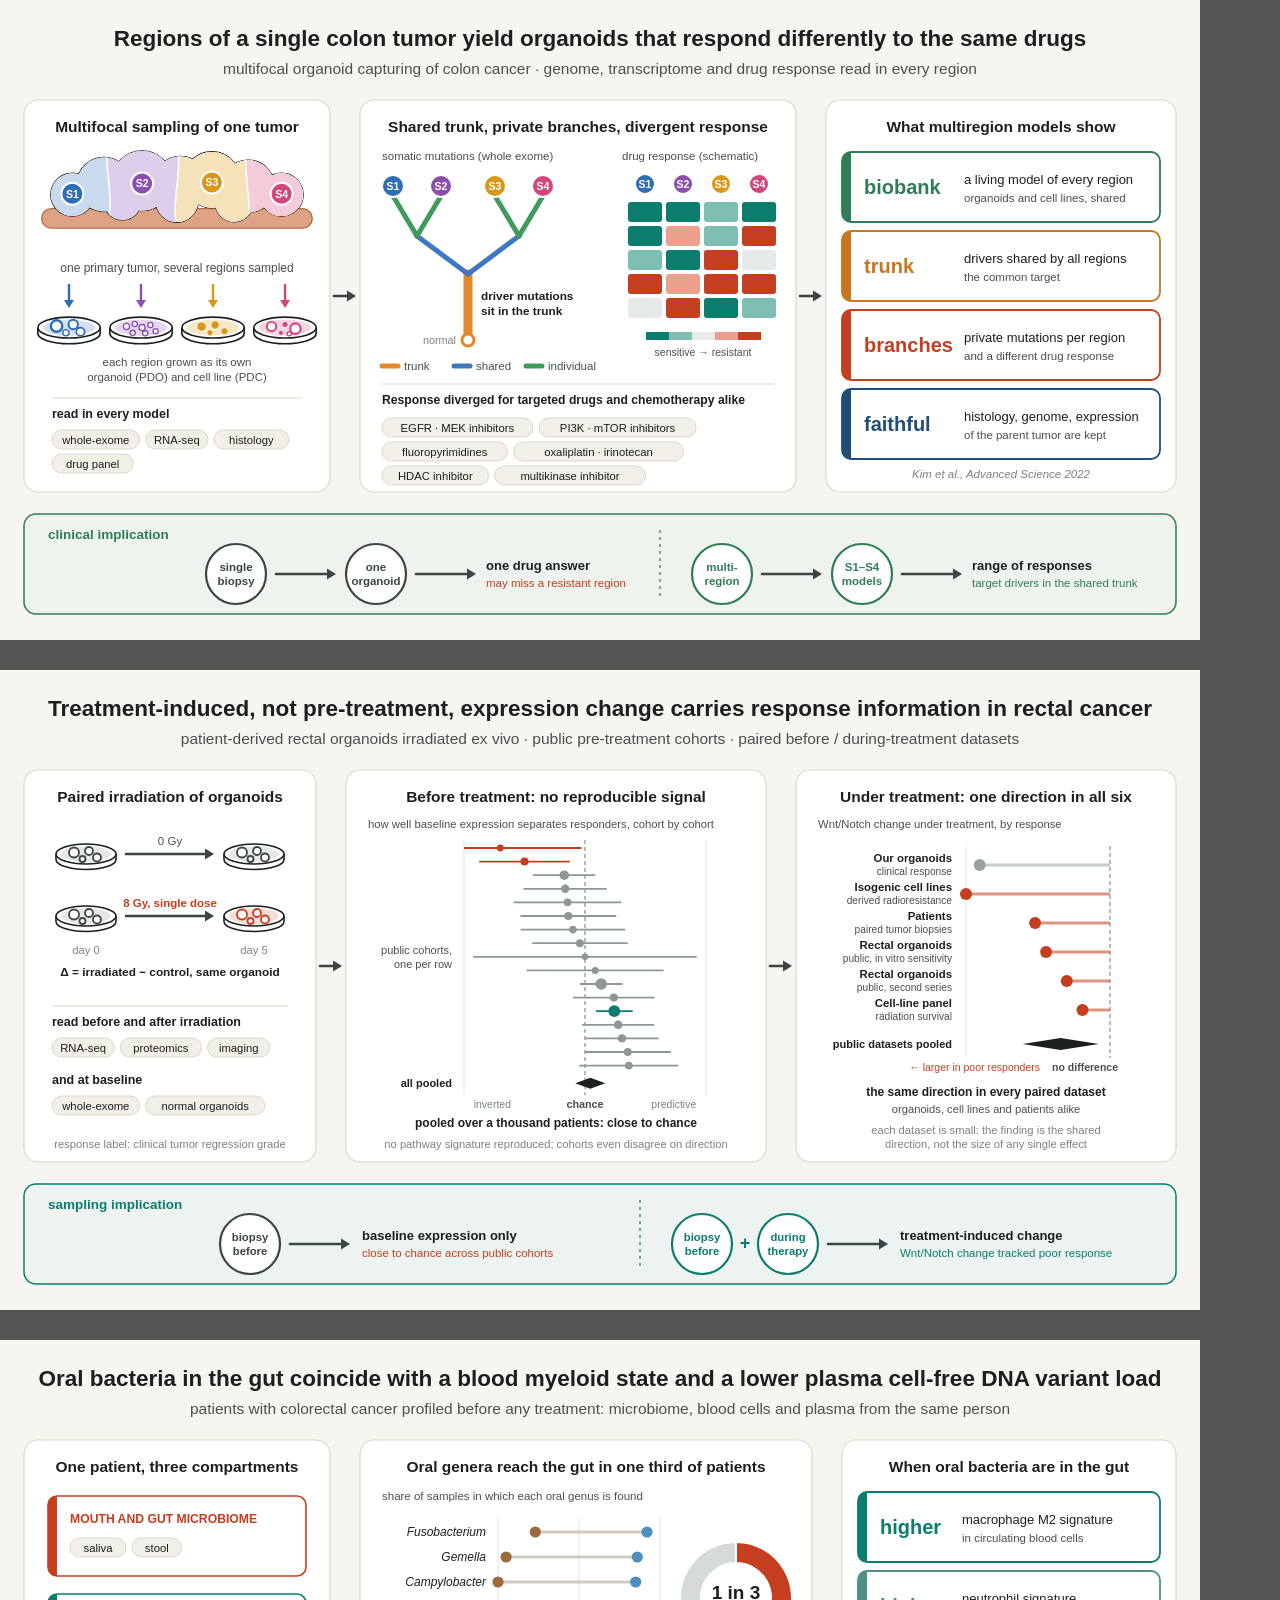
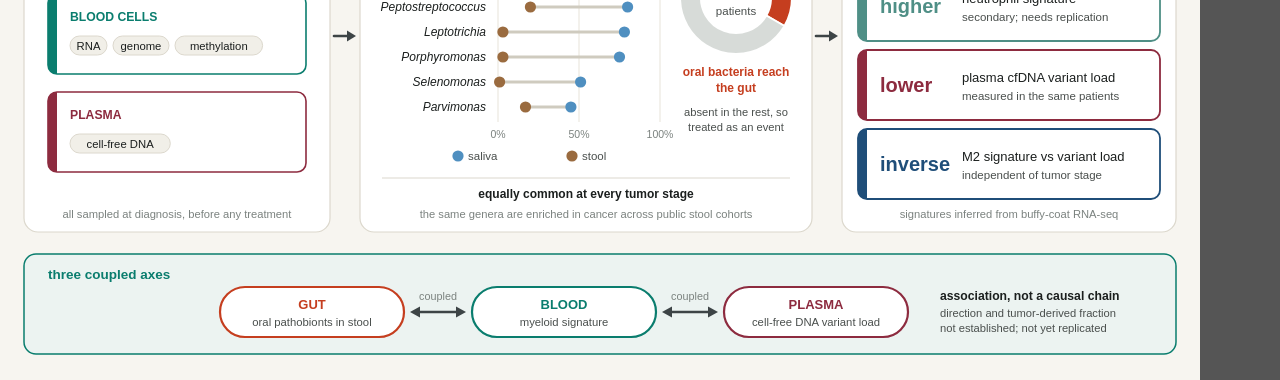
<file: ga/journal_abstracts.html>
<!doctype html><html lang="en"><head><meta charset="utf-8"><style>*{margin:0;padding:0;box-sizing:border-box}body{background:#555}.ja{display:block}.ja+.ja{margin-top:30px}svg{display:block}</style></head><body><section class="ja" id="j1" style="width:1200px;height:640px"><svg viewBox="0 0 1200 640" width="1200" height="640" font-family="Arial, 'Liberation Sans', Helvetica, sans-serif"><rect width="1200" height="640" fill="#F7F5F0"/><text x="600.0" y="46.0" font-size="22.5" fill="#1b1f1e" text-anchor="middle" font-weight="bold" font-style="normal" >Regions of a single colon tumor yield organoids that respond differently to the same drugs</text><text x="600.0" y="74.0" font-size="15.5" fill="#4a4f4d" text-anchor="middle" font-weight="normal" font-style="normal" >multifocal organoid capturing of colon cancer  ·  genome, transcriptome and drug response read in every region</text><rect x="24" y="100" width="306" height="392" rx="14" fill="#fff" stroke="#dcd8cd" stroke-width="1.2"/><text x="177.0" y="132.0" font-size="15.5" fill="#1b1f1e" text-anchor="middle" font-weight="bold" font-style="normal" >Multifocal sampling of one tumor</text><g transform="translate(-49.5,124.0) scale(0.465)" stroke="#1b1f1e" stroke-width="3.4" stroke-linejoin="round"><clipPath id="j1clip"><circle cx="262" cy="152" r="46" /><circle cx="330" cy="130" r="58" /><circle cx="412" cy="122" r="64" /><circle cx="495" cy="128" r="58" /><circle cx="562" cy="120" r="60" /><circle cx="640" cy="134" r="56" /><circle cx="712" cy="152" r="46" /><circle cx="370" cy="166" r="40" /><circle cx="610" cy="170" r="40" /><circle cx="487" cy="166" r="45" /></clipPath><rect x="196" y="182" width="582" height="42" rx="21" fill="#e0a284" stroke="#b0714f" stroke-width="3"/><g><circle cx="262" cy="152" r="46" fill='#fff'/><circle cx="330" cy="130" r="58" fill='#fff'/><circle cx="412" cy="122" r="64" fill='#fff'/><circle cx="495" cy="128" r="58" fill='#fff'/><circle cx="562" cy="120" r="60" fill='#fff'/><circle cx="640" cy="134" r="56" fill='#fff'/><circle cx="712" cy="152" r="46" fill='#fff'/><circle cx="370" cy="166" r="40" fill='#fff'/><circle cx="610" cy="170" r="40" fill='#fff'/><circle cx="487" cy="166" r="45" fill='#fff'/></g><g stroke="none"><circle cx="262" cy="152" r="46" fill='#fff'/><circle cx="330" cy="130" r="58" fill='#fff'/><circle cx="412" cy="122" r="64" fill='#fff'/><circle cx="495" cy="128" r="58" fill='#fff'/><circle cx="562" cy="120" r="60" fill='#fff'/><circle cx="640" cy="134" r="56" fill='#fff'/><circle cx="712" cy="152" r="46" fill='#fff'/><circle cx="370" cy="166" r="40" fill='#fff'/><circle cx="610" cy="170" r="40" fill='#fff'/><circle cx="487" cy="166" r="45" fill='#fff'/></g><g clip-path="url(#j1clip)" stroke="none"><rect x="180" y="40" width="620" height="200" fill="#c9d9ee"/><path d="M340 40c-14 60 18 110-6 200h470V40z" fill="#dfcdec"/><path d="M486 40c16 70-16 120 4 200h320V40z" fill="#f5e2b8"/><path d="M640 40c-16 66 14 124-4 200h170V40z" fill="#f3cbda"/><g fill="none" stroke="#fff" stroke-width="3.4"><path d="M340 40c-14 60 18 110-6 200"/><path d="M486 40c16 70-16 120 4 200"/><path d="M640 40c-16 66 14 124-4 200"/></g></g></g><circle cx="72.375" cy="193.70999999999998" r="11" fill="#2f6db5" stroke="#fff" stroke-width="2"/><text x="72.4" y="197.5" font-size="10.5" fill="#fff" text-anchor="middle" font-weight="bold" font-style="normal" >S1</text><circle cx="142.125" cy="183.48" r="11" fill="#8a4fb0" stroke="#fff" stroke-width="2"/><text x="142.1" y="187.3" font-size="10.5" fill="#fff" text-anchor="middle" font-weight="bold" font-style="normal" >S2</text><circle cx="211.87500000000003" cy="182.55" r="11" fill="#d9971a" stroke="#fff" stroke-width="2"/><text x="211.9" y="186.4" font-size="10.5" fill="#fff" text-anchor="middle" font-weight="bold" font-style="normal" >S3</text><circle cx="281.625" cy="193.70999999999998" r="11" fill="#d1477a" stroke="#fff" stroke-width="2"/><text x="281.6" y="197.5" font-size="10.5" fill="#fff" text-anchor="middle" font-weight="bold" font-style="normal" >S4</text><text x="177.0" y="272.0" font-size="12" fill="#4a4f4d" text-anchor="middle" font-weight="normal" font-style="normal" >one primary tumor, several regions sampled</text><path d="M69 284v18" stroke="#2f6db5" stroke-width="2.4" fill="none"/><path d="M64 300l5 8 5-8z" fill="#2f6db5"/><g transform="translate(36.8,312) scale(0.52)" stroke="#1b1f1e" stroke-width="3.2"><path fill="#fff" d="M2 30v11c0 11.1 26.9 20 60 20s60-8.9 60-20V30"/><ellipse cx="62" cy="30" rx="60" ry="20" fill="#fff"/><ellipse cx="62" cy="30" rx="50" ry="15.5" fill="#c9d9ee" stroke="none" opacity=".8"/><circle cx="38" cy="27" r="11" fill="#fff" stroke="#2f6db5" stroke-width="4.6"/><circle cx="70" cy="24" r="9" fill="#fff" stroke="#2f6db5" stroke-width="3.8"/><circle cx="84" cy="38" r="8" fill="#fff" stroke="#2f6db5" stroke-width="3.4"/><circle cx="56" cy="40" r="6" fill="#fff" stroke="#2f6db5" stroke-width="2.6"/></g><path d="M141 284v18" stroke="#8a4fb0" stroke-width="2.4" fill="none"/><path d="M136 300l5 8 5-8z" fill="#8a4fb0"/><g transform="translate(108.8,312) scale(0.52)" stroke="#1b1f1e" stroke-width="3.2"><path fill="#fff" d="M2 30v11c0 11.1 26.9 20 60 20s60-8.9 60-20V30"/><ellipse cx="62" cy="30" rx="60" ry="20" fill="#fff"/><ellipse cx="62" cy="30" rx="50" ry="15.5" fill="#dfcdec" stroke="none" opacity=".8"/><circle cx="34" cy="28" r="6" fill="#fff" stroke="#8a4fb0" stroke-width="2.6"/><circle cx="50" cy="23" r="5" fill="#fff" stroke="#8a4fb0" stroke-width="2.6"/><circle cx="64" cy="30" r="6" fill="#fff" stroke="#8a4fb0" stroke-width="2.6"/><circle cx="80" cy="25" r="5" fill="#fff" stroke="#8a4fb0" stroke-width="2.6"/><circle cx="90" cy="37" r="5" fill="#fff" stroke="#8a4fb0" stroke-width="2.6"/><circle cx="46" cy="40" r="5" fill="#fff" stroke="#8a4fb0" stroke-width="2.6"/><circle cx="70" cy="41" r="5" fill="#fff" stroke="#8a4fb0" stroke-width="2.6"/></g><path d="M213 284v18" stroke="#d9971a" stroke-width="2.4" fill="none"/><path d="M208 300l5 8 5-8z" fill="#d9971a"/><g transform="translate(180.8,312) scale(0.52)" stroke="#1b1f1e" stroke-width="3.2"><path fill="#fff" d="M2 30v11c0 11.1 26.9 20 60 20s60-8.9 60-20V30"/><ellipse cx="62" cy="30" rx="60" ry="20" fill="#fff"/><ellipse cx="62" cy="30" rx="50" ry="15.5" fill="#f5e2b8" stroke="none" opacity=".8"/><circle cx="40" cy="28" r="9" fill="#d9971a" stroke="#fff" stroke-width="1.6"/><circle cx="66" cy="25" r="8" fill="#d9971a" stroke="#fff" stroke-width="1.6"/><circle cx="84" cy="37" r="7" fill="#d9971a" stroke="#fff" stroke-width="1.6"/><circle cx="56" cy="40" r="6" fill="#d9971a" stroke="#fff" stroke-width="1.6"/></g><path d="M285 284v18" stroke="#d1477a" stroke-width="2.4" fill="none"/><path d="M280 300l5 8 5-8z" fill="#d1477a"/><g transform="translate(252.8,312) scale(0.52)" stroke="#1b1f1e" stroke-width="3.2"><path fill="#fff" d="M2 30v11c0 11.1 26.9 20 60 20s60-8.9 60-20V30"/><ellipse cx="62" cy="30" rx="60" ry="20" fill="#fff"/><ellipse cx="62" cy="30" rx="50" ry="15.5" fill="#f3cbda" stroke="none" opacity=".8"/><circle cx="36" cy="28" r="9" fill="#fff" stroke="#d1477a" stroke-width="3.8"/><circle cx="62" cy="24" r="6" fill="#d1477a" stroke="#fff" stroke-width="1.6"/><circle cx="82" cy="32" r="10" fill="#fff" stroke="#d1477a" stroke-width="4.2"/><circle cx="54" cy="40" r="5" fill="#d1477a" stroke="#fff" stroke-width="1.6"/><circle cx="70" cy="42" r="4" fill="#fff" stroke="#d1477a" stroke-width="2.6"/></g><text x="177.0" y="366.0" font-size="11.5" fill="#4a4f4d" text-anchor="middle" font-weight="normal" font-style="normal" >each region grown as its own</text><text x="177.0" y="381.0" font-size="11.5" fill="#4a4f4d" text-anchor="middle" font-weight="normal" font-style="normal" >organoid (PDO) and cell line (PDC)</text><path d="M52 398h250" stroke="#dcd8cd" stroke-width="1.2"/><text x="52.0" y="418.0" font-size="12.5" fill="#1b1f1e" text-anchor="start" font-weight="bold" font-style="normal" >read in every model</text><rect x="52.0" y="430" width="87.6" height="19" rx="9.5" fill="#f1efe8" stroke="#dcd8cd"/><text x="95.8" y="443.5" font-size="11.3" fill="#1b1f1e" text-anchor="middle" font-weight="normal" font-style="normal" >whole-exome</text><rect x="145.6" y="430" width="62.3" height="19" rx="9.5" fill="#f1efe8" stroke="#dcd8cd"/><text x="176.8" y="443.5" font-size="11.3" fill="#1b1f1e" text-anchor="middle" font-weight="normal" font-style="normal" >RNA-seq</text><rect x="213.9" y="430" width="75.0" height="19" rx="9.5" fill="#f1efe8" stroke="#dcd8cd"/><text x="251.4" y="443.5" font-size="11.3" fill="#1b1f1e" text-anchor="middle" font-weight="normal" font-style="normal" >histology</text><rect x="52.0" y="454" width="81.3" height="19" rx="9.5" fill="#f1efe8" stroke="#dcd8cd"/><text x="92.6" y="467.5" font-size="11.3" fill="#1b1f1e" text-anchor="middle" font-weight="normal" font-style="normal" >drug panel</text><path d="M334 296.0h15" stroke="#3d4446" stroke-width="2.6" fill="none" stroke-linecap="round"/><path d="M347 290.5l9 5.5-9 5.5z" fill="#3d4446"/><rect x="360" y="100" width="436" height="392" rx="14" fill="#fff" stroke="#dcd8cd" stroke-width="1.2"/><text x="578.0" y="132.0" font-size="15.5" fill="#1b1f1e" text-anchor="middle" font-weight="bold" font-style="normal" >Shared trunk, private branches, divergent response</text><g fill="none" stroke-linecap="round" stroke-width="5"><path d="M468 336v-62" stroke="#e08a2b" stroke-width="9"/><path d="M468 274L417 236" stroke="#3f78c0"/><path d="M468 274L519 236" stroke="#3f78c0"/><path d="M417 236L393 196" stroke="#3f9a5c"/><path d="M417 236L441 196" stroke="#3f9a5c"/><path d="M519 236L495 196" stroke="#3f9a5c"/><path d="M519 236L543 196" stroke="#3f9a5c"/></g><circle cx="393" cy="186" r="11" fill="#2f6db5" stroke="#fff" stroke-width="2"/><text x="393.0" y="189.8" font-size="10.5" fill="#fff" text-anchor="middle" font-weight="bold" font-style="normal" >S1</text><circle cx="441" cy="186" r="11" fill="#8a4fb0" stroke="#fff" stroke-width="2"/><text x="441.0" y="189.8" font-size="10.5" fill="#fff" text-anchor="middle" font-weight="bold" font-style="normal" >S2</text><circle cx="495" cy="186" r="11" fill="#d9971a" stroke="#fff" stroke-width="2"/><text x="495.0" y="189.8" font-size="10.5" fill="#fff" text-anchor="middle" font-weight="bold" font-style="normal" >S3</text><circle cx="543" cy="186" r="11" fill="#d1477a" stroke="#fff" stroke-width="2"/><text x="543.0" y="189.8" font-size="10.5" fill="#fff" text-anchor="middle" font-weight="bold" font-style="normal" >S4</text><circle cx="468" cy="340" r="6" fill="#fff" stroke="#e08a2b" stroke-width="3"/><text x="456.0" y="344.0" font-size="10.8" fill="#7b827f" text-anchor="end" font-weight="normal" font-style="normal" >normal</text><text x="481.0" y="300.0" font-size="11.8" fill="#1b1f1e" text-anchor="start" font-weight="bold" font-style="normal" >driver mutations</text><text x="481.0" y="315.0" font-size="11.8" fill="#1b1f1e" text-anchor="start" font-weight="bold" font-style="normal" >sit in the trunk</text><path d="M382 366h16" stroke="#e08a2b" stroke-width="5" stroke-linecap="round"/><text x="404.0" y="370.0" font-size="11.5" fill="#4a4f4d" text-anchor="start" font-weight="normal" font-style="normal" >trunk</text><path d="M454 366h16" stroke="#3f78c0" stroke-width="5" stroke-linecap="round"/><text x="476.0" y="370.0" font-size="11.5" fill="#4a4f4d" text-anchor="start" font-weight="normal" font-style="normal" >shared</text><path d="M526 366h16" stroke="#3f9a5c" stroke-width="5" stroke-linecap="round"/><text x="548.0" y="370.0" font-size="11.5" fill="#4a4f4d" text-anchor="start" font-weight="normal" font-style="normal" >individual</text><text x="382.0" y="160.0" font-size="11.5" fill="#4a4f4d" text-anchor="start" font-weight="normal" font-style="normal" >somatic mutations (whole exome)</text><text x="622.0" y="160.0" font-size="11.5" fill="#4a4f4d" text-anchor="start" font-weight="normal" font-style="normal" >drug response (schematic)</text><circle cx="645" cy="184" r="10" fill="#2f6db5" stroke="#fff" stroke-width="2"/><text x="645.0" y="187.8" font-size="10.5" fill="#fff" text-anchor="middle" font-weight="bold" font-style="normal" >S1</text><circle cx="683" cy="184" r="10" fill="#8a4fb0" stroke="#fff" stroke-width="2"/><text x="683.0" y="187.8" font-size="10.5" fill="#fff" text-anchor="middle" font-weight="bold" font-style="normal" >S2</text><circle cx="721" cy="184" r="10" fill="#d9971a" stroke="#fff" stroke-width="2"/><text x="721.0" y="187.8" font-size="10.5" fill="#fff" text-anchor="middle" font-weight="bold" font-style="normal" >S3</text><circle cx="759" cy="184" r="10" fill="#d1477a" stroke="#fff" stroke-width="2"/><text x="759.0" y="187.8" font-size="10.5" fill="#fff" text-anchor="middle" font-weight="bold" font-style="normal" >S4</text><rect x="628" y="202" width="34" height="20" rx="3" fill="#0a7d6e"/><rect x="666" y="202" width="34" height="20" rx="3" fill="#0a7d6e"/><rect x="704" y="202" width="34" height="20" rx="3" fill="#7fbfb3"/><rect x="742" y="202" width="34" height="20" rx="3" fill="#0a7d6e"/><rect x="628" y="226" width="34" height="20" rx="3" fill="#0a7d6e"/><rect x="666" y="226" width="34" height="20" rx="3" fill="#e9a18d"/><rect x="704" y="226" width="34" height="20" rx="3" fill="#7fbfb3"/><rect x="742" y="226" width="34" height="20" rx="3" fill="#c53e1f"/><rect x="628" y="250" width="34" height="20" rx="3" fill="#7fbfb3"/><rect x="666" y="250" width="34" height="20" rx="3" fill="#0a7d6e"/><rect x="704" y="250" width="34" height="20" rx="3" fill="#c53e1f"/><rect x="742" y="250" width="34" height="20" rx="3" fill="#e6ebe9"/><rect x="628" y="274" width="34" height="20" rx="3" fill="#c53e1f"/><rect x="666" y="274" width="34" height="20" rx="3" fill="#e9a18d"/><rect x="704" y="274" width="34" height="20" rx="3" fill="#c53e1f"/><rect x="742" y="274" width="34" height="20" rx="3" fill="#c53e1f"/><rect x="628" y="298" width="34" height="20" rx="3" fill="#e6ebe9"/><rect x="666" y="298" width="34" height="20" rx="3" fill="#c53e1f"/><rect x="704" y="298" width="34" height="20" rx="3" fill="#0a7d6e"/><rect x="742" y="298" width="34" height="20" rx="3" fill="#7fbfb3"/><rect x="646" y="332" width="23" height="8" fill="#0a7d6e"/><rect x="669" y="332" width="23" height="8" fill="#7fbfb3"/><rect x="692" y="332" width="23" height="8" fill="#e6ebe9"/><rect x="715" y="332" width="23" height="8" fill="#e9a18d"/><rect x="738" y="332" width="23" height="8" fill="#c53e1f"/><text x="703.0" y="356.0" font-size="10.5" fill="#4a4f4d" text-anchor="middle" font-weight="normal" font-style="normal" >sensitive  →  resistant</text><path d="M382 384h392" stroke="#dcd8cd" stroke-width="1.2"/><text x="382.0" y="404.0" font-size="12.2" fill="#1b1f1e" text-anchor="start" font-weight="bold" font-style="normal" >Response diverged for targeted drugs and chemotherapy alike</text><rect x="382.0" y="418" width="150.9" height="19" rx="9.5" fill="#f1efe8" stroke="#dcd8cd"/><text x="457.4" y="431.5" font-size="11.3" fill="#1b1f1e" text-anchor="middle" font-weight="normal" font-style="normal" >EGFR · MEK inhibitors</text><rect x="538.9" y="418" width="157.2" height="19" rx="9.5" fill="#f1efe8" stroke="#dcd8cd"/><text x="617.5" y="431.5" font-size="11.3" fill="#1b1f1e" text-anchor="middle" font-weight="normal" font-style="normal" >PI3K · mTOR inhibitors</text><rect x="382.0" y="442" width="125.6" height="19" rx="9.5" fill="#f1efe8" stroke="#dcd8cd"/><text x="444.8" y="455.5" font-size="11.3" fill="#1b1f1e" text-anchor="middle" font-weight="normal" font-style="normal" >fluoropyrimidines</text><rect x="513.6" y="442" width="169.9" height="19" rx="9.5" fill="#f1efe8" stroke="#dcd8cd"/><text x="598.5" y="455.5" font-size="11.3" fill="#1b1f1e" text-anchor="middle" font-weight="normal" font-style="normal" >oxaliplatin · irinotecan</text><rect x="382.0" y="466" width="106.6" height="19" rx="9.5" fill="#f1efe8" stroke="#dcd8cd"/><text x="435.3" y="479.5" font-size="11.3" fill="#1b1f1e" text-anchor="middle" font-weight="normal" font-style="normal" >HDAC inhibitor</text><rect x="494.6" y="466" width="150.9" height="19" rx="9.5" fill="#f1efe8" stroke="#dcd8cd"/><text x="570.0" y="479.5" font-size="11.3" fill="#1b1f1e" text-anchor="middle" font-weight="normal" font-style="normal" >multikinase inhibitor</text><path d="M800 296.0h15" stroke="#3d4446" stroke-width="2.6" fill="none" stroke-linecap="round"/><path d="M813 290.5l9 5.5-9 5.5z" fill="#3d4446"/><rect x="826" y="100" width="350" height="392" rx="14" fill="#fff" stroke="#dcd8cd" stroke-width="1.2"/><text x="1001.0" y="132.0" font-size="15.5" fill="#1b1f1e" text-anchor="middle" font-weight="bold" font-style="normal" >What multiregion models show</text><rect x="842" y="152" width="318" height="70" rx="9" fill="#fff" stroke="#2f7d55" stroke-width="1.8"/><path d="M851 152h-0a9 9 0 0 0-9 9v52a9 9 0 0 0 9 9z" fill="#2f7d55"/><text x="864.0" y="194.2" font-size="20" fill="#2f7d55" text-anchor="start" font-weight="bold" font-style="normal" >biobank</text><text x="964.0" y="184.0" font-size="13" fill="#1b1f1e" text-anchor="start" font-weight="normal" font-style="normal" >a living model of every region</text><text x="964.0" y="202.0" font-size="11.5" fill="#4a4f4d" text-anchor="start" font-weight="normal" font-style="normal" >organoids and cell lines, shared</text><rect x="842" y="310" width="318" height="70" rx="9" fill="#fff" stroke="#c53e1f" stroke-width="1.8"/><path d="M851 310h-0a9 9 0 0 0-9 9v52a9 9 0 0 0 9 9z" fill="#c53e1f"/><text x="864.0" y="352.2" font-size="20" fill="#c53e1f" text-anchor="start" font-weight="bold" font-style="normal" >branches</text><text x="964.0" y="342.0" font-size="13" fill="#1b1f1e" text-anchor="start" font-weight="normal" font-style="normal" >private mutations per region</text><text x="964.0" y="360.0" font-size="11.5" fill="#4a4f4d" text-anchor="start" font-weight="normal" font-style="normal" >and a different drug response</text><rect x="842" y="231" width="318" height="70" rx="9" fill="#fff" stroke="#c9771c" stroke-width="1.8"/><path d="M851 231h-0a9 9 0 0 0-9 9v52a9 9 0 0 0 9 9z" fill="#c9771c"/><text x="864.0" y="273.2" font-size="20" fill="#c9771c" text-anchor="start" font-weight="bold" font-style="normal" >trunk</text><text x="964.0" y="263.0" font-size="13" fill="#1b1f1e" text-anchor="start" font-weight="normal" font-style="normal" >drivers shared by all regions</text><text x="964.0" y="281.0" font-size="11.5" fill="#4a4f4d" text-anchor="start" font-weight="normal" font-style="normal" >the common target</text><rect x="842" y="389" width="318" height="70" rx="9" fill="#fff" stroke="#1f4e79" stroke-width="1.8"/><path d="M851 389h-0a9 9 0 0 0-9 9v52a9 9 0 0 0 9 9z" fill="#1f4e79"/><text x="864.0" y="431.2" font-size="20" fill="#1f4e79" text-anchor="start" font-weight="bold" font-style="normal" >faithful</text><text x="964.0" y="421.0" font-size="13" fill="#1b1f1e" text-anchor="start" font-weight="normal" font-style="normal" >histology, genome, expression</text><text x="964.0" y="439.0" font-size="11.5" fill="#4a4f4d" text-anchor="start" font-weight="normal" font-style="normal" >of the parent tumor are kept</text><text x="1001.0" y="478.0" font-size="11.5" fill="#7b827f" text-anchor="middle" font-weight="normal" font-style="italic" >Kim et al., Advanced Science 2022</text><rect x="24" y="514" width="1152" height="100" rx="12" fill="#EEF3EE" stroke="#2f7d55" stroke-width="1.5"/><text x="48.0" y="539.0" font-size="13.5" fill="#2f7d55" text-anchor="start" font-weight="bold" font-style="normal" >clinical implication</text><circle cx="236" cy="574" r="30" fill="#fff" stroke="#3d4446" stroke-width="2.2"/><text x="236.0" y="571.0" font-size="11.5" fill="#3d4446" text-anchor="middle" font-weight="bold" font-style="normal" >single</text><text x="236.0" y="585.0" font-size="11.5" fill="#3d4446" text-anchor="middle" font-weight="bold" font-style="normal" >biopsy</text><path d="M276 574h53" stroke="#3d4446" stroke-width="2.6" fill="none" stroke-linecap="round"/><path d="M327 568.5l9 5.5-9 5.5z" fill="#3d4446"/><circle cx="376" cy="574" r="30" fill="#fff" stroke="#3d4446" stroke-width="2.2"/><text x="376.0" y="571.0" font-size="11.5" fill="#3d4446" text-anchor="middle" font-weight="bold" font-style="normal" >one</text><text x="376.0" y="585.0" font-size="11.5" fill="#3d4446" text-anchor="middle" font-weight="bold" font-style="normal" >organoid</text><path d="M416 574h53" stroke="#3d4446" stroke-width="2.6" fill="none" stroke-linecap="round"/><path d="M467 568.5l9 5.5-9 5.5z" fill="#3d4446"/><text x="486.0" y="570.0" font-size="13" fill="#1b1f1e" text-anchor="start" font-weight="bold" font-style="normal" >one drug answer</text><text x="486.0" y="587.0" font-size="11.5" fill="#c53e1f" text-anchor="start" font-weight="normal" font-style="normal" >may miss a resistant region</text><path d="M660 530v68" stroke="#2f7d55" stroke-width="1.2" stroke-dasharray="3 4"/><circle cx="722" cy="574" r="30" fill="#fff" stroke="#2f7d55" stroke-width="2.2"/><text x="722.0" y="571.0" font-size="11.5" fill="#2f7d55" text-anchor="middle" font-weight="bold" font-style="normal" >multi-</text><text x="722.0" y="585.0" font-size="11.5" fill="#2f7d55" text-anchor="middle" font-weight="bold" font-style="normal" >region</text><path d="M762 574h53" stroke="#3d4446" stroke-width="2.6" fill="none" stroke-linecap="round"/><path d="M813 568.5l9 5.5-9 5.5z" fill="#3d4446"/><circle cx="862" cy="574" r="30" fill="#fff" stroke="#2f7d55" stroke-width="2.2"/><text x="862.0" y="571.0" font-size="11.5" fill="#2f7d55" text-anchor="middle" font-weight="bold" font-style="normal" >S1–S4</text><text x="862.0" y="585.0" font-size="11.5" fill="#2f7d55" text-anchor="middle" font-weight="bold" font-style="normal" >models</text><path d="M902 574h53" stroke="#3d4446" stroke-width="2.6" fill="none" stroke-linecap="round"/><path d="M953 568.5l9 5.5-9 5.5z" fill="#3d4446"/><text x="972.0" y="570.0" font-size="13" fill="#1b1f1e" text-anchor="start" font-weight="bold" font-style="normal" >range of responses</text><text x="972.0" y="587.0" font-size="11.5" fill="#2f7d55" text-anchor="start" font-weight="normal" font-style="normal" >target drivers in the shared trunk</text></svg></section><section class="ja" id="j2" style="width:1200px;height:640px"><svg viewBox="0 0 1200 640" width="1200" height="640" font-family="Arial, 'Liberation Sans', Helvetica, sans-serif"><rect width="1200" height="640" fill="#F7F5F0"/><text x="600.0" y="46.0" font-size="22.5" fill="#1b1f1e" text-anchor="middle" font-weight="bold" font-style="normal" >Treatment-induced, not pre-treatment, expression change carries response information in rectal cancer</text><text x="600.0" y="74.0" font-size="15.5" fill="#4a4f4d" text-anchor="middle" font-weight="normal" font-style="normal" >patient-derived rectal organoids irradiated ex vivo  ·  public pre-treatment cohorts  ·  paired before / during-treatment datasets</text><rect x="24" y="100" width="292" height="392" rx="14" fill="#fff" stroke="#dcd8cd" stroke-width="1.2"/><text x="170.0" y="132.0" font-size="15.5" fill="#1b1f1e" text-anchor="middle" font-weight="bold" font-style="normal" >Paired irradiation of organoids</text><g transform="translate(55.0,169.0) scale(0.5)" stroke="#1b1f1e" stroke-width="3.2"><path fill="#fff" d="M2 30v11c0 11.1 26.9 20 60 20s60-8.9 60-20V30"/><ellipse cx="62" cy="30" rx="60" ry="20" fill="#fff"/><ellipse cx="62" cy="30" rx="50" ry="15.5" fill="#e4e8e6" stroke="none"/><circle cx="38" cy="27" r="10" fill="#fff" stroke="#3d4446" stroke-width="3.6"/><circle cx="68" cy="24" r="8" fill="#fff" stroke="#3d4446" stroke-width="3.6"/><circle cx="84" cy="37" r="8" fill="#fff" stroke="#3d4446" stroke-width="3.6"/><circle cx="55" cy="40" r="6" fill="#fff" stroke="#3d4446" stroke-width="3.6"/></g><g transform="translate(223.0,169.0) scale(0.5)" stroke="#1b1f1e" stroke-width="3.2"><path fill="#fff" d="M2 30v11c0 11.1 26.9 20 60 20s60-8.9 60-20V30"/><ellipse cx="62" cy="30" rx="60" ry="20" fill="#fff"/><ellipse cx="62" cy="30" rx="50" ry="15.5" fill="#e4e8e6" stroke="none"/><circle cx="38" cy="27" r="10" fill="#fff" stroke="#3d4446" stroke-width="3.6"/><circle cx="68" cy="24" r="8" fill="#fff" stroke="#3d4446" stroke-width="3.6"/><circle cx="84" cy="37" r="8" fill="#fff" stroke="#3d4446" stroke-width="3.6"/><circle cx="55" cy="40" r="6" fill="#fff" stroke="#3d4446" stroke-width="3.6"/></g><g transform="translate(55.0,231.0) scale(0.5)" stroke="#1b1f1e" stroke-width="3.2"><path fill="#fff" d="M2 30v11c0 11.1 26.9 20 60 20s60-8.9 60-20V30"/><ellipse cx="62" cy="30" rx="60" ry="20" fill="#fff"/><ellipse cx="62" cy="30" rx="50" ry="15.5" fill="#e4e8e6" stroke="none"/><circle cx="38" cy="27" r="10" fill="#fff" stroke="#3d4446" stroke-width="3.6"/><circle cx="68" cy="24" r="8" fill="#fff" stroke="#3d4446" stroke-width="3.6"/><circle cx="84" cy="37" r="8" fill="#fff" stroke="#3d4446" stroke-width="3.6"/><circle cx="55" cy="40" r="6" fill="#fff" stroke="#3d4446" stroke-width="3.6"/></g><g transform="translate(223.0,231.0) scale(0.5)" stroke="#1b1f1e" stroke-width="3.2"><path fill="#fff" d="M2 30v11c0 11.1 26.9 20 60 20s60-8.9 60-20V30"/><ellipse cx="62" cy="30" rx="60" ry="20" fill="#fff"/><ellipse cx="62" cy="30" rx="50" ry="15.5" fill="#f6ddd5" stroke="none"/><circle cx="38" cy="27" r="10" fill="#fff" stroke="#c53e1f" stroke-width="3.6"/><circle cx="68" cy="24" r="8" fill="#fff" stroke="#c53e1f" stroke-width="3.6"/><circle cx="84" cy="37" r="8" fill="#fff" stroke="#c53e1f" stroke-width="3.6"/><circle cx="55" cy="40" r="6" fill="#fff" stroke="#c53e1f" stroke-width="3.6"/></g><path d="M126 184h81" stroke="#3d4446" stroke-width="2.6" fill="none" stroke-linecap="round"/><path d="M205 178.5l9 5.5-9 5.5z" fill="#3d4446"/><path d="M126 246h81" stroke="#3d4446" stroke-width="2.6" fill="none" stroke-linecap="round"/><path d="M205 240.5l9 5.5-9 5.5z" fill="#3d4446"/><text x="170.0" y="175.0" font-size="11.5" fill="#4a4f4d" text-anchor="middle" font-weight="normal" font-style="normal" >0 Gy</text><text x="170.0" y="237.0" font-size="11.5" fill="#c53e1f" text-anchor="middle" font-weight="bold" font-style="normal" >8 Gy, single dose</text><text x="86.0" y="284.0" font-size="11.2" fill="#7b827f" text-anchor="middle" font-weight="normal" font-style="normal" >day 0</text><text x="254.0" y="284.0" font-size="11.2" fill="#7b827f" text-anchor="middle" font-weight="normal" font-style="normal" >day 5</text><text x="170.0" y="306.0" font-size="11.8" fill="#1b1f1e" text-anchor="middle" font-weight="bold" font-style="normal" >Δ = irradiated − control, same organoid</text><path d="M52 336h236" stroke="#dcd8cd" stroke-width="1.2"/><text x="52.0" y="356.0" font-size="12.5" fill="#1b1f1e" text-anchor="start" font-weight="bold" font-style="normal" >read before and after irradiation</text><rect x="52.0" y="368" width="62.3" height="19" rx="9.5" fill="#f1efe8" stroke="#dcd8cd"/><text x="83.1" y="381.5" font-size="11.3" fill="#1b1f1e" text-anchor="middle" font-weight="normal" font-style="normal" >RNA-seq</text><rect x="120.3" y="368" width="81.3" height="19" rx="9.5" fill="#f1efe8" stroke="#dcd8cd"/><text x="160.9" y="381.5" font-size="11.3" fill="#1b1f1e" text-anchor="middle" font-weight="normal" font-style="normal" >proteomics</text><rect x="207.6" y="368" width="62.3" height="19" rx="9.5" fill="#f1efe8" stroke="#dcd8cd"/><text x="238.7" y="381.5" font-size="11.3" fill="#1b1f1e" text-anchor="middle" font-weight="normal" font-style="normal" >imaging</text><text x="52.0" y="414.0" font-size="12.5" fill="#1b1f1e" text-anchor="start" font-weight="bold" font-style="normal" >and at baseline</text><rect x="52.0" y="426" width="87.6" height="19" rx="9.5" fill="#f1efe8" stroke="#dcd8cd"/><text x="95.8" y="439.5" font-size="11.3" fill="#1b1f1e" text-anchor="middle" font-weight="normal" font-style="normal" >whole-exome</text><rect x="145.6" y="426" width="119.2" height="19" rx="9.5" fill="#f1efe8" stroke="#dcd8cd"/><text x="205.2" y="439.5" font-size="11.3" fill="#1b1f1e" text-anchor="middle" font-weight="normal" font-style="normal" >normal organoids</text><text x="170.0" y="478.0" font-size="11.2" fill="#7b827f" text-anchor="middle" font-weight="normal" font-style="normal" >response label: clinical tumor regression grade</text><path d="M320 296.0h15" stroke="#3d4446" stroke-width="2.6" fill="none" stroke-linecap="round"/><path d="M333 290.5l9 5.5-9 5.5z" fill="#3d4446"/><rect x="346" y="100" width="420" height="392" rx="14" fill="#fff" stroke="#dcd8cd" stroke-width="1.2"/><text x="556.0" y="132.0" font-size="15.5" fill="#1b1f1e" text-anchor="middle" font-weight="bold" font-style="normal" >Before treatment: no reproducible signal</text><text x="368.0" y="158.0" font-size="11.3" fill="#4a4f4d" text-anchor="start" font-weight="normal" font-style="normal" >how well baseline expression separates responders, cohort by cohort</text><path d="M464.0 170V425.2" stroke="#ebe8df" stroke-width="1.1" /><path d="M585.0 170V425.2" stroke="#9aa19e" stroke-width="1.4" stroke-dasharray="4 3"/><path d="M706.0 170V425.2" stroke="#ebe8df" stroke-width="1.1" /><text x="585.0" y="438.2" font-size="10.8" fill="#4a4f4d" text-anchor="middle" font-weight="bold" font-style="normal" >chance</text><text x="473.7" y="438.2" font-size="10.5" fill="#7b827f" text-anchor="start" font-weight="normal" font-style="normal" >inverted</text><text x="696.3" y="438.2" font-size="10.5" fill="#7b827f" text-anchor="end" font-weight="normal" font-style="normal" >predictive</text><path d="M464.0 178.0H581.4" stroke="#c53e1f" stroke-width="1.8"/><circle cx="500.3" cy="178.0" r="3.4" fill="#c53e1f"/><path d="M479.2 191.6H569.8" stroke="#c53e1f" stroke-width="1.8"/><circle cx="524.5" cy="191.6" r="4.0" fill="#c53e1f"/><path d="M533.0 205.2H595.4" stroke="#8d9895" stroke-width="1.8"/><circle cx="564.2" cy="205.2" r="4.8" fill="#8d9895"/><path d="M523.5 218.8H606.8" stroke="#8d9895" stroke-width="1.8"/><circle cx="565.2" cy="218.8" r="4.2" fill="#8d9895"/><path d="M513.6 232.4H621.5" stroke="#8d9895" stroke-width="1.8"/><circle cx="567.6" cy="232.4" r="3.8" fill="#8d9895"/><path d="M520.4 246.0H616.2" stroke="#8d9895" stroke-width="1.8"/><circle cx="568.3" cy="246.0" r="4.1" fill="#8d9895"/><path d="M520.6 259.6H625.2" stroke="#8d9895" stroke-width="1.8"/><circle cx="572.9" cy="259.6" r="3.8" fill="#8d9895"/><path d="M532.2 273.2H627.8" stroke="#8d9895" stroke-width="1.8"/><circle cx="579.9" cy="273.2" r="4.0" fill="#8d9895"/><path d="M473.2 286.8H696.8" stroke="#8d9895" stroke-width="1.8"/><circle cx="585.0" cy="286.8" r="3.2" fill="#8d9895"/><path d="M526.7 300.4H663.6" stroke="#8d9895" stroke-width="1.8"/><circle cx="595.2" cy="300.4" r="3.5" fill="#8d9895"/><path d="M579.7 314.0H622.8" stroke="#8d9895" stroke-width="1.8"/><circle cx="601.2" cy="314.0" r="5.7" fill="#8d9895"/><path d="M573.1 327.6H654.7" stroke="#8d9895" stroke-width="1.8"/><circle cx="613.8" cy="327.6" r="4.1" fill="#8d9895"/><path d="M595.9 341.2H632.7" stroke="#0a7d6e" stroke-width="1.8"/><circle cx="614.3" cy="341.2" r="5.9" fill="#0a7d6e"/><path d="M581.9 354.79999999999995H654.2" stroke="#8d9895" stroke-width="1.8"/><circle cx="618.2" cy="354.79999999999995" r="4.3" fill="#8d9895"/><path d="M585.0 368.4H658.8" stroke="#8d9895" stroke-width="1.8"/><circle cx="622.0" cy="368.4" r="4.2" fill="#8d9895"/><path d="M585.0 382.0H670.9" stroke="#8d9895" stroke-width="1.8"/><circle cx="627.8" cy="382.0" r="4.0" fill="#8d9895"/><path d="M579.2 395.6H678.2" stroke="#8d9895" stroke-width="1.8"/><circle cx="628.8" cy="395.6" r="3.9" fill="#8d9895"/><text x="452.0" y="283.6" font-size="11" fill="#4a4f4d" text-anchor="end" font-weight="normal" font-style="normal" >public cohorts,</text><text x="452.0" y="297.6" font-size="11" fill="#4a4f4d" text-anchor="end" font-weight="normal" font-style="normal" >one per row</text><text x="452.0" y="417.0" font-size="11" fill="#1b1f1e" text-anchor="end" font-weight="bold" font-style="normal" >all pooled</text><path d="M575.3 413.2L590.3 407.7L605.3 413.2L590.3 418.7z" fill="#1b1f1e"/><text x="556.0" y="457.0" font-size="12" fill="#1b1f1e" text-anchor="middle" font-weight="bold" font-style="normal" >pooled over a thousand patients: close to chance</text><text x="556.0" y="478.0" font-size="11.2" fill="#7b827f" text-anchor="middle" font-weight="normal" font-style="normal" >no pathway signature reproduced; cohorts even disagree on direction</text><path d="M770 296.0h15" stroke="#3d4446" stroke-width="2.6" fill="none" stroke-linecap="round"/><path d="M783 290.5l9 5.5-9 5.5z" fill="#3d4446"/><rect x="796" y="100" width="380" height="392" rx="14" fill="#fff" stroke="#dcd8cd" stroke-width="1.2"/><text x="986.0" y="132.0" font-size="15.5" fill="#1b1f1e" text-anchor="middle" font-weight="bold" font-style="normal" >Under treatment: one direction in all six</text><text x="818.0" y="158.0" font-size="11.3" fill="#4a4f4d" text-anchor="start" font-weight="normal" font-style="normal" >Wnt/Notch change under treatment, by response</text><path d="M966.0 176V388" stroke="#ebe8df" stroke-width="1.1" /><path d="M1110.0 176V388" stroke="#9aa19e" stroke-width="1.4" stroke-dasharray="4 3"/><text x="1118.0" y="401.0" font-size="10.5" fill="#4a4f4d" text-anchor="end" font-weight="bold" font-style="normal" >no difference</text><text x="1040.0" y="401.0" font-size="10.5" fill="#c53e1f" text-anchor="end" font-weight="normal" font-style="normal" >←  larger in poor responders</text><text x="952.0" y="192.0" font-size="11.4" fill="#1b1f1e" text-anchor="end" font-weight="bold" font-style="normal" >Our organoids</text><text x="952.0" y="205.0" font-size="10.2" fill="#4a4f4d" text-anchor="end" font-weight="normal" font-style="normal" >clinical response</text><path d="M1110.0 195H979.7" stroke="#9aa19e" stroke-width="3" opacity=".55"/><circle cx="979.7" cy="195" r="6" fill="#9aa19e"/><text x="952.0" y="221.0" font-size="11.4" fill="#1b1f1e" text-anchor="end" font-weight="bold" font-style="normal" >Isogenic cell lines</text><text x="952.0" y="234.0" font-size="10.2" fill="#4a4f4d" text-anchor="end" font-weight="normal" font-style="normal" >derived radioresistance</text><path d="M1110.0 224H966.0" stroke="#c53e1f" stroke-width="3" opacity=".55"/><circle cx="966.0" cy="224" r="6" fill="#c53e1f"/><text x="952.0" y="250.0" font-size="11.4" fill="#1b1f1e" text-anchor="end" font-weight="bold" font-style="normal" >Patients</text><text x="952.0" y="263.0" font-size="10.2" fill="#4a4f4d" text-anchor="end" font-weight="normal" font-style="normal" >paired tumor biopsies</text><path d="M1110.0 253H1035.1" stroke="#c53e1f" stroke-width="3" opacity=".55"/><circle cx="1035.1" cy="253" r="6" fill="#c53e1f"/><text x="952.0" y="279.0" font-size="11.4" fill="#1b1f1e" text-anchor="end" font-weight="bold" font-style="normal" >Rectal organoids</text><text x="952.0" y="292.0" font-size="10.2" fill="#4a4f4d" text-anchor="end" font-weight="normal" font-style="normal" >public, in vitro sensitivity</text><path d="M1110.0 282H1046.1" stroke="#c53e1f" stroke-width="3" opacity=".55"/><circle cx="1046.1" cy="282" r="6" fill="#c53e1f"/><text x="952.0" y="308.0" font-size="11.4" fill="#1b1f1e" text-anchor="end" font-weight="bold" font-style="normal" >Rectal organoids</text><text x="952.0" y="321.0" font-size="10.2" fill="#4a4f4d" text-anchor="end" font-weight="normal" font-style="normal" >public, second series</text><path d="M1110.0 311H1066.8" stroke="#c53e1f" stroke-width="3" opacity=".55"/><circle cx="1066.8" cy="311" r="6" fill="#c53e1f"/><text x="952.0" y="337.0" font-size="11.4" fill="#1b1f1e" text-anchor="end" font-weight="bold" font-style="normal" >Cell-line panel</text><text x="952.0" y="350.0" font-size="10.2" fill="#4a4f4d" text-anchor="end" font-weight="normal" font-style="normal" >radiation survival</text><path d="M1110.0 340H1082.5" stroke="#c53e1f" stroke-width="3" opacity=".55"/><circle cx="1082.5" cy="340" r="6" fill="#c53e1f"/><text x="952.0" y="378.0" font-size="11" fill="#1b1f1e" text-anchor="end" font-weight="bold" font-style="normal" >public datasets pooled</text><path d="M1022.6 374L1060.6 368L1098.8 374L1060.6 380z" fill="#1b1f1e"/><text x="986.0" y="426.0" font-size="12" fill="#1b1f1e" text-anchor="middle" font-weight="bold" font-style="normal" >the same direction in every paired dataset</text><text x="986.0" y="443.0" font-size="11.2" fill="#4a4f4d" text-anchor="middle" font-weight="normal" font-style="normal" >organoids, cell lines and patients alike</text><text x="986.0" y="464.0" font-size="11.2" fill="#7b827f" text-anchor="middle" font-weight="normal" font-style="normal" >each dataset is small: the finding is the shared</text><text x="986.0" y="478.0" font-size="11.2" fill="#7b827f" text-anchor="middle" font-weight="normal" font-style="normal" >direction, not the size of any single effect</text><rect x="24" y="514" width="1152" height="100" rx="12" fill="#ECF3F1" stroke="#0a7d6e" stroke-width="1.5"/><text x="48.0" y="539.0" font-size="13.5" fill="#0a7d6e" text-anchor="start" font-weight="bold" font-style="normal" >sampling implication</text><circle cx="250" cy="574" r="30" fill="#fff" stroke="#3d4446" stroke-width="2.2"/><text x="250.0" y="571.0" font-size="11.3" fill="#3d4446" text-anchor="middle" font-weight="bold" font-style="normal" >biopsy</text><text x="250.0" y="585.0" font-size="11.3" fill="#3d4446" text-anchor="middle" font-weight="bold" font-style="normal" >before</text><path d="M290 574h53" stroke="#3d4446" stroke-width="2.6" fill="none" stroke-linecap="round"/><path d="M341 568.5l9 5.5-9 5.5z" fill="#3d4446"/><text x="362.0" y="570.0" font-size="13" fill="#1b1f1e" text-anchor="start" font-weight="bold" font-style="normal" >baseline expression only</text><text x="362.0" y="587.0" font-size="11.5" fill="#c53e1f" text-anchor="start" font-weight="normal" font-style="normal" >close to chance across public cohorts</text><path d="M640 530v68" stroke="#0a7d6e" stroke-width="1.2" stroke-dasharray="3 4"/><circle cx="702" cy="574" r="30" fill="#fff" stroke="#0a7d6e" stroke-width="2.2"/><text x="702.0" y="571.0" font-size="11.3" fill="#0a7d6e" text-anchor="middle" font-weight="bold" font-style="normal" >biopsy</text><text x="702.0" y="585.0" font-size="11.3" fill="#0a7d6e" text-anchor="middle" font-weight="bold" font-style="normal" >before</text><text x="745.0" y="579.0" font-size="18" fill="#0a7d6e" text-anchor="middle" font-weight="bold" font-style="normal" >+</text><circle cx="788" cy="574" r="30" fill="#fff" stroke="#0a7d6e" stroke-width="2.2"/><text x="788.0" y="571.0" font-size="11.3" fill="#0a7d6e" text-anchor="middle" font-weight="bold" font-style="normal" >during</text><text x="788.0" y="585.0" font-size="11.3" fill="#0a7d6e" text-anchor="middle" font-weight="bold" font-style="normal" >therapy</text><path d="M828 574h53" stroke="#3d4446" stroke-width="2.6" fill="none" stroke-linecap="round"/><path d="M879 568.5l9 5.5-9 5.5z" fill="#3d4446"/><text x="900.0" y="570.0" font-size="13" fill="#1b1f1e" text-anchor="start" font-weight="bold" font-style="normal" >treatment-induced change</text><text x="900.0" y="587.0" font-size="11.5" fill="#0a7d6e" text-anchor="start" font-weight="normal" font-style="normal" >Wnt/Notch change tracked poor response</text></svg></section><section class="ja" id="j3" style="width:1200px;height:640px"><svg viewBox="0 0 1200 640" width="1200" height="640" font-family="Arial, 'Liberation Sans', Helvetica, sans-serif"><rect width="1200" height="640" fill="#F7F5F0"/><text x="600.0" y="46.0" font-size="22.5" fill="#1b1f1e" text-anchor="middle" font-weight="bold" font-style="normal" >Oral bacteria in the gut coincide with a blood myeloid state and a lower plasma cell-free DNA variant load</text><text x="600.0" y="74.0" font-size="15.5" fill="#4a4f4d" text-anchor="middle" font-weight="normal" font-style="normal" >patients with colorectal cancer profiled before any treatment: microbiome, blood cells and plasma from the same person</text><rect x="24" y="100" width="306" height="392" rx="14" fill="#fff" stroke="#dcd8cd" stroke-width="1.2"/><text x="177.0" y="132.0" font-size="15.5" fill="#1b1f1e" text-anchor="middle" font-weight="bold" font-style="normal" >One patient, three compartments</text><rect x="48" y="156" width="258" height="80" rx="9" fill="#fff" stroke="#c53e1f" stroke-width="1.6"/><path d="M57 156a9 9 0 0 0-9 9v62a9 9 0 0 0 9 9z" fill="#c53e1f"/><text x="70.0" y="183.0" font-size="12.2" fill="#c53e1f" text-anchor="start" font-weight="bold" font-style="normal" >MOUTH AND GUT MICROBIOME</text><rect x="70.0" y="198" width="56.0" height="19" rx="9.5" fill="#f1efe8" stroke="#dcd8cd"/><text x="98.0" y="211.5" font-size="11.3" fill="#1b1f1e" text-anchor="middle" font-weight="normal" font-style="normal" >saliva</text><rect x="132.0" y="198" width="49.6" height="19" rx="9.5" fill="#f1efe8" stroke="#dcd8cd"/><text x="156.8" y="211.5" font-size="11.3" fill="#1b1f1e" text-anchor="middle" font-weight="normal" font-style="normal" >stool</text><rect x="48" y="254" width="258" height="80" rx="9" fill="#fff" stroke="#0a7d6e" stroke-width="1.6"/><path d="M57 254a9 9 0 0 0-9 9v62a9 9 0 0 0 9 9z" fill="#0a7d6e"/><text x="70.0" y="281.0" font-size="12.2" fill="#0a7d6e" text-anchor="start" font-weight="bold" font-style="normal" >BLOOD CELLS</text><rect x="70.0" y="296" width="37.0" height="19" rx="9.5" fill="#f1efe8" stroke="#dcd8cd"/><text x="88.5" y="309.5" font-size="11.3" fill="#1b1f1e" text-anchor="middle" font-weight="normal" font-style="normal" >RNA</text><rect x="113.0" y="296" width="56.0" height="19" rx="9.5" fill="#f1efe8" stroke="#dcd8cd"/><text x="141.0" y="309.5" font-size="11.3" fill="#1b1f1e" text-anchor="middle" font-weight="normal" font-style="normal" >genome</text><rect x="175.0" y="296" width="87.6" height="19" rx="9.5" fill="#f1efe8" stroke="#dcd8cd"/><text x="218.8" y="309.5" font-size="11.3" fill="#1b1f1e" text-anchor="middle" font-weight="normal" font-style="normal" >methylation</text><rect x="48" y="352" width="258" height="80" rx="9" fill="#fff" stroke="#8d2b3f" stroke-width="1.6"/><path d="M57 352a9 9 0 0 0-9 9v62a9 9 0 0 0 9 9z" fill="#8d2b3f"/><text x="70.0" y="379.0" font-size="12.2" fill="#8d2b3f" text-anchor="start" font-weight="bold" font-style="normal" >PLASMA</text><rect x="70.0" y="394" width="100.3" height="19" rx="9.5" fill="#f1efe8" stroke="#dcd8cd"/><text x="120.1" y="407.5" font-size="11.3" fill="#1b1f1e" text-anchor="middle" font-weight="normal" font-style="normal" >cell-free DNA</text><text x="177.0" y="478.0" font-size="11.2" fill="#7b827f" text-anchor="middle" font-weight="normal" font-style="normal" >all sampled at diagnosis, before any treatment</text><path d="M334 296.0h15" stroke="#3d4446" stroke-width="2.6" fill="none" stroke-linecap="round"/><path d="M347 290.5l9 5.5-9 5.5z" fill="#3d4446"/><rect x="360" y="100" width="452" height="392" rx="14" fill="#fff" stroke="#dcd8cd" stroke-width="1.2"/><text x="586.0" y="132.0" font-size="15.5" fill="#1b1f1e" text-anchor="middle" font-weight="bold" font-style="normal" >Oral genera reach the gut in one third of patients</text><text x="382.0" y="160.0" font-size="11.5" fill="#4a4f4d" text-anchor="start" font-weight="normal" font-style="normal" >share of samples in which each oral genus is found</text><path d="M498.0 178v204" stroke="#ebe8df" stroke-width="1.2"/><text x="498.0" y="398.0" font-size="10.5" fill="#7b827f" text-anchor="middle" font-weight="normal" font-style="normal" >0%</text><path d="M579.0 178v204" stroke="#ebe8df" stroke-width="1.2"/><text x="579.0" y="398.0" font-size="10.5" fill="#7b827f" text-anchor="middle" font-weight="normal" font-style="normal" >50%</text><path d="M660.0 178v204" stroke="#ebe8df" stroke-width="1.2"/><text x="660.0" y="398.0" font-size="10.5" fill="#7b827f" text-anchor="middle" font-weight="normal" font-style="normal" >100%</text><text x="486.0" y="196.0" font-size="12" fill="#1b1f1e" text-anchor="end" font-weight="normal" font-style="italic" >Fusobacterium</text><path d="M535.3 192H647.0" stroke="#cfcbbf" stroke-width="3"/><circle cx="647.0" cy="192" r="5.6" fill="#4f8fc0"/><circle cx="535.3" cy="192" r="5.6" fill="#9a6b3f"/><text x="486.0" y="221.0" font-size="12" fill="#1b1f1e" text-anchor="end" font-weight="normal" font-style="italic" >Gemella</text><path d="M506.1 217H637.3" stroke="#cfcbbf" stroke-width="3"/><circle cx="637.3" cy="217" r="5.6" fill="#4f8fc0"/><circle cx="506.1" cy="217" r="5.6" fill="#9a6b3f"/><text x="486.0" y="246.0" font-size="12" fill="#1b1f1e" text-anchor="end" font-weight="normal" font-style="italic" >Campylobacter</text><path d="M498.0 242H635.7" stroke="#cfcbbf" stroke-width="3"/><circle cx="635.7" cy="242" r="5.6" fill="#4f8fc0"/><circle cx="498.0" cy="242" r="5.6" fill="#9a6b3f"/><text x="486.0" y="271.0" font-size="12" fill="#1b1f1e" text-anchor="end" font-weight="normal" font-style="italic" >Peptostreptococcus</text><path d="M530.4 267H627.6" stroke="#cfcbbf" stroke-width="3"/><circle cx="627.6" cy="267" r="5.6" fill="#4f8fc0"/><circle cx="530.4" cy="267" r="5.6" fill="#9a6b3f"/><text x="486.0" y="296.0" font-size="12" fill="#1b1f1e" text-anchor="end" font-weight="normal" font-style="italic" >Leptotrichia</text><path d="M502.9 292H624.4" stroke="#cfcbbf" stroke-width="3"/><circle cx="624.4" cy="292" r="5.6" fill="#4f8fc0"/><circle cx="502.9" cy="292" r="5.6" fill="#9a6b3f"/><text x="486.0" y="321.0" font-size="12" fill="#1b1f1e" text-anchor="end" font-weight="normal" font-style="italic" >Porphyromonas</text><path d="M502.9 317H619.5" stroke="#cfcbbf" stroke-width="3"/><circle cx="619.5" cy="317" r="5.6" fill="#4f8fc0"/><circle cx="502.9" cy="317" r="5.6" fill="#9a6b3f"/><text x="486.0" y="346.0" font-size="12" fill="#1b1f1e" text-anchor="end" font-weight="normal" font-style="italic" >Selenomonas</text><path d="M499.6 342H580.6" stroke="#cfcbbf" stroke-width="3"/><circle cx="580.6" cy="342" r="5.6" fill="#4f8fc0"/><circle cx="499.6" cy="342" r="5.6" fill="#9a6b3f"/><text x="486.0" y="371.0" font-size="12" fill="#1b1f1e" text-anchor="end" font-weight="normal" font-style="italic" >Parvimonas</text><path d="M525.5 367H570.9" stroke="#cfcbbf" stroke-width="3"/><circle cx="570.9" cy="367" r="5.6" fill="#4f8fc0"/><circle cx="525.5" cy="367" r="5.6" fill="#9a6b3f"/><circle cx="458" cy="416" r="5.6" fill="#4f8fc0"/><text x="468.0" y="420.0" font-size="11.5" fill="#4a4f4d" text-anchor="start" font-weight="normal" font-style="normal" >saliva</text><circle cx="572" cy="416" r="5.6" fill="#9a6b3f"/><text x="582.0" y="420.0" font-size="11.5" fill="#4a4f4d" text-anchor="start" font-weight="normal" font-style="normal" >stool</text><path d="M736.00 202.00A56 56 0 0 1 784.50 286.00L766.31 275.50A35 35 0 0 0 736.00 223.00z" fill="#c53e1f" stroke="#fff" stroke-width="2"/><path d="M784.50 286.00A56 56 0 1 1 736.00 202.00L736.00 223.00A35 35 0 1 0 766.31 275.50z" fill="#d7dbd8" stroke="#fff" stroke-width="2"/><text x="736.0" y="259.0" font-size="19" fill="#1b1f1e" text-anchor="middle" font-weight="bold" font-style="normal" >1 in 3</text><text x="736.0" y="275.0" font-size="11.5" fill="#4a4f4d" text-anchor="middle" font-weight="normal" font-style="normal" >patients</text><text x="736.0" y="336.0" font-size="12" fill="#c53e1f" text-anchor="middle" font-weight="bold" font-style="normal" >oral bacteria reach</text><text x="736.0" y="352.0" font-size="12" fill="#c53e1f" text-anchor="middle" font-weight="bold" font-style="normal" >the gut</text><text x="736.0" y="376.0" font-size="11.2" fill="#4a4f4d" text-anchor="middle" font-weight="normal" font-style="normal" >absent in the rest, so</text><text x="736.0" y="391.0" font-size="11.2" fill="#4a4f4d" text-anchor="middle" font-weight="normal" font-style="normal" >treated as an event</text><path d="M382 438h408" stroke="#dcd8cd" stroke-width="1.2"/><text x="586.0" y="458.0" font-size="12" fill="#1b1f1e" text-anchor="middle" font-weight="bold" font-style="normal" >equally common at every tumor stage</text><text x="586.0" y="478.0" font-size="11.2" fill="#7b827f" text-anchor="middle" font-weight="normal" font-style="normal" >the same genera are enriched in cancer across public stool cohorts</text><path d="M816 296.0h15" stroke="#3d4446" stroke-width="2.6" fill="none" stroke-linecap="round"/><path d="M829 290.5l9 5.5-9 5.5z" fill="#3d4446"/><rect x="842" y="100" width="334" height="392" rx="14" fill="#fff" stroke="#dcd8cd" stroke-width="1.2"/><text x="1009.0" y="132.0" font-size="15.5" fill="#1b1f1e" text-anchor="middle" font-weight="bold" font-style="normal" >When oral bacteria are in the gut</text><rect x="858" y="152" width="302" height="70" rx="9" fill="#fff" stroke="#0a7d6e" stroke-width="1.8"/><path d="M867 152h-0a9 9 0 0 0-9 9v52a9 9 0 0 0 9 9z" fill="#0a7d6e"/><text x="880.0" y="194.2" font-size="20" fill="#0a7d6e" text-anchor="start" font-weight="bold" font-style="normal" >higher</text><text x="962.0" y="184.0" font-size="13" fill="#1b1f1e" text-anchor="start" font-weight="normal" font-style="normal" >macrophage M2 signature</text><text x="962.0" y="202.0" font-size="11.5" fill="#4a4f4d" text-anchor="start" font-weight="normal" font-style="normal" >in circulating blood cells</text><rect x="858" y="231" width="302" height="70" rx="9" fill="#fff" stroke="#4f8f86" stroke-width="1.8"/><path d="M867 231h-0a9 9 0 0 0-9 9v52a9 9 0 0 0 9 9z" fill="#4f8f86"/><text x="880.0" y="273.2" font-size="20" fill="#4f8f86" text-anchor="start" font-weight="bold" font-style="normal" >higher</text><text x="962.0" y="263.0" font-size="13" fill="#1b1f1e" text-anchor="start" font-weight="normal" font-style="normal" >neutrophil signature</text><text x="962.0" y="281.0" font-size="11.5" fill="#4a4f4d" text-anchor="start" font-weight="normal" font-style="normal" >secondary; needs replication</text><rect x="858" y="310" width="302" height="70" rx="9" fill="#fff" stroke="#8d2b3f" stroke-width="1.8"/><path d="M867 310h-0a9 9 0 0 0-9 9v52a9 9 0 0 0 9 9z" fill="#8d2b3f"/><text x="880.0" y="352.2" font-size="20" fill="#8d2b3f" text-anchor="start" font-weight="bold" font-style="normal" >lower</text><text x="962.0" y="342.0" font-size="13" fill="#1b1f1e" text-anchor="start" font-weight="normal" font-style="normal" >plasma cfDNA variant load</text><text x="962.0" y="360.0" font-size="11.5" fill="#4a4f4d" text-anchor="start" font-weight="normal" font-style="normal" >measured in the same patients</text><rect x="858" y="389" width="302" height="70" rx="9" fill="#fff" stroke="#1f4e79" stroke-width="1.8"/><path d="M867 389h-0a9 9 0 0 0-9 9v52a9 9 0 0 0 9 9z" fill="#1f4e79"/><text x="880.0" y="431.2" font-size="20" fill="#1f4e79" text-anchor="start" font-weight="bold" font-style="normal" >inverse</text><text x="962.0" y="421.0" font-size="13" fill="#1b1f1e" text-anchor="start" font-weight="normal" font-style="normal" >M2 signature vs variant load</text><text x="962.0" y="439.0" font-size="11.5" fill="#4a4f4d" text-anchor="start" font-weight="normal" font-style="normal" >independent of tumor stage</text><text x="1009.0" y="478.0" font-size="11.2" fill="#7b827f" text-anchor="middle" font-weight="normal" font-style="normal" >signatures inferred from buffy-coat RNA-seq</text><rect x="24" y="514" width="1152" height="100" rx="12" fill="#ECF3F1" stroke="#0a7d6e" stroke-width="1.5"/><text x="48.0" y="539.0" font-size="13.5" fill="#0a7d6e" text-anchor="start" font-weight="bold" font-style="normal" >three coupled axes</text><rect x="220" y="547" width="184" height="50" rx="25" fill="#fff" stroke="#c53e1f" stroke-width="2.2"/><text x="312.0" y="569.0" font-size="13" fill="#c53e1f" text-anchor="middle" font-weight="bold" font-style="normal" >GUT</text><text x="312.0" y="586.0" font-size="11.3" fill="#4a4f4d" text-anchor="middle" font-weight="normal" font-style="normal" >oral pathobionts in stool</text><path d="M419 572H457" stroke="#3d4446" stroke-width="2.4"/><path d="M410 572l10-5.5v11z" fill="#3d4446"/><path d="M466 572l-10-5.5v11z" fill="#3d4446"/><rect x="472" y="547" width="184" height="50" rx="25" fill="#fff" stroke="#0a7d6e" stroke-width="2.2"/><text x="564.0" y="569.0" font-size="13" fill="#0a7d6e" text-anchor="middle" font-weight="bold" font-style="normal" >BLOOD</text><text x="564.0" y="586.0" font-size="11.3" fill="#4a4f4d" text-anchor="middle" font-weight="normal" font-style="normal" >myeloid signature</text><path d="M671 572H709" stroke="#3d4446" stroke-width="2.4"/><path d="M662 572l10-5.5v11z" fill="#3d4446"/><path d="M718 572l-10-5.5v11z" fill="#3d4446"/><rect x="724" y="547" width="184" height="50" rx="25" fill="#fff" stroke="#8d2b3f" stroke-width="2.2"/><text x="816.0" y="569.0" font-size="13" fill="#8d2b3f" text-anchor="middle" font-weight="bold" font-style="normal" >PLASMA</text><text x="816.0" y="586.0" font-size="11.3" fill="#4a4f4d" text-anchor="middle" font-weight="normal" font-style="normal" >cell-free DNA variant load</text><text x="438.0" y="560.0" font-size="10.8" fill="#7b827f" text-anchor="middle" font-weight="normal" font-style="normal" >coupled</text><text x="690.0" y="560.0" font-size="10.8" fill="#7b827f" text-anchor="middle" font-weight="normal" font-style="normal" >coupled</text><text x="940.0" y="560.0" font-size="12.2" fill="#1b1f1e" text-anchor="start" font-weight="bold" font-style="normal" >association, not a causal chain</text><text x="940.0" y="577.0" font-size="11.2" fill="#4a4f4d" text-anchor="start" font-weight="normal" font-style="normal" >direction and tumor-derived fraction</text><text x="940.0" y="592.0" font-size="11.2" fill="#4a4f4d" text-anchor="start" font-weight="normal" font-style="normal" >not established; not yet replicated</text></svg></section></body></html>
</file>
<file: fonts/fonts.css>
@font-face{font-family:'IBM Plex Mono';font-style:normal;font-weight:400;font-display:swap;
src:url(ibmplexmono-400-latin-ext.woff2) format('woff2');unicode-range:U+0100-02BA, U+02BD-02C5, U+02C7-02CC, U+02CE-02D7, U+02DD-02FF, U+0304, U+0308, U+0329, U+1D00-1DBF, U+1E00-1E9F, U+1EF2-1EFF, U+2020, U+20A0-20AB, U+20AD-20C0, U+2113, U+2C60-2C7F, U+A720-A7FF}
@font-face{font-family:'IBM Plex Mono';font-style:normal;font-weight:400;font-display:swap;
src:url(ibmplexmono-400-latin.woff2) format('woff2');unicode-range:U+0000-00FF, U+0131, U+0152-0153, U+02BB-02BC, U+02C6, U+02DA, U+02DC, U+0304, U+0308, U+0329, U+2000-206F, U+20AC, U+2122, U+2191, U+2193, U+2212, U+2215, U+FEFF, U+FFFD}
@font-face{font-family:'IBM Plex Mono';font-style:normal;font-weight:500;font-display:swap;
src:url(ibmplexmono-500-latin-ext.woff2) format('woff2');unicode-range:U+0100-02BA, U+02BD-02C5, U+02C7-02CC, U+02CE-02D7, U+02DD-02FF, U+0304, U+0308, U+0329, U+1D00-1DBF, U+1E00-1E9F, U+1EF2-1EFF, U+2020, U+20A0-20AB, U+20AD-20C0, U+2113, U+2C60-2C7F, U+A720-A7FF}
@font-face{font-family:'IBM Plex Mono';font-style:normal;font-weight:500;font-display:swap;
src:url(ibmplexmono-500-latin.woff2) format('woff2');unicode-range:U+0000-00FF, U+0131, U+0152-0153, U+02BB-02BC, U+02C6, U+02DA, U+02DC, U+0304, U+0308, U+0329, U+2000-206F, U+20AC, U+2122, U+2191, U+2193, U+2212, U+2215, U+FEFF, U+FFFD}
@font-face{font-family:'IBM Plex Mono';font-style:normal;font-weight:600;font-display:swap;
src:url(ibmplexmono-600-latin-ext.woff2) format('woff2');unicode-range:U+0100-02BA, U+02BD-02C5, U+02C7-02CC, U+02CE-02D7, U+02DD-02FF, U+0304, U+0308, U+0329, U+1D00-1DBF, U+1E00-1E9F, U+1EF2-1EFF, U+2020, U+20A0-20AB, U+20AD-20C0, U+2113, U+2C60-2C7F, U+A720-A7FF}
@font-face{font-family:'IBM Plex Mono';font-style:normal;font-weight:600;font-display:swap;
src:url(ibmplexmono-600-latin.woff2) format('woff2');unicode-range:U+0000-00FF, U+0131, U+0152-0153, U+02BB-02BC, U+02C6, U+02DA, U+02DC, U+0304, U+0308, U+0329, U+2000-206F, U+20AC, U+2122, U+2191, U+2193, U+2212, U+2215, U+FEFF, U+FFFD}
@font-face{font-family:'Newsreader';font-style:italic;font-weight:400;font-display:swap;
src:url(newsreader-400-italic-latin-ext.woff2) format('woff2');unicode-range:U+0100-02BA, U+02BD-02C5, U+02C7-02CC, U+02CE-02D7, U+02DD-02FF, U+0304, U+0308, U+0329, U+1D00-1DBF, U+1E00-1E9F, U+1EF2-1EFF, U+2020, U+20A0-20AB, U+20AD-20C0, U+2113, U+2C60-2C7F, U+A720-A7FF}
@font-face{font-family:'Newsreader';font-style:italic;font-weight:400;font-display:swap;
src:url(newsreader-400-italic-latin.woff2) format('woff2');unicode-range:U+0000-00FF, U+0131, U+0152-0153, U+02BB-02BC, U+02C6, U+02DA, U+02DC, U+0304, U+0308, U+0329, U+2000-206F, U+20AC, U+2122, U+2191, U+2193, U+2212, U+2215, U+FEFF, U+FFFD}
@font-face{font-family:'Newsreader';font-style:normal;font-weight:300;font-display:swap;
src:url(newsreader-300-latin-ext.woff2) format('woff2');unicode-range:U+0100-02BA, U+02BD-02C5, U+02C7-02CC, U+02CE-02D7, U+02DD-02FF, U+0304, U+0308, U+0329, U+1D00-1DBF, U+1E00-1E9F, U+1EF2-1EFF, U+2020, U+20A0-20AB, U+20AD-20C0, U+2113, U+2C60-2C7F, U+A720-A7FF}
@font-face{font-family:'Newsreader';font-style:normal;font-weight:300;font-display:swap;
src:url(newsreader-300-latin.woff2) format('woff2');unicode-range:U+0000-00FF, U+0131, U+0152-0153, U+02BB-02BC, U+02C6, U+02DA, U+02DC, U+0304, U+0308, U+0329, U+2000-206F, U+20AC, U+2122, U+2191, U+2193, U+2212, U+2215, U+FEFF, U+FFFD}
@font-face{font-family:'Newsreader';font-style:normal;font-weight:400;font-display:swap;
src:url(newsreader-400-latin-ext.woff2) format('woff2');unicode-range:U+0100-02BA, U+02BD-02C5, U+02C7-02CC, U+02CE-02D7, U+02DD-02FF, U+0304, U+0308, U+0329, U+1D00-1DBF, U+1E00-1E9F, U+1EF2-1EFF, U+2020, U+20A0-20AB, U+20AD-20C0, U+2113, U+2C60-2C7F, U+A720-A7FF}
@font-face{font-family:'Newsreader';font-style:normal;font-weight:400;font-display:swap;
src:url(newsreader-400-latin.woff2) format('woff2');unicode-range:U+0000-00FF, U+0131, U+0152-0153, U+02BB-02BC, U+02C6, U+02DA, U+02DC, U+0304, U+0308, U+0329, U+2000-206F, U+20AC, U+2122, U+2191, U+2193, U+2212, U+2215, U+FEFF, U+FFFD}
@font-face{font-family:'Newsreader';font-style:normal;font-weight:500;font-display:swap;
src:url(newsreader-500-latin-ext.woff2) format('woff2');unicode-range:U+0100-02BA, U+02BD-02C5, U+02C7-02CC, U+02CE-02D7, U+02DD-02FF, U+0304, U+0308, U+0329, U+1D00-1DBF, U+1E00-1E9F, U+1EF2-1EFF, U+2020, U+20A0-20AB, U+20AD-20C0, U+2113, U+2C60-2C7F, U+A720-A7FF}
@font-face{font-family:'Newsreader';font-style:normal;font-weight:500;font-display:swap;
src:url(newsreader-500-latin.woff2) format('woff2');unicode-range:U+0000-00FF, U+0131, U+0152-0153, U+02BB-02BC, U+02C6, U+02DA, U+02DC, U+0304, U+0308, U+0329, U+2000-206F, U+20AC, U+2122, U+2191, U+2193, U+2212, U+2215, U+FEFF, U+FFFD}
@font-face{font-family:'Newsreader';font-style:normal;font-weight:600;font-display:swap;
src:url(newsreader-600-latin-ext.woff2) format('woff2');unicode-range:U+0100-02BA, U+02BD-02C5, U+02C7-02CC, U+02CE-02D7, U+02DD-02FF, U+0304, U+0308, U+0329, U+1D00-1DBF, U+1E00-1E9F, U+1EF2-1EFF, U+2020, U+20A0-20AB, U+20AD-20C0, U+2113, U+2C60-2C7F, U+A720-A7FF}
@font-face{font-family:'Newsreader';font-style:normal;font-weight:600;font-display:swap;
src:url(newsreader-600-latin.woff2) format('woff2');unicode-range:U+0000-00FF, U+0131, U+0152-0153, U+02BB-02BC, U+02C6, U+02DA, U+02DC, U+0304, U+0308, U+0329, U+2000-206F, U+20AC, U+2122, U+2191, U+2193, U+2212, U+2215, U+FEFF, U+FFFD}
</file>
<file: public/fonts/fonts.css>
@font-face{font-family:'IBM Plex Mono';font-style:normal;font-weight:400;font-display:swap;
src:url(ibmplexmono-400-latin-ext.woff2) format('woff2');unicode-range:U+0100-02BA, U+02BD-02C5, U+02C7-02CC, U+02CE-02D7, U+02DD-02FF, U+0304, U+0308, U+0329, U+1D00-1DBF, U+1E00-1E9F, U+1EF2-1EFF, U+2020, U+20A0-20AB, U+20AD-20C0, U+2113, U+2C60-2C7F, U+A720-A7FF}
@font-face{font-family:'IBM Plex Mono';font-style:normal;font-weight:400;font-display:swap;
src:url(ibmplexmono-400-latin.woff2) format('woff2');unicode-range:U+0000-00FF, U+0131, U+0152-0153, U+02BB-02BC, U+02C6, U+02DA, U+02DC, U+0304, U+0308, U+0329, U+2000-206F, U+20AC, U+2122, U+2191, U+2193, U+2212, U+2215, U+FEFF, U+FFFD}
@font-face{font-family:'IBM Plex Mono';font-style:normal;font-weight:500;font-display:swap;
src:url(ibmplexmono-500-latin-ext.woff2) format('woff2');unicode-range:U+0100-02BA, U+02BD-02C5, U+02C7-02CC, U+02CE-02D7, U+02DD-02FF, U+0304, U+0308, U+0329, U+1D00-1DBF, U+1E00-1E9F, U+1EF2-1EFF, U+2020, U+20A0-20AB, U+20AD-20C0, U+2113, U+2C60-2C7F, U+A720-A7FF}
@font-face{font-family:'IBM Plex Mono';font-style:normal;font-weight:500;font-display:swap;
src:url(ibmplexmono-500-latin.woff2) format('woff2');unicode-range:U+0000-00FF, U+0131, U+0152-0153, U+02BB-02BC, U+02C6, U+02DA, U+02DC, U+0304, U+0308, U+0329, U+2000-206F, U+20AC, U+2122, U+2191, U+2193, U+2212, U+2215, U+FEFF, U+FFFD}
@font-face{font-family:'IBM Plex Mono';font-style:normal;font-weight:600;font-display:swap;
src:url(ibmplexmono-600-latin-ext.woff2) format('woff2');unicode-range:U+0100-02BA, U+02BD-02C5, U+02C7-02CC, U+02CE-02D7, U+02DD-02FF, U+0304, U+0308, U+0329, U+1D00-1DBF, U+1E00-1E9F, U+1EF2-1EFF, U+2020, U+20A0-20AB, U+20AD-20C0, U+2113, U+2C60-2C7F, U+A720-A7FF}
@font-face{font-family:'IBM Plex Mono';font-style:normal;font-weight:600;font-display:swap;
src:url(ibmplexmono-600-latin.woff2) format('woff2');unicode-range:U+0000-00FF, U+0131, U+0152-0153, U+02BB-02BC, U+02C6, U+02DA, U+02DC, U+0304, U+0308, U+0329, U+2000-206F, U+20AC, U+2122, U+2191, U+2193, U+2212, U+2215, U+FEFF, U+FFFD}
@font-face{font-family:'Newsreader';font-style:italic;font-weight:400;font-display:swap;
src:url(newsreader-400-italic-latin-ext.woff2) format('woff2');unicode-range:U+0100-02BA, U+02BD-02C5, U+02C7-02CC, U+02CE-02D7, U+02DD-02FF, U+0304, U+0308, U+0329, U+1D00-1DBF, U+1E00-1E9F, U+1EF2-1EFF, U+2020, U+20A0-20AB, U+20AD-20C0, U+2113, U+2C60-2C7F, U+A720-A7FF}
@font-face{font-family:'Newsreader';font-style:italic;font-weight:400;font-display:swap;
src:url(newsreader-400-italic-latin.woff2) format('woff2');unicode-range:U+0000-00FF, U+0131, U+0152-0153, U+02BB-02BC, U+02C6, U+02DA, U+02DC, U+0304, U+0308, U+0329, U+2000-206F, U+20AC, U+2122, U+2191, U+2193, U+2212, U+2215, U+FEFF, U+FFFD}
@font-face{font-family:'Newsreader';font-style:normal;font-weight:300;font-display:swap;
src:url(newsreader-300-latin-ext.woff2) format('woff2');unicode-range:U+0100-02BA, U+02BD-02C5, U+02C7-02CC, U+02CE-02D7, U+02DD-02FF, U+0304, U+0308, U+0329, U+1D00-1DBF, U+1E00-1E9F, U+1EF2-1EFF, U+2020, U+20A0-20AB, U+20AD-20C0, U+2113, U+2C60-2C7F, U+A720-A7FF}
@font-face{font-family:'Newsreader';font-style:normal;font-weight:300;font-display:swap;
src:url(newsreader-300-latin.woff2) format('woff2');unicode-range:U+0000-00FF, U+0131, U+0152-0153, U+02BB-02BC, U+02C6, U+02DA, U+02DC, U+0304, U+0308, U+0329, U+2000-206F, U+20AC, U+2122, U+2191, U+2193, U+2212, U+2215, U+FEFF, U+FFFD}
@font-face{font-family:'Newsreader';font-style:normal;font-weight:400;font-display:swap;
src:url(newsreader-400-latin-ext.woff2) format('woff2');unicode-range:U+0100-02BA, U+02BD-02C5, U+02C7-02CC, U+02CE-02D7, U+02DD-02FF, U+0304, U+0308, U+0329, U+1D00-1DBF, U+1E00-1E9F, U+1EF2-1EFF, U+2020, U+20A0-20AB, U+20AD-20C0, U+2113, U+2C60-2C7F, U+A720-A7FF}
@font-face{font-family:'Newsreader';font-style:normal;font-weight:400;font-display:swap;
src:url(newsreader-400-latin.woff2) format('woff2');unicode-range:U+0000-00FF, U+0131, U+0152-0153, U+02BB-02BC, U+02C6, U+02DA, U+02DC, U+0304, U+0308, U+0329, U+2000-206F, U+20AC, U+2122, U+2191, U+2193, U+2212, U+2215, U+FEFF, U+FFFD}
@font-face{font-family:'Newsreader';font-style:normal;font-weight:500;font-display:swap;
src:url(newsreader-500-latin-ext.woff2) format('woff2');unicode-range:U+0100-02BA, U+02BD-02C5, U+02C7-02CC, U+02CE-02D7, U+02DD-02FF, U+0304, U+0308, U+0329, U+1D00-1DBF, U+1E00-1E9F, U+1EF2-1EFF, U+2020, U+20A0-20AB, U+20AD-20C0, U+2113, U+2C60-2C7F, U+A720-A7FF}
@font-face{font-family:'Newsreader';font-style:normal;font-weight:500;font-display:swap;
src:url(newsreader-500-latin.woff2) format('woff2');unicode-range:U+0000-00FF, U+0131, U+0152-0153, U+02BB-02BC, U+02C6, U+02DA, U+02DC, U+0304, U+0308, U+0329, U+2000-206F, U+20AC, U+2122, U+2191, U+2193, U+2212, U+2215, U+FEFF, U+FFFD}
@font-face{font-family:'Newsreader';font-style:normal;font-weight:600;font-display:swap;
src:url(newsreader-600-latin-ext.woff2) format('woff2');unicode-range:U+0100-02BA, U+02BD-02C5, U+02C7-02CC, U+02CE-02D7, U+02DD-02FF, U+0304, U+0308, U+0329, U+1D00-1DBF, U+1E00-1E9F, U+1EF2-1EFF, U+2020, U+20A0-20AB, U+20AD-20C0, U+2113, U+2C60-2C7F, U+A720-A7FF}
@font-face{font-family:'Newsreader';font-style:normal;font-weight:600;font-display:swap;
src:url(newsreader-600-latin.woff2) format('woff2');unicode-range:U+0000-00FF, U+0131, U+0152-0153, U+02BB-02BC, U+02C6, U+02DA, U+02DC, U+0304, U+0308, U+0329, U+2000-206F, U+20AC, U+2122, U+2191, U+2193, U+2212, U+2215, U+FEFF, U+FFFD}
</file>
